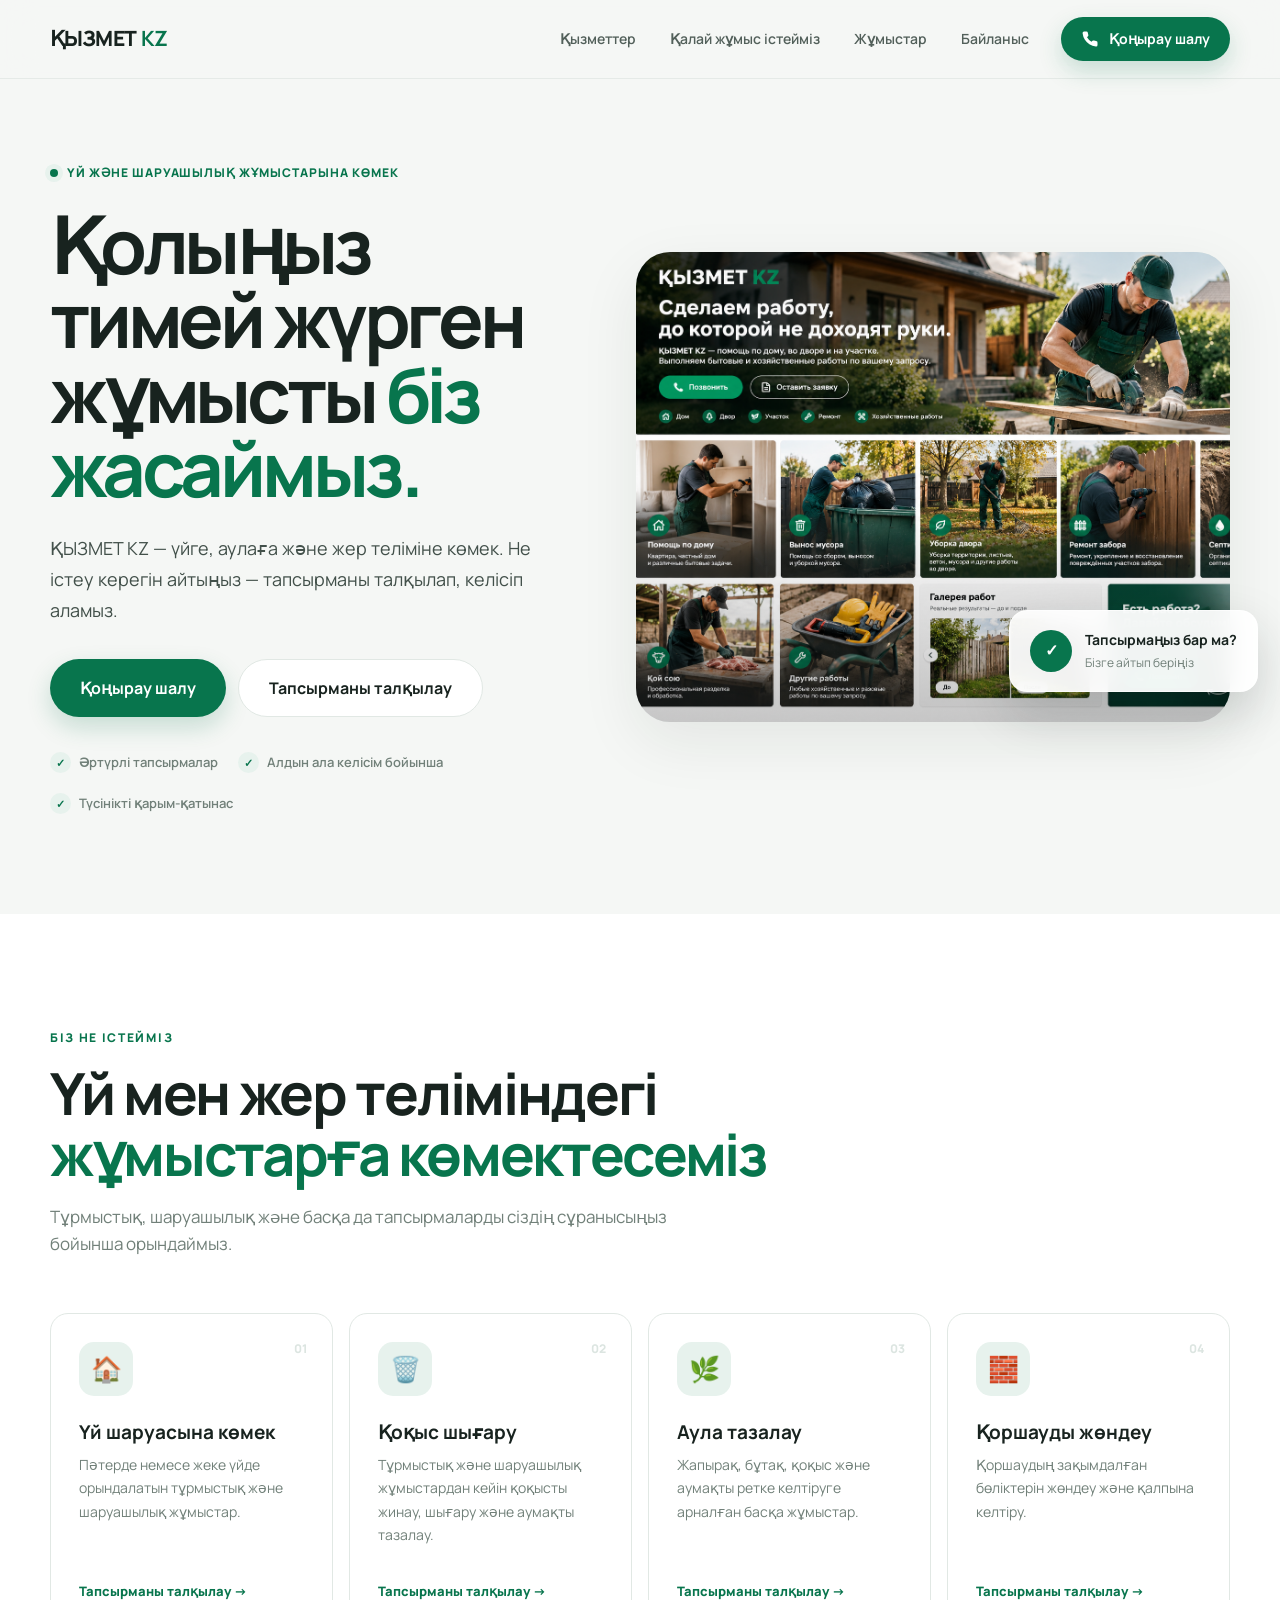
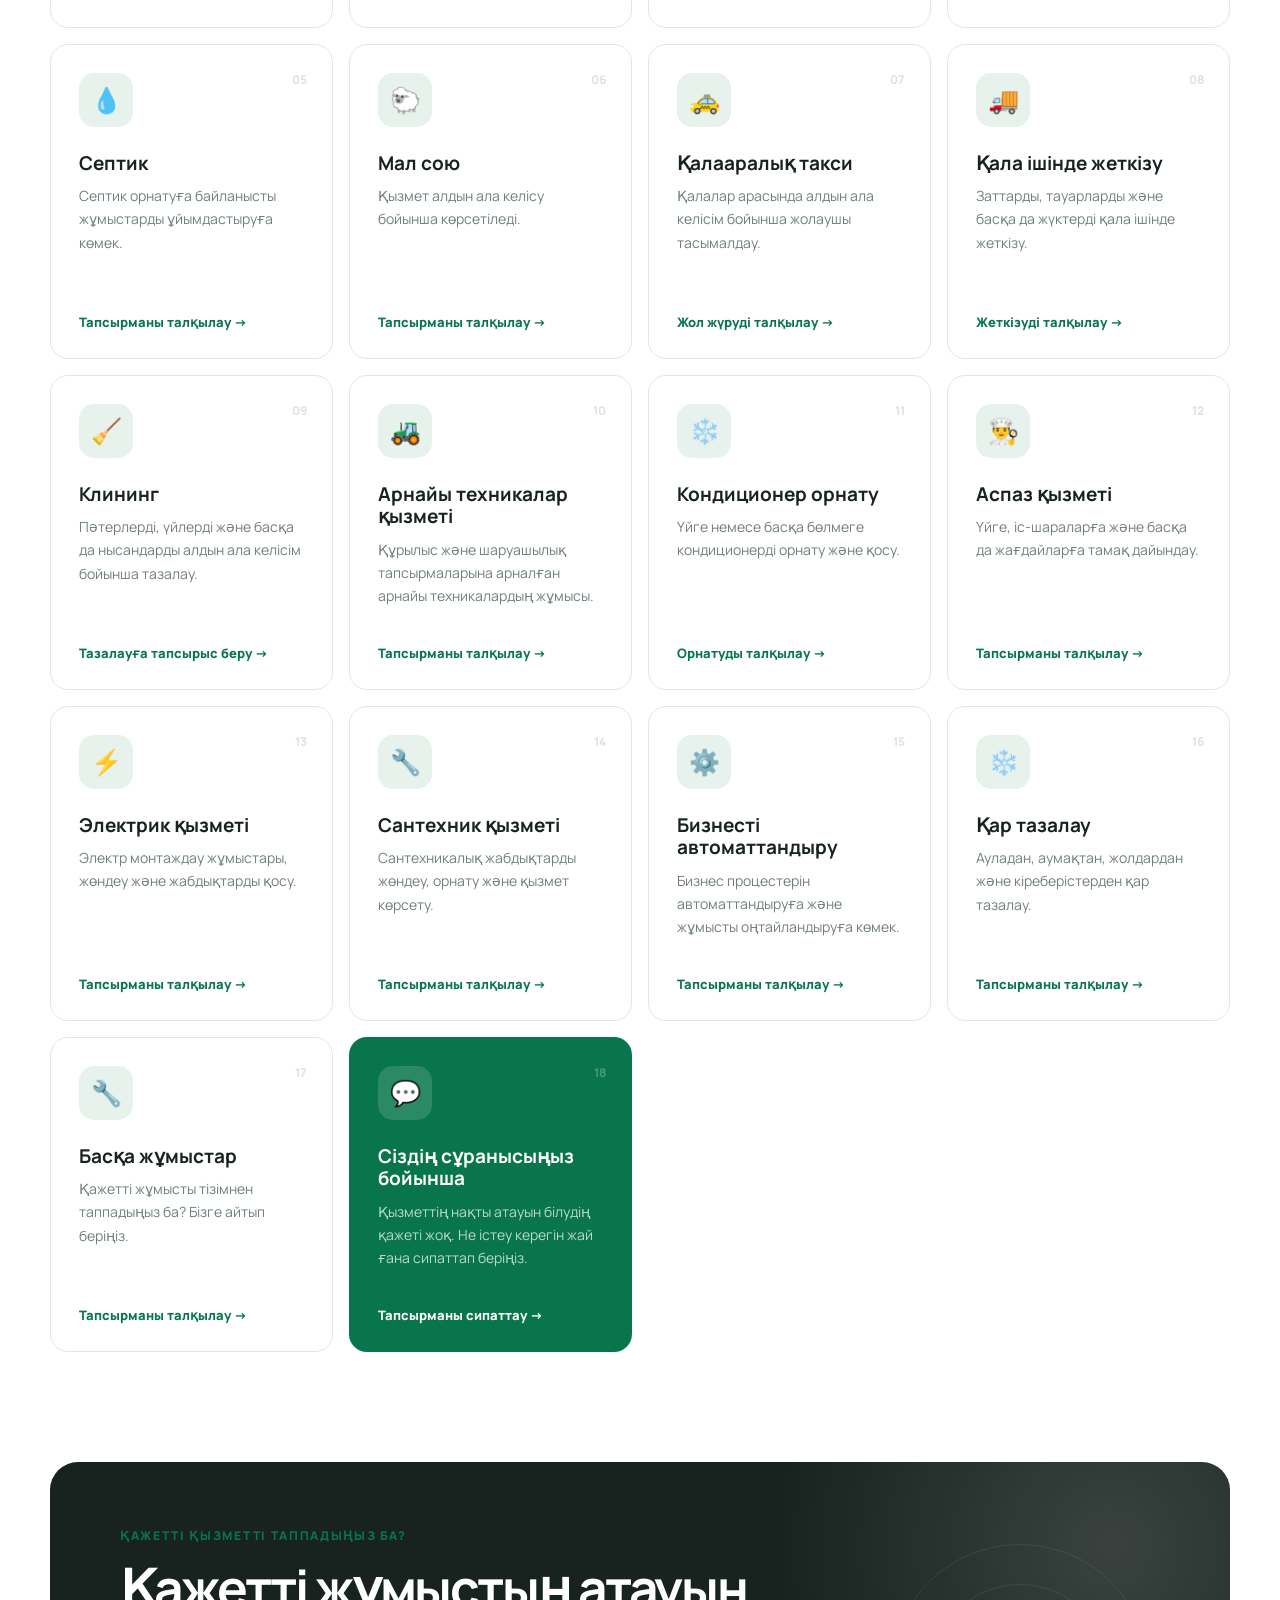
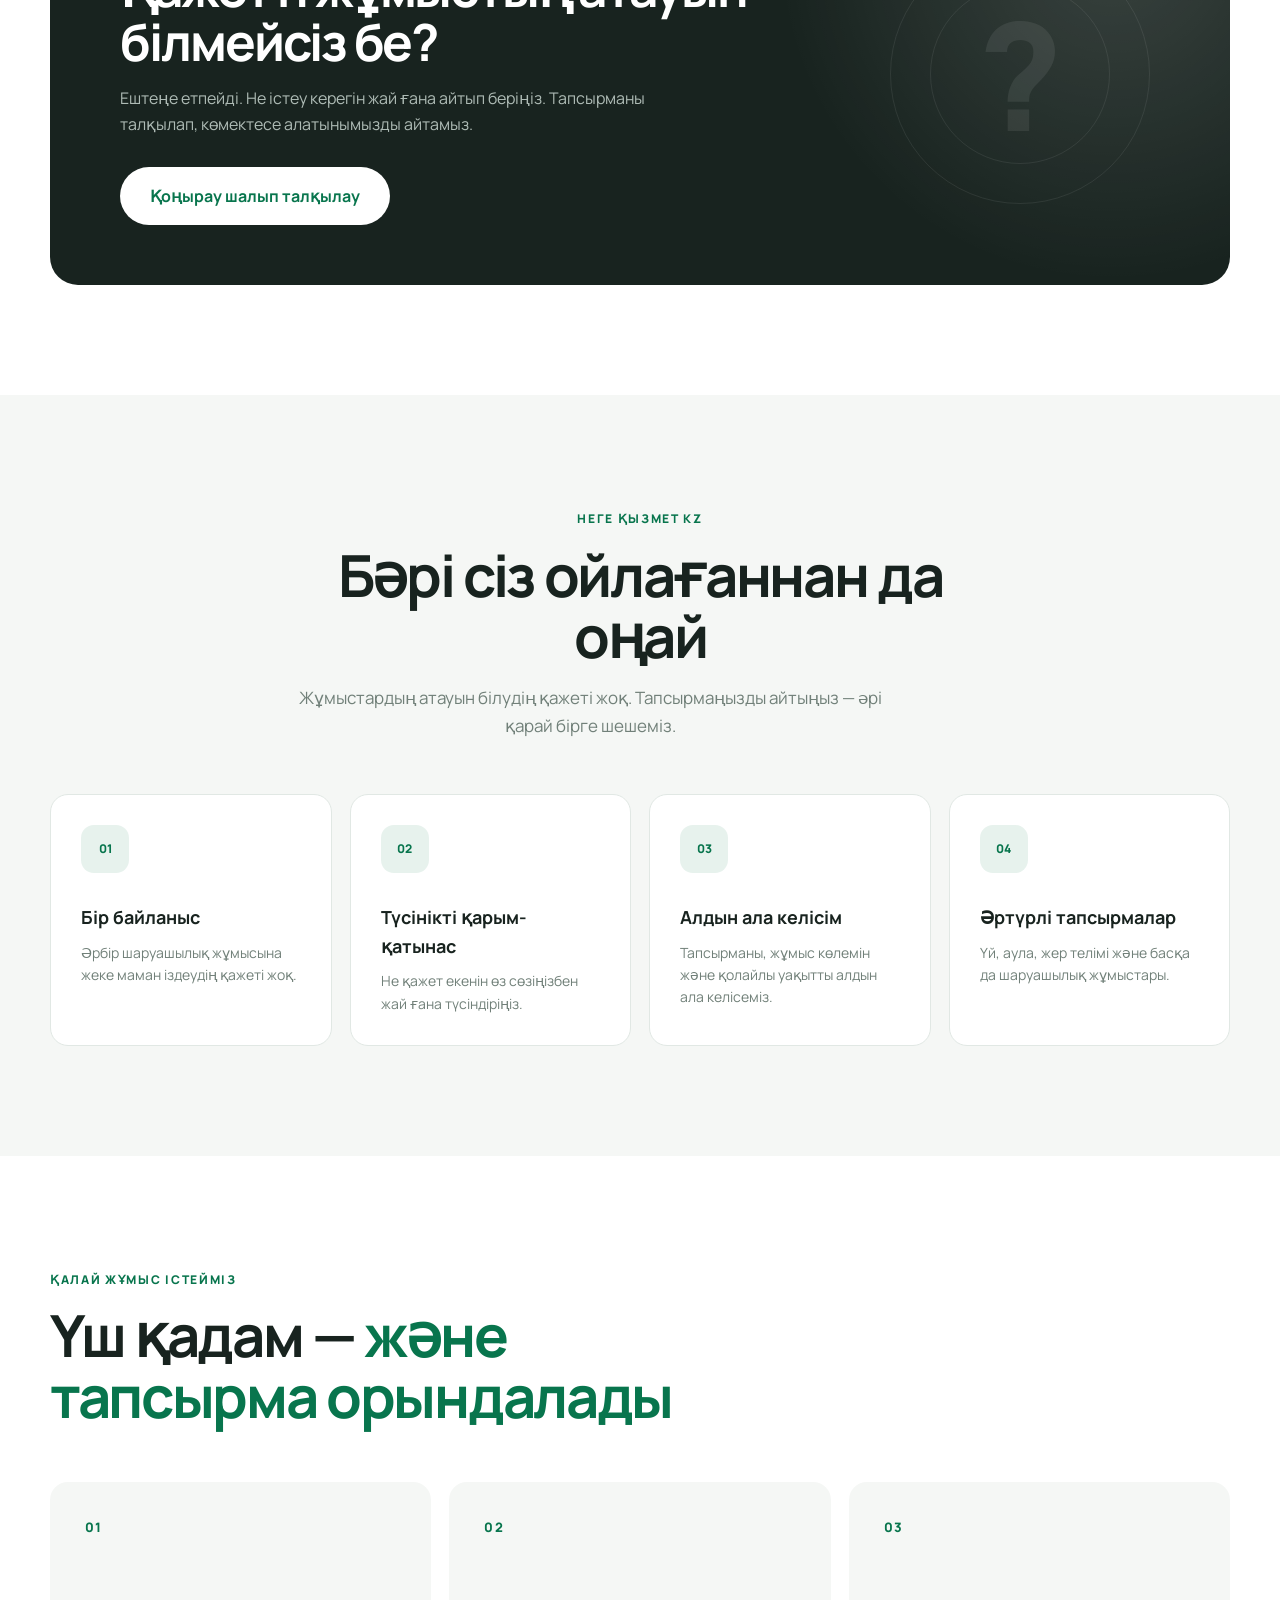
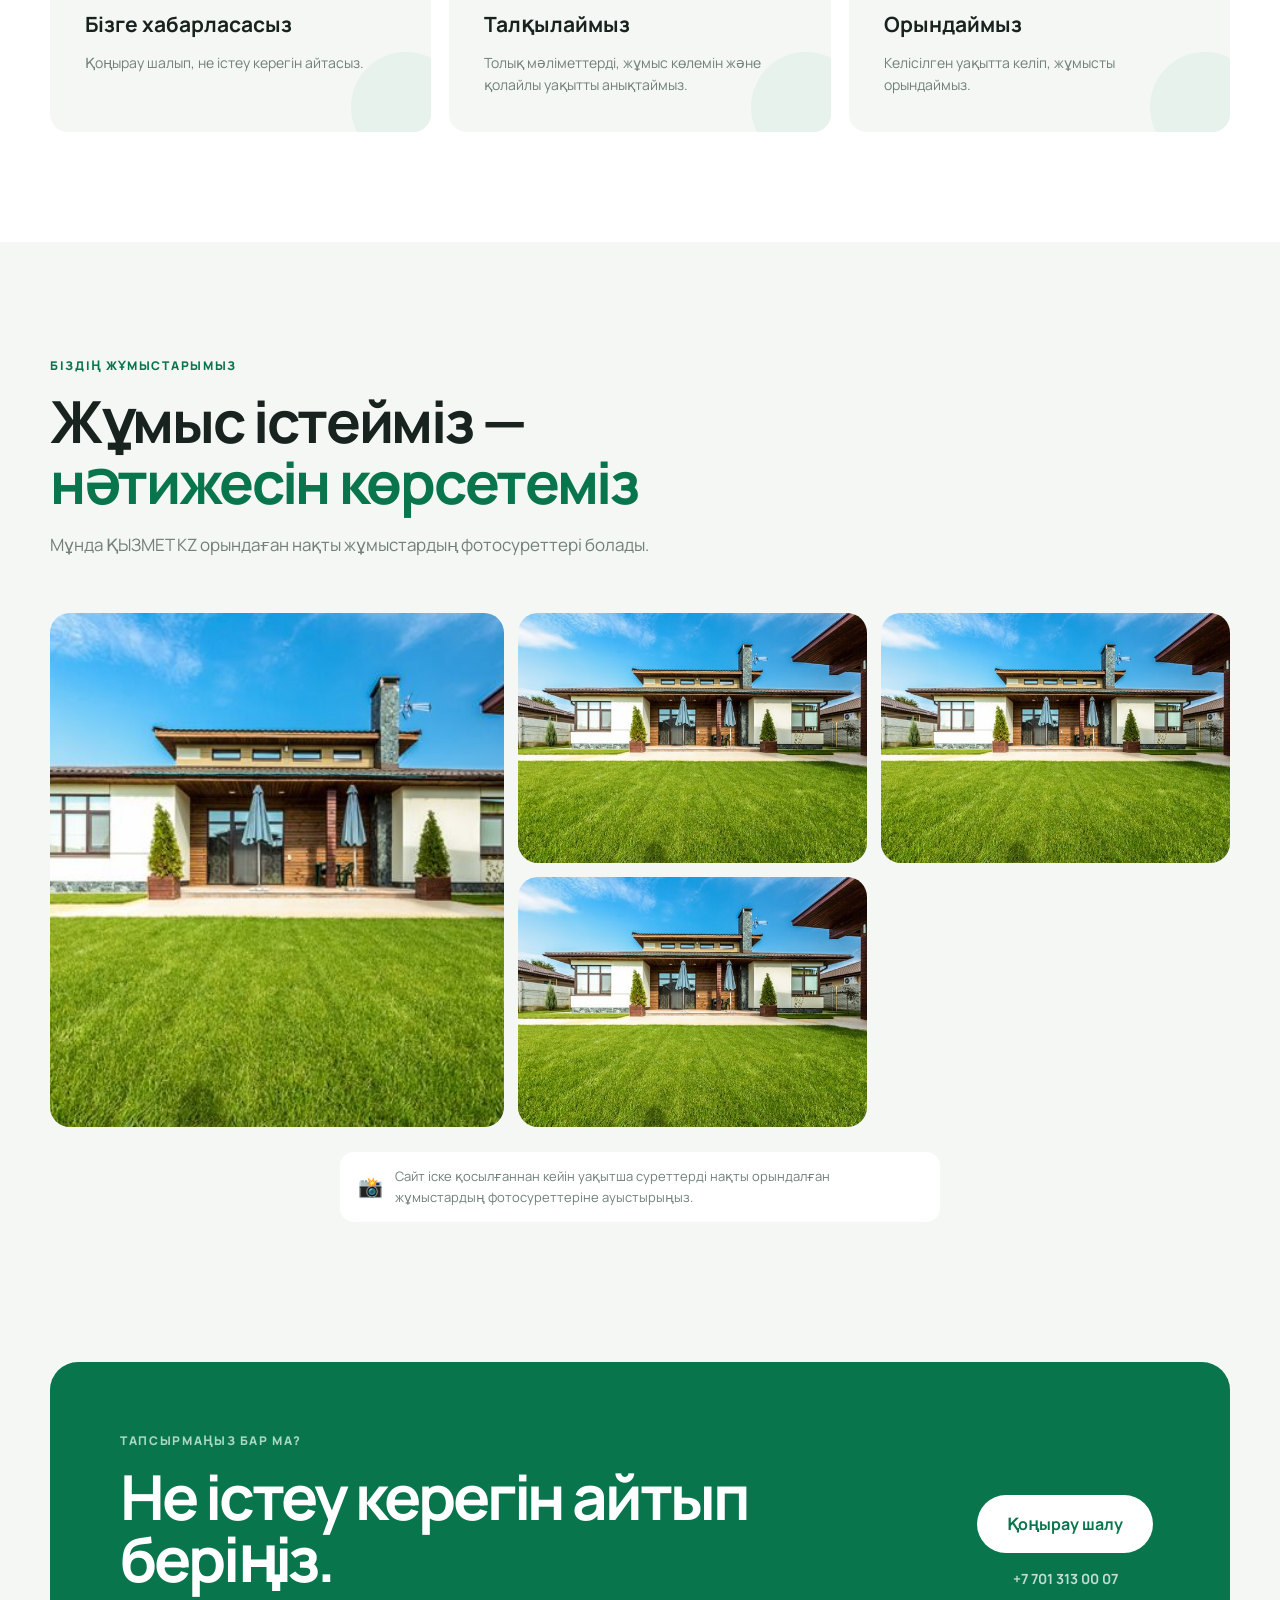
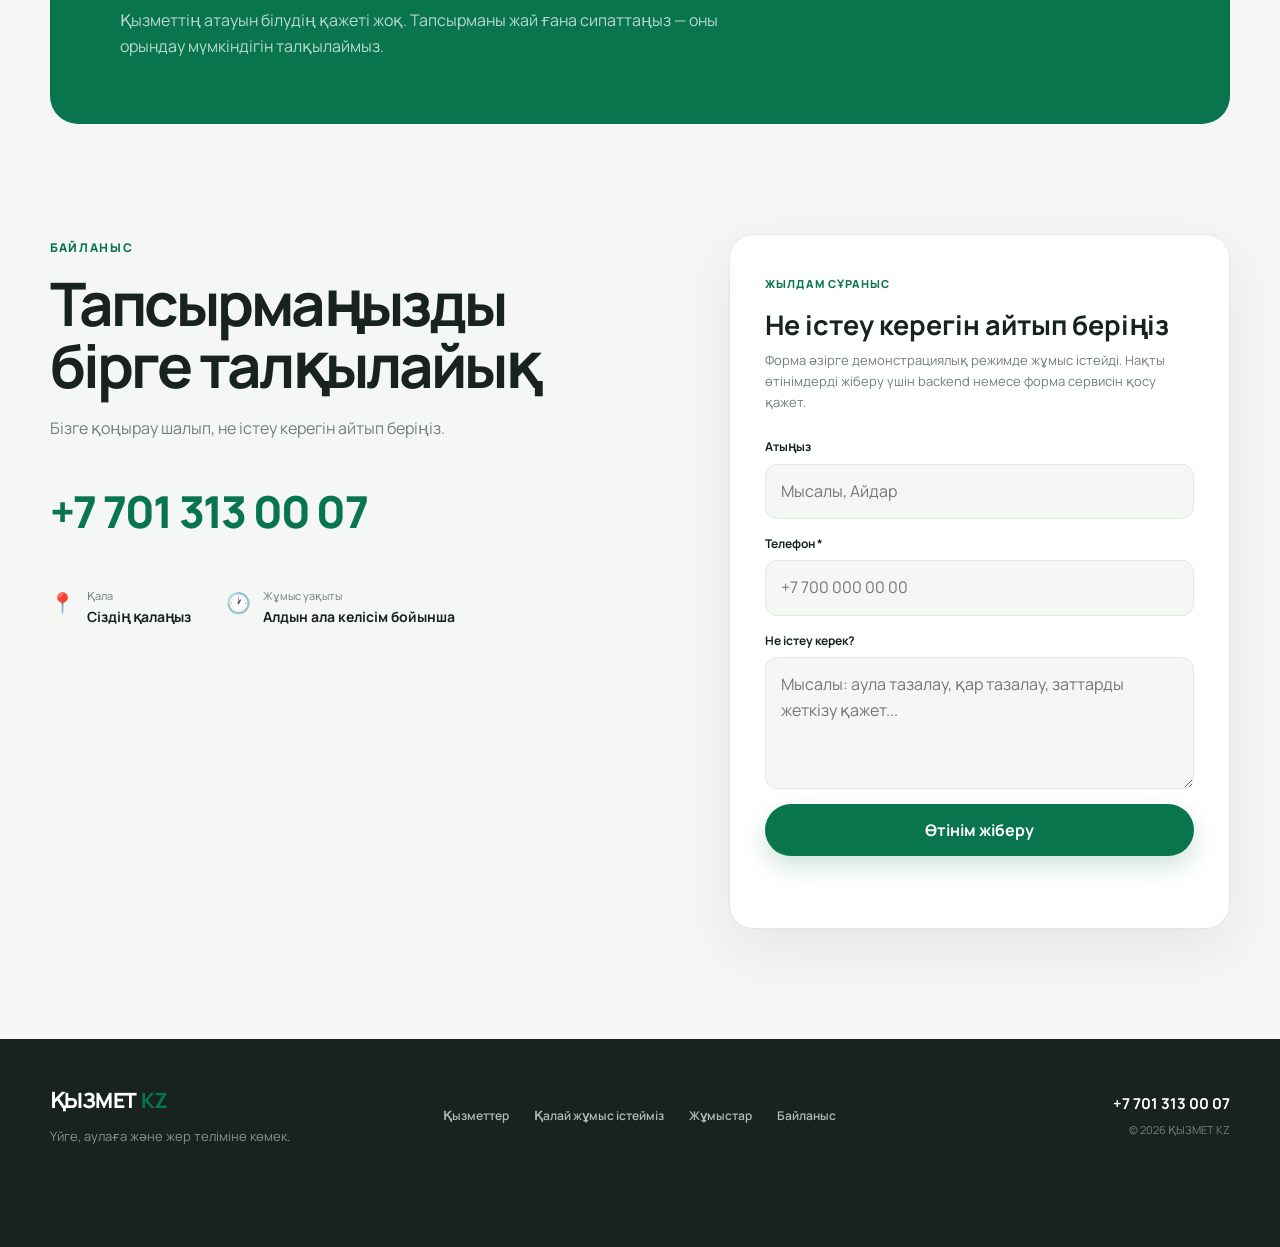
<file: index.html>
<!DOCTYPE html>
<html lang="kk">
<head>
    <meta charset="UTF-8">
    <meta name="viewport" content="width=device-width, initial-scale=1.0">

    <title>ҚЫЗМЕТ KZ — үйге, аулаға және жер теліміне көмек</title>

    <meta
        name="description"
        content="ҚЫЗМЕТ KZ — үй шаруасына көмек, ауланы тазалау, қоқыс шығару, қоршауды жөндеу, жер теліміндегі жұмыстар және басқа да шаруашылық қызметтер."
    >

    <meta name="theme-color" content="#08754D">

    <link rel="icon" href="favicon.svg" type="image/svg+xml">

    <link rel="preconnect" href="https://fonts.googleapis.com">
    <link rel="preconnect" href="https://fonts.gstatic.com" crossorigin>

    <link
        href="https://fonts.googleapis.com/css2?family=Manrope:wght@400;500;600;700;800&display=swap"
        rel="stylesheet"
    >

    <link rel="stylesheet" href="style.css">
</head>

<body>

    <!-- ================= HEADER ================= -->
    <header class="header" id="header">
        <div class="container header__inner">

            <a href="#top" class="logo" aria-label="ҚЫЗМЕТ KZ — басты бетке">
                <span>ҚЫЗМЕТ</span>
                <strong>KZ</strong>
            </a>

            <nav class="nav" id="nav">
                <a href="#services">Қызметтер</a>
                <a href="#how">Қалай жұмыс істейміз</a>
                <a href="#works">Жұмыстар</a>
                <a href="#contacts">Байланыс</a>
            </nav>

            <a
                class="btn btn--primary header__call"
                data-phone
                href="#"
            >
                <svg viewBox="0 0 24 24" aria-hidden="true">
                    <path d="M22 16.92v3a2 2 0 0 1-2.18 2
                    19.79 19.79 0 0 1-8.63-3.07
                    19.5 19.5 0 0 1-6-6
                    19.79 19.79 0 0 1-3.07-8.67
                    A2 2 0 0 1 4.11 2h3a2 2 0 0 1
                    2 1.72c.12.9.33 1.78.62 2.63
                    a2 2 0 0 1-.45 2.11L8 9.73
                    a16 16 0 0 0 6 6l1.27-1.27
                    a2 2 0 0 1 2.11-.45
                    c.85.29 1.73.5 2.63.62
                    A2 2 0 0 1 22 16.92z"/>
                </svg>
                Қоңырау шалу
            </a>

            <button
                class="menu-toggle"
                id="menuToggle"
                type="button"
                aria-label="Мәзірді ашу"
                aria-expanded="false"
            >
                <span></span>
                <span></span>
                <span></span>
            </button>

        </div>
    </header>

    <main id="top">

        <!-- ================= HERO ================= -->
        <section class="hero">
            <div class="container hero__grid">

                <div class="hero__content reveal">

                    <div class="eyebrow">
                        <span class="eyebrow__dot"></span>
                        Үй және шаруашылық жұмыстарына көмек
                    </div>

                    <h1>
                        Қолыңыз тимей жүрген
                        жұмысты
                        <span>біз жасаймыз.</span>
                    </h1>

                    <p class="hero__text">
                        ҚЫЗМЕТ KZ — үйге, аулаға және жер теліміне көмек.
                        Не істеу керегін айтыңыз — тапсырманы талқылап,
                        келісіп аламыз.
                    </p>

                    <div class="hero__actions">
                        <a
                            class="btn btn--primary btn--large"
                            data-phone
                            href="#"
                        >
                            Қоңырау шалу
                        </a>

                        <a
                            class="btn btn--secondary btn--large"
                            href="#contact-form"
                        >
                            Тапсырманы талқылау
                        </a>
                    </div>

                    <div class="hero__trust">

                        <div class="trust-item">
                            <span class="trust-item__icon">✓</span>
                            Әртүрлі тапсырмалар
                        </div>

                        <div class="trust-item">
                            <span class="trust-item__icon">✓</span>
                            Алдын ала келісім бойынша
                        </div>

                        <div class="trust-item">
                            <span class="trust-item__icon">✓</span>
                            Түсінікті қарым-қатынас
                        </div>

                    </div>

                </div>

                <div class="hero__visual reveal reveal--delay">

                    <div class="hero__image">
                        <img
                            src="images/hero.jpg"
                            alt="Жеке үйдің жанындағы шаруашылық жұмыстары"
                        >
                    </div>

                    <div class="hero-card">
                        <div class="hero-card__icon">✓</div>

                        <div>
                            <strong>Тапсырмаңыз бар ма?</strong>
                            <span>Бізге айтып беріңіз</span>
                        </div>
                    </div>

                </div>

            </div>
        </section>

        <!-- ================= SERVICES ================= -->
        <section class="section services" id="services">
            <div class="container">

                <div class="section-heading reveal">
                    <span class="section-label">БІЗ НЕ ІСТЕЙМІЗ</span>

                    <h2>
                        Үй мен жер теліміндегі
                        <span>жұмыстарға көмектесеміз</span>
                    </h2>

                    <p>
                        Тұрмыстық, шаруашылық және басқа да тапсырмаларды
                        сіздің сұранысыңыз бойынша орындаймыз.
                    </p>
                </div>

                <div class="services-grid">

                    <article class="service-card reveal">
                        <div class="service-card__number">01</div>
                        <div class="service-card__icon">🏠</div>

                        <h3>Үй шаруасына көмек</h3>

                        <p>
                            Пәтерде немесе жеке үйде орындалатын
                            тұрмыстық және шаруашылық жұмыстар.
                        </p>

                        <a href="#contact-form">
                            Тапсырманы талқылау →
                        </a>
                    </article>

                    <article class="service-card reveal">
                        <div class="service-card__number">02</div>
                        <div class="service-card__icon">🗑️</div>

                        <h3>Қоқыс шығару</h3>

                        <p>
                            Тұрмыстық және шаруашылық жұмыстардан кейін
                            қоқысты жинау, шығару және аумақты тазалау.
                        </p>

                        <a href="#contact-form">
                            Тапсырманы талқылау →
                        </a>
                    </article>

                    <article class="service-card reveal">
                        <div class="service-card__number">03</div>
                        <div class="service-card__icon">🌿</div>

                        <h3>Аула тазалау</h3>

                        <p>
                            Жапырақ, бұтақ, қоқыс және аумақты
                            ретке келтіруге арналған басқа жұмыстар.
                        </p>

                        <a href="#contact-form">
                            Тапсырманы талқылау →
                        </a>
                    </article>

                    <article class="service-card reveal">
                        <div class="service-card__number">04</div>
                        <div class="service-card__icon">🧱</div>

                        <h3>Қоршауды жөндеу</h3>

                        <p>
                            Қоршаудың зақымдалған бөліктерін
                            жөндеу және қалпына келтіру.
                        </p>

                        <a href="#contact-form">
                            Тапсырманы талқылау →
                        </a>
                    </article>

                    <article class="service-card reveal">
                        <div class="service-card__number">05</div>
                        <div class="service-card__icon">💧</div>

                        <h3>Септик</h3>

                        <p>
                            Септик орнатуға байланысты жұмыстарды
                            ұйымдастыруға көмек.
                        </p>

                        <a href="#contact-form">
                            Тапсырманы талқылау →
                        </a>
                    </article>

                    <article class="service-card reveal">
                        <div class="service-card__number">06</div>
                        <div class="service-card__icon">🐑</div>

                        <h3>Мал сою</h3>

                        <p>
                            Қызмет алдын ала
                            келісу бойынша көрсетіледі.
                        </p>

                        <a href="#contact-form">
                            Тапсырманы талқылау →
                        </a>
                    </article>

                    <article class="service-card reveal">
                        <div class="service-card__number">07</div>
                        <div class="service-card__icon">🚕</div>

                        <h3>Қалааралық такси</h3>

                        <p>
                            Қалалар арасында алдын ала
                            келісім бойынша жолаушы тасымалдау.
                        </p>

                        <a href="#contact-form">
                            Жол жүруді талқылау →
                        </a>
                    </article>

                    <article class="service-card reveal">
                        <div class="service-card__number">08</div>
                        <div class="service-card__icon">🚚</div>

                        <h3>Қала ішінде жеткізу</h3>

                        <p>
                            Заттарды, тауарларды және басқа да
                            жүктерді қала ішінде жеткізу.
                        </p>

                        <a href="#contact-form">
                            Жеткізуді талқылау →
                        </a>
                    </article>

                    <article class="service-card reveal">
                        <div class="service-card__number">09</div>
                        <div class="service-card__icon">🧹</div>

                        <h3>Клининг</h3>

                        <p>
                            Пәтерлерді, үйлерді және басқа да
                            нысандарды алдын ала келісім бойынша тазалау.
                        </p>

                        <a href="#contact-form">
                            Тазалауға тапсырыс беру →
                        </a>
                    </article>

                    <article class="service-card reveal">
                        <div class="service-card__number">10</div>
                        <div class="service-card__icon">🚜</div>

                        <h3>Арнайы техникалар қызметі</h3>

                        <p>
                            Құрылыс және шаруашылық тапсырмаларына
                            арналған арнайы техникалардың жұмысы.
                        </p>

                        <a href="#contact-form">
                            Тапсырманы талқылау →
                        </a>
                    </article>

                    <article class="service-card reveal">
                        <div class="service-card__number">11</div>
                        <div class="service-card__icon">❄️</div>

                        <h3>Кондиционер орнату</h3>

                        <p>
                            Үйге немесе басқа бөлмеге кондиционерді
                            орнату және қосу.
                        </p>

                        <a href="#contact-form">
                            Орнатуды талқылау →
                        </a>
                    </article>

                    <article class="service-card reveal">
                        <div class="service-card__number">12</div>
                        <div class="service-card__icon">👨‍🍳</div>

                        <h3>Аспаз қызметі</h3>

                        <p>
                            Үйге, іс-шараларға және басқа да
                            жағдайларға тамақ дайындау.
                        </p>

                        <a href="#contact-form">
                            Тапсырманы талқылау →
                        </a>
                    </article>

                    <article class="service-card reveal">
                        <div class="service-card__number">13</div>
                        <div class="service-card__icon">⚡</div>

                        <h3>Электрик қызметі</h3>

                        <p>
                            Электр монтаждау жұмыстары, жөндеу
                            және жабдықтарды қосу.
                        </p>

                        <a href="#contact-form">
                            Тапсырманы талқылау →
                        </a>
                    </article>

                    <article class="service-card reveal">
                        <div class="service-card__number">14</div>
                        <div class="service-card__icon">🔧</div>

                        <h3>Сантехник қызметі</h3>

                        <p>
                            Сантехникалық жабдықтарды жөндеу,
                            орнату және қызмет көрсету.
                        </p>

                        <a href="#contact-form">
                            Тапсырманы талқылау →
                        </a>
                    </article>

                    <article class="service-card reveal">
                        <div class="service-card__number">15</div>
                        <div class="service-card__icon">⚙️</div>

                        <h3>Бизнесті автоматтандыру</h3>

                        <p>
                            Бизнес процестерін автоматтандыруға
                            және жұмысты оңтайландыруға көмек.
                        </p>

                        <a href="#contact-form">
                            Тапсырманы талқылау →
                        </a>
                    </article>

                    <article class="service-card reveal">
                        <div class="service-card__number">16</div>
                        <div class="service-card__icon">❄️</div>

                        <h3>Қар тазалау</h3>

                        <p>
                            Ауладан, аумақтан, жолдардан және
                            кіреберістерден қар тазалау.
                        </p>

                        <a href="#contact-form">
                            Тапсырманы талқылау →
                        </a>
                    </article>

                    <article class="service-card reveal">
                        <div class="service-card__number">17</div>
                        <div class="service-card__icon">🔧</div>

                        <h3>Басқа жұмыстар</h3>

                        <p>
                            Қажетті жұмысты тізімнен таппадыңыз ба?
                            Бізге айтып беріңіз.
                        </p>

                        <a href="#contact-form">
                            Тапсырманы талқылау →
                        </a>
                    </article>

                    <article class="service-card service-card--accent reveal">
                        <div class="service-card__number">18</div>
                        <div class="service-card__icon">💬</div>

                        <h3>Сіздің сұранысыңыз бойынша</h3>

                        <p>
                            Қызметтің нақты атауын білудің қажеті жоқ.
                            Не істеу керегін жай ғана сипаттап беріңіз.
                        </p>

                        <a href="#contact-form">
                            Тапсырманы сипаттау →
                        </a>
                    </article>

                </div>
            </div>
        </section>

        <!-- ================= NOT FOUND ================= -->
        <section class="section problem">
            <div class="container">

                <div class="problem__box reveal">

                    <div class="problem__content">
                        <span class="section-label">
                            ҚАЖЕТТІ ҚЫЗМЕТТІ ТАППАДЫҢЫЗ БА?
                        </span>

                        <h2>
                            Қажетті жұмыстың
                            атауын білмейсіз бе?
                        </h2>

                        <p>
                            Ештеңе етпейді. Не істеу керегін
                            жай ғана айтып беріңіз. Тапсырманы талқылап,
                            көмектесе алатынымызды айтамыз.
                        </p>

                        <a
                            href="#"
                            data-phone
                            class="btn btn--light btn--large"
                        >
                            Қоңырау шалып талқылау
                        </a>
                    </div>

                    <div class="problem__shape">
                        <span>?</span>
                    </div>

                </div>

            </div>
        </section>

        <!-- ================= WHY US ================= -->
        <section class="section why">
            <div class="container">

                <div class="section-heading section-heading--center reveal">
                    <span class="section-label">НЕГЕ ҚЫЗМЕТ KZ</span>

                    <h2>
                        Бәрі сіз ойлағаннан да оңай
                    </h2>

                    <p>
                        Жұмыстардың атауын білудің қажеті жоқ.
                        Тапсырмаңызды айтыңыз — әрі қарай бірге шешеміз.
                    </p>
                </div>

                <div class="advantages">

                    <article class="advantage reveal">
                        <div class="advantage__icon">01</div>

                        <h3>Бір байланыс</h3>

                        <p>
                            Әрбір шаруашылық жұмысына жеке
                            маман іздеудің қажеті жоқ.
                        </p>
                    </article>

                    <article class="advantage reveal">
                        <div class="advantage__icon">02</div>

                        <h3>Түсінікті қарым-қатынас</h3>

                        <p>
                            Не қажет екенін өз сөзіңізбен
                            жай ғана түсіндіріңіз.
                        </p>
                    </article>

                    <article class="advantage reveal">
                        <div class="advantage__icon">03</div>

                        <h3>Алдын ала келісім</h3>

                        <p>
                            Тапсырманы, жұмыс көлемін және
                            қолайлы уақытты алдын ала келісеміз.
                        </p>
                    </article>

                    <article class="advantage reveal">
                        <div class="advantage__icon">04</div>

                        <h3>Әртүрлі тапсырмалар</h3>

                        <p>
                            Үй, аула, жер телімі және басқа да
                            шаруашылық жұмыстары.
                        </p>
                    </article>

                </div>
            </div>
        </section>

        <!-- ================= HOW ================= -->
        <section class="section how" id="how">
            <div class="container">

                <div class="section-heading reveal">
                    <span class="section-label">ҚАЛАЙ ЖҰМЫС ІСТЕЙМІЗ</span>

                    <h2>
                        Үш қадам —
                        <span>және тапсырма орындалады</span>
                    </h2>
                </div>

                <div class="steps">

                    <article class="step reveal">
                        <div class="step__number">01</div>

                        <div>
                            <h3>Бізге хабарласасыз</h3>

                            <p>
                                Қоңырау шалып, не істеу
                                керегін айтасыз.
                            </p>
                        </div>
                    </article>

                    <article class="step reveal">
                        <div class="step__number">02</div>

                        <div>
                            <h3>Талқылаймыз</h3>

                            <p>
                                Толық мәліметтерді, жұмыс көлемін
                                және қолайлы уақытты анықтаймыз.
                            </p>
                        </div>
                    </article>

                    <article class="step reveal">
                        <div class="step__number">03</div>

                        <div>
                            <h3>Орындаймыз</h3>

                            <p>
                                Келісілген уақытта келіп,
                                жұмысты орындаймыз.
                            </p>
                        </div>
                    </article>

                </div>

            </div>
        </section>

        <!-- ================= WORKS ================= -->
        <section class="section works" id="works">
            <div class="container">

                <div class="section-heading reveal">
                    <span class="section-label">БІЗДІҢ ЖҰМЫСТАРЫМЫЗ</span>

                    <h2>
                        Жұмыс істейміз —
                        <span>нәтижесін көрсетеміз</span>
                    </h2>

                    <p>
                        Мұнда ҚЫЗМЕТ KZ орындаған нақты
                        жұмыстардың фотосуреттері болады.
                    </p>
                </div>

                <div class="gallery">

                    <div class="gallery__item gallery__item--large reveal">
                        <img
                            src="images/work-01.jpg"
                            alt="Шаруашылық жұмыстары"
                            loading="lazy"
                        >
                    </div>

                    <div class="gallery__item reveal">
                        <img
                            src="images/work-02.jpg"
                            alt="Аумақты тазалау"
                            loading="lazy"
                        >
                    </div>

                    <div class="gallery__item reveal">
                        <img
                            src="images/work-03.jpg"
                            alt="Жөндеу жұмыстары"
                            loading="lazy"
                        >
                    </div>

                    <div class="gallery__item reveal">
                        <img
                            src="images/work-04.jpg"
                            alt="Ауладағы жұмыс"
                            loading="lazy"
                        >
                    </div>

                </div>

                <div class="gallery-note reveal">
                    <span>📸</span>

                    <p>
                        Сайт іске қосылғаннан кейін уақытша суреттерді
                        нақты орындалған жұмыстардың фотосуреттеріне ауыстырыңыз.
                    </p>
                </div>

            </div>
        </section>

        <!-- ================= CTA ================= -->
        <section class="cta">
            <div class="container">

                <div class="cta__inner reveal">

                    <div>
                        <span class="section-label section-label--light">
                            ТАПСЫРМАҢЫЗ БАР МА?
                        </span>

                        <h2>
                            Не істеу керегін
                            айтып беріңіз.
                        </h2>

                        <p>
                            Қызметтің атауын білудің қажеті жоқ.
                            Тапсырманы жай ғана сипаттаңыз —
                            оны орындау мүмкіндігін талқылаймыз.
                        </p>
                    </div>

                    <div class="cta__action">

                        <a
                            href="#"
                            data-phone
                            class="btn btn--light btn--large"
                        >
                            Қоңырау шалу
                        </a>

                        <a
                            href="#contact-form"
                            class="cta__phone"
                            data-phone-display
                        >
                            +7 700 000 00 00
                        </a>

                    </div>

                </div>

            </div>
        </section>

        <!-- ================= CONTACTS ================= -->
        <section class="section contacts" id="contacts">
            <div class="container contacts__grid">

                <div class="contacts__info reveal">

                    <span class="section-label">БАЙЛАНЫС</span>

                    <h2>
                        Тапсырмаңызды
                        бірге талқылайық
                    </h2>

                    <p>
                        Бізге қоңырау шалып,
                        не істеу керегін айтып беріңіз.
                    </p>

                    <a
                        class="contacts__phone"
                        data-phone
                        data-phone-display
                        href="#"
                    ></a>

                    <div class="contact-details">

                        <div class="contact-detail">
                            <span>📍</span>

                            <div>
                                <small>Қала</small>
                                <strong>Сіздің қалаңыз</strong>
                            </div>
                        </div>

                        <div class="contact-detail">
                            <span>🕐</span>

                            <div>
                                <small>Жұмыс уақыты</small>
                                <strong>Алдын ала келісім бойынша</strong>
                            </div>
                        </div>

                    </div>

                </div>

                <div class="contact-form-wrapper reveal" id="contact-form">

                    <div class="contact-form-card">

                        <span class="form-badge">ЖЫЛДАМ СҰРАНЫС</span>

                        <h3>
                            Не істеу керегін
                            айтып беріңіз
                        </h3>

                        <p>
                            Форма әзірге демонстрациялық режимде жұмыс істейді.
                            Нақты өтінімдерді жіберу үшін backend
                            немесе форма сервисін қосу қажет.
                        </p>

                        <form id="requestForm">

                            <label>
                                <span>Атыңыз</span>

                                <input
                                    type="text"
                                    name="name"
                                    placeholder="Мысалы, Айдар"
                                    autocomplete="name"
                                >
                            </label>

                            <label>
                                <span>Телефон *</span>

                                <input
                                    type="tel"
                                    name="phone"
                                    placeholder="+7 700 000 00 00"
                                    autocomplete="tel"
                                    required
                                >
                            </label>

                            <label>
                                <span>Не істеу керек?</span>

                                <textarea
                                    name="message"
                                    rows="4"
                                    placeholder="Мысалы: аула тазалау, қар тазалау, заттарды жеткізу қажет..."
                                ></textarea>
                            </label>

                            <button
                                type="submit"
                                class="btn btn--primary btn--full"
                            >
                                Өтінім жіберу
                            </button>

                            <div
                                class="form-message"
                                id="formMessage"
                                aria-live="polite"
                            ></div>

                        </form>

                    </div>

                </div>

            </div>
        </section>

    </main>

    <!-- ================= FOOTER ================= -->
    <footer class="footer">
        <div class="container footer__inner">

            <div class="footer__brand">

                <a href="#top" class="logo logo--footer">
                    <span>ҚЫЗМЕТ</span>
                    <strong>KZ</strong>
                </a>

                <p>
                    Үйге, аулаға және жер теліміне көмек.
                </p>

            </div>

            <div class="footer__links">
                <a href="#services">Қызметтер</a>
                <a href="#how">Қалай жұмыс істейміз</a>
                <a href="#works">Жұмыстар</a>
                <a href="#contacts">Байланыс</a>
            </div>

            <div class="footer__contact">

                <a
                    href="#"
                    data-phone
                    data-phone-display
                ></a>

                <span>© 2026 ҚЫЗМЕТ KZ</span>

            </div>

        </div>
    </footer>

    <!-- ================= MOBILE CTA ================= -->
    <div class="mobile-cta">

        <a
            href="#"
            data-phone
            class="mobile-cta__call"
        >
            <svg viewBox="0 0 24 24" aria-hidden="true">
                <path d="M22 16.92v3a2 2 0 0 1-2.18 2
                19.79 19.79 0 0 1-8.63-3.07
                19.5 19.5 0 0 1-6-6
                19.79 19.79 0 0 1-3.07-8.67
                A2 2 0 0 1 4.11 2h3a2 2 0 0 1
                2 1.72c.12.9.33 1.78.62 2.63
                a2 2 0 0 1-.45 2.11L8 9.73
                a16 16 0 0 0 6 6l1.27-1.27
                a2 2 0 0 1 2.11-.45
                c.85.29 1.73.5 2.63.62
                A2 2 0 0 1 22 16.92z"/>
            </svg>

            Қоңырау шалу
        </a>

        <a
            href="#contact-form"
            class="mobile-cta__form"
        >
            Талқылау
        </a>

    </div>

    <script src="script.js"></script>

</body>
</html>
</file>
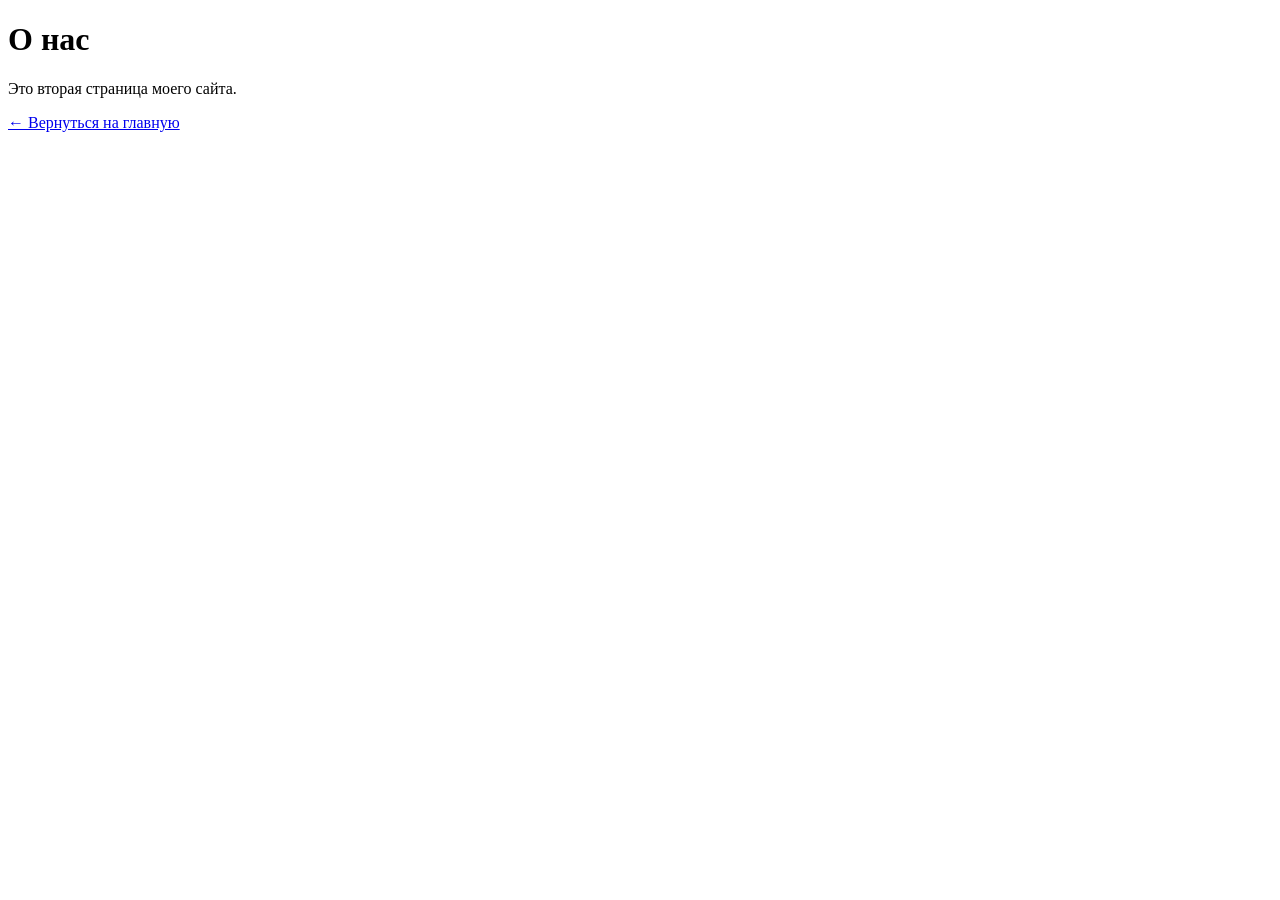
<file: about.html>
<!DOCTYPE html>
<html lang="ru">
<head>
    <meta charset="UTF-8">
    <meta name="viewport" content="width=device-width, initial-scale=1.0">
    <title>О нас</title>
</head>
<body>

    <h1>О нас</h1>
    <p>Это вторая страница моего сайта.</p>

    <a href="index.html">← Вернуться на главную</a>

</body>
</html>
</file>
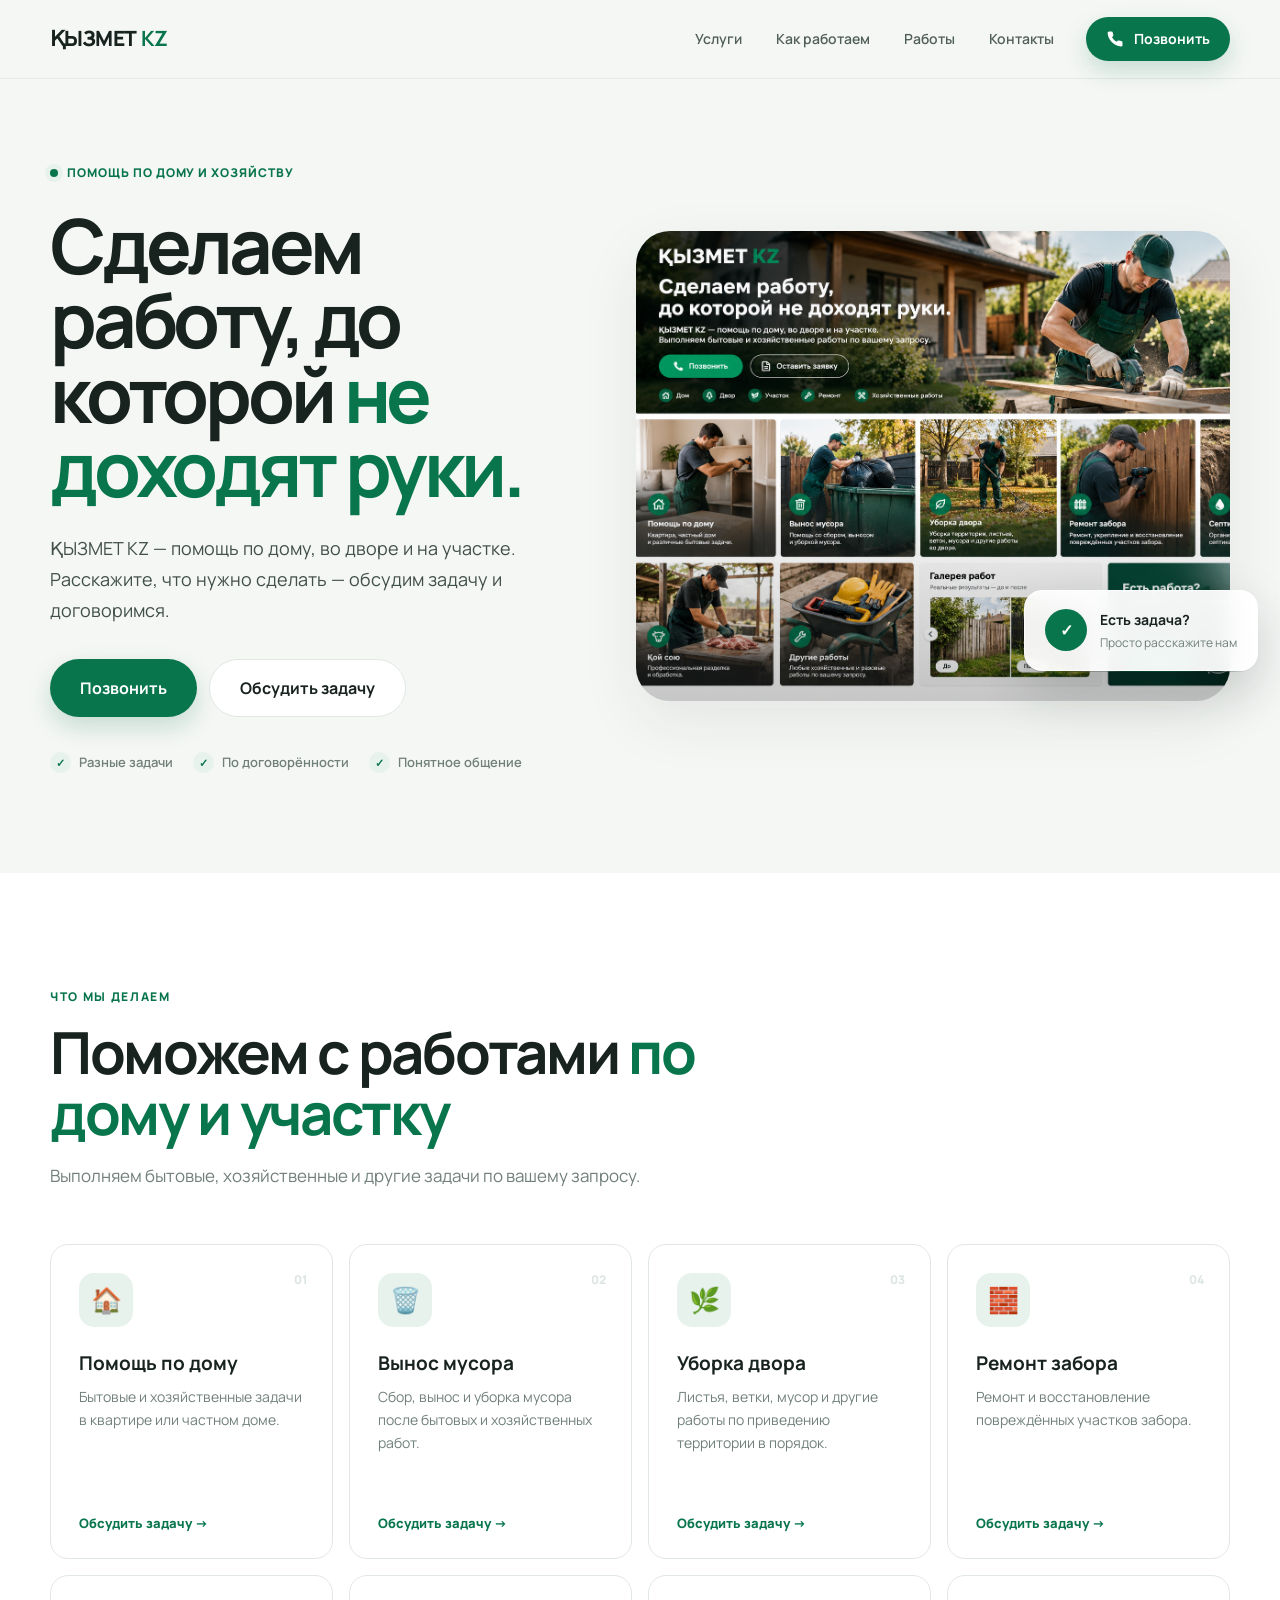
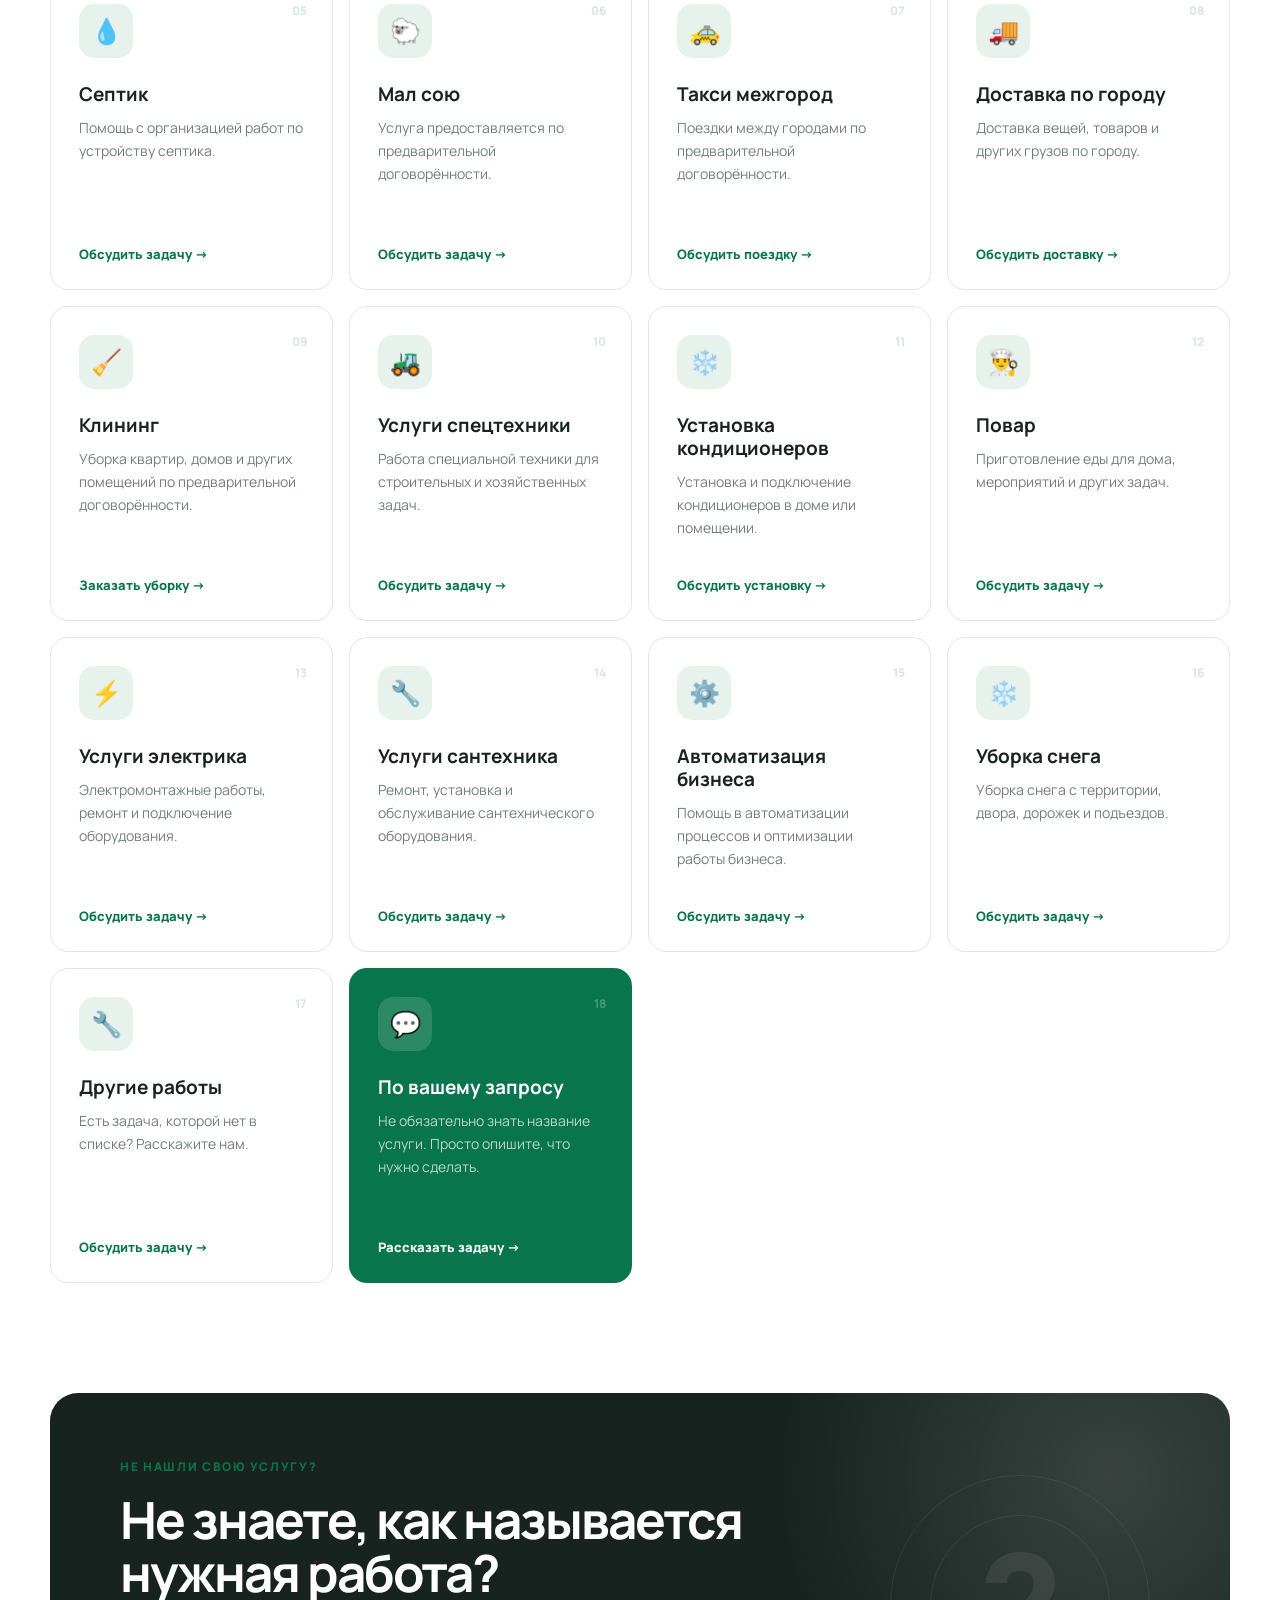
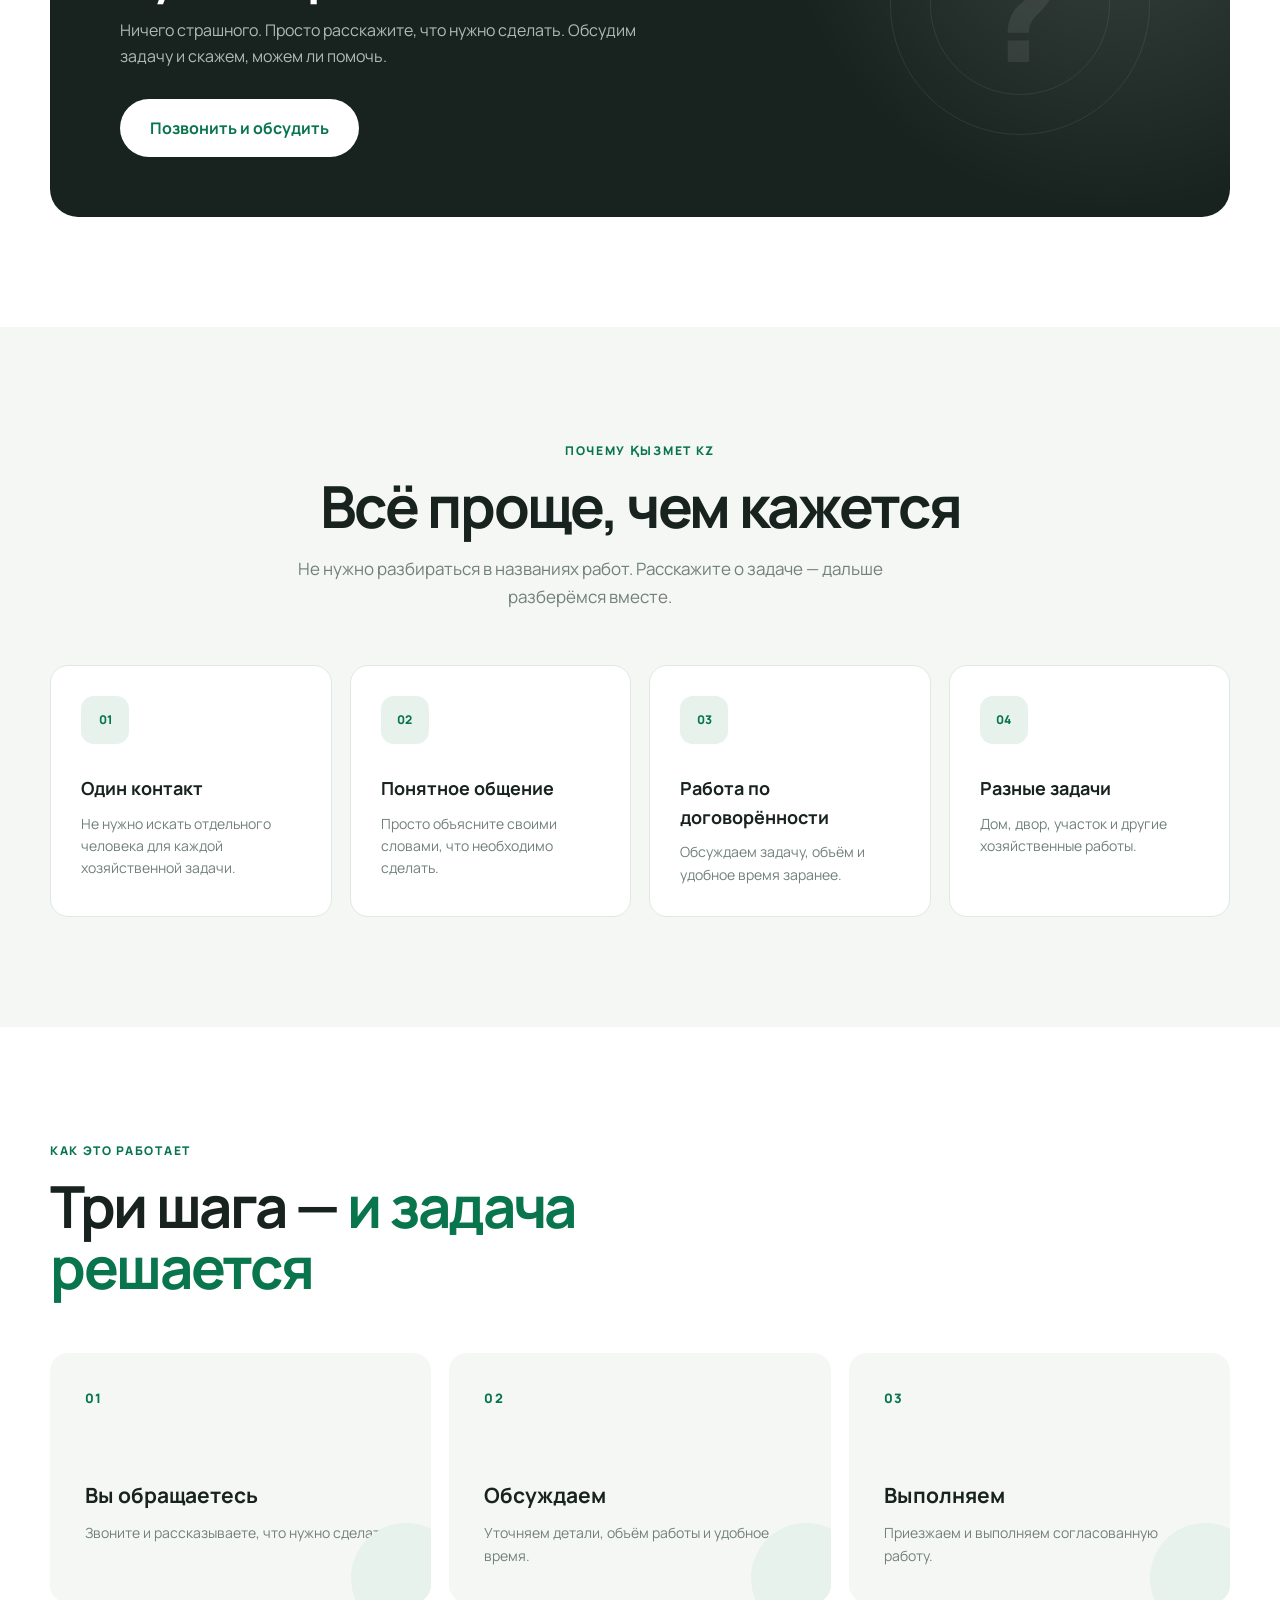
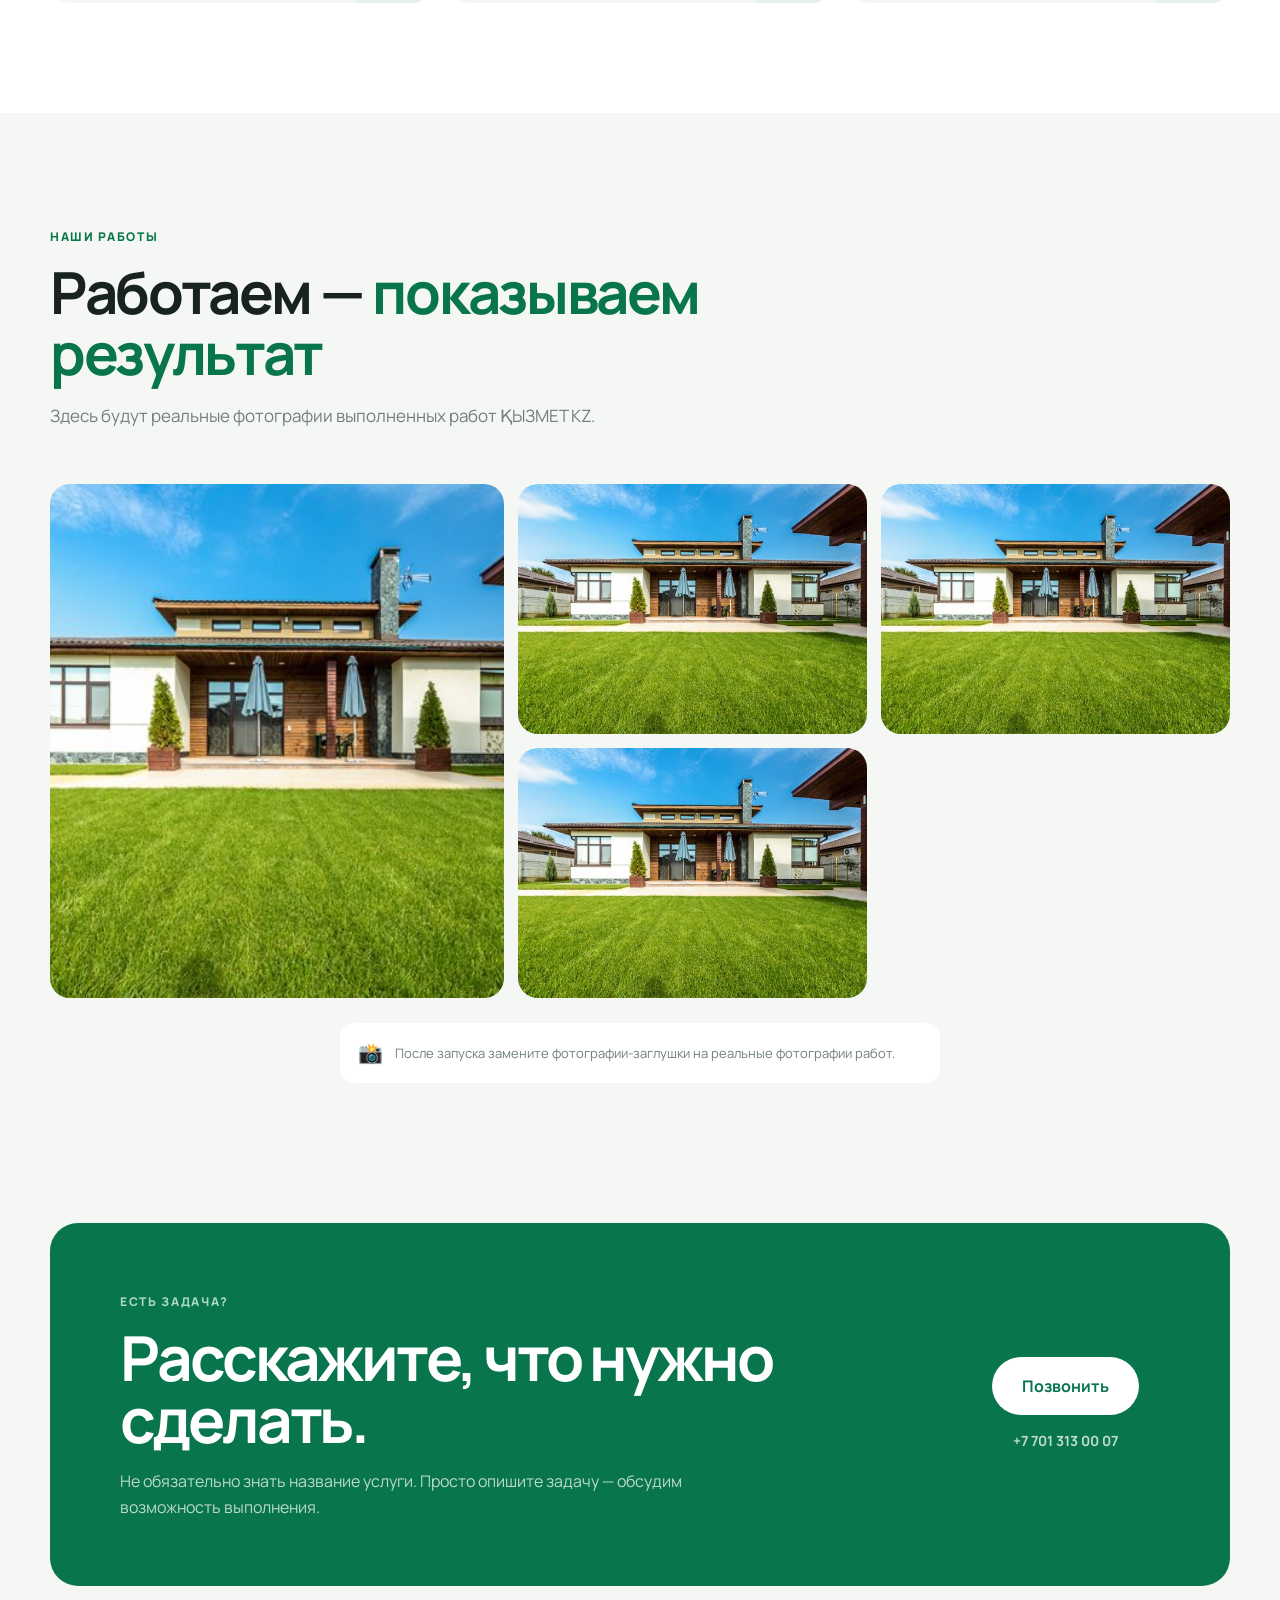
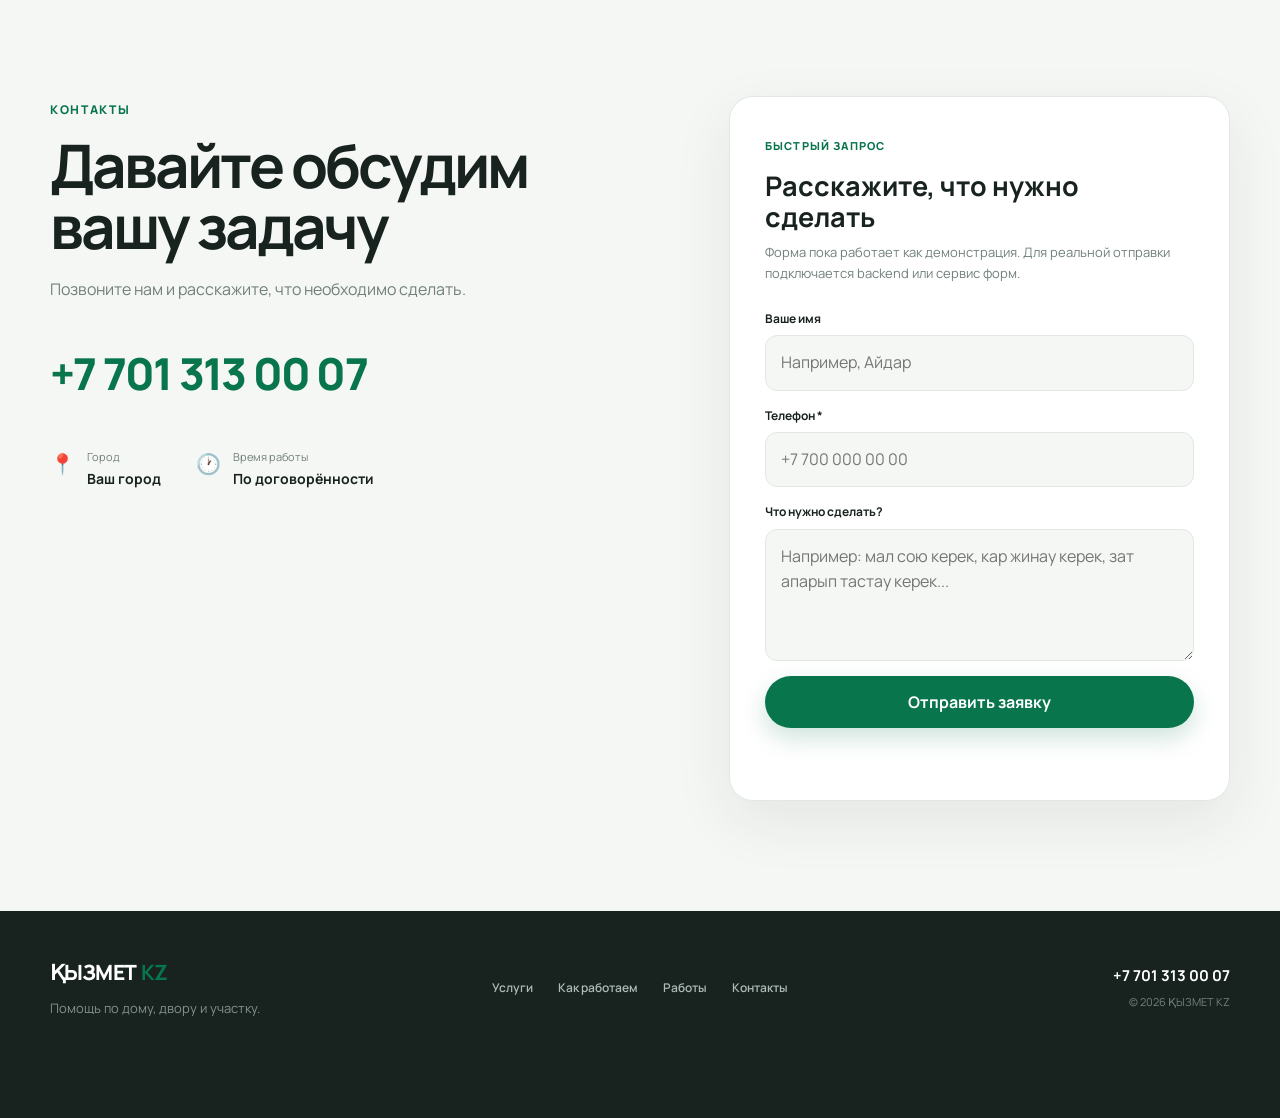
<file: index-ru.html>
<!DOCTYPE html>
<html lang="ru">
<head>
    <meta charset="UTF-8">

    <meta
        name="viewport"
        content="width=device-width, initial-scale=1.0"
    >

    <title>ҚЫЗМЕТ KZ — помощь по дому, двору и участку</title>

    <meta
        name="description"
        content="ҚЫЗМЕТ KZ — помощь по дому, уборка двора, вынос мусора, ремонт забора, работы на участке и другие хозяйственные задачи."
    >

    <meta name="theme-color" content="#08754D">

    <link rel="icon" href="favicon.svg" type="image/svg+xml">

    <link rel="preconnect" href="https://fonts.googleapis.com">
    <link rel="preconnect" href="https://fonts.gstatic.com" crossorigin>

    <link
        href="https://fonts.googleapis.com/css2?family=Manrope:wght@400;500;600;700;800&display=swap"
        rel="stylesheet"
    >

    <link rel="stylesheet" href="style.css">
</head>

<body>

<!-- ================= HEADER ================= -->

<header class="header" id="header">
    <div class="container header__inner">

        <a href="#top" class="logo" aria-label="ҚЫЗМЕТ KZ — на главную">
            <span>ҚЫЗМЕТ</span>
            <strong>KZ</strong>
        </a>

        <nav class="nav" id="nav">
            <a href="#services">Услуги</a>
            <a href="#how">Как работаем</a>
            <a href="#works">Работы</a>
            <a href="#contacts">Контакты</a>
        </nav>

        <a
            class="btn btn--primary header__call"
            data-phone
            href="#"
        >
            <svg viewBox="0 0 24 24" aria-hidden="true">
                <path d="M22 16.92v3a2 2 0 0 1-2.18 2
                19.79 19.79 0 0 1-8.63-3.07
                19.5 19.5 0 0 1-6-6
                19.79 19.79 0 0 1-3.07-8.67
                A2 2 0 0 1 4.11 2h3a2 2 0 0 1
                2 1.72c.12.9.33 1.78.62 2.63
                a2 2 0 0 1-.45 2.11L8 9.73
                a16 16 0 0 0 6 6l1.27-1.27
                a2 2 0 0 1 2.11-.45
                c.85.29 1.73.5 2.63.62
                A2 2 0 0 1 22 16.92z"/>
            </svg>
            Позвонить
        </a>

        <button
            class="menu-toggle"
            id="menuToggle"
            type="button"
            aria-label="Открыть меню"
            aria-expanded="false"
        >
            <span></span>
            <span></span>
            <span></span>
        </button>

    </div>
</header>


<main id="top">

<!-- ================= HERO ================= -->

<section class="hero">
    <div class="container hero__grid">

        <div class="hero__content reveal">

            <div class="eyebrow">
                <span class="eyebrow__dot"></span>
                Помощь по дому и хозяйству
            </div>

            <h1>
                Сделаем работу,
                до которой
                <span>не доходят руки.</span>
            </h1>

            <p class="hero__text">
                ҚЫЗМЕТ KZ — помощь по дому, во дворе и на участке.
                Расскажите, что нужно сделать — обсудим задачу
                и договоримся.
            </p>

            <div class="hero__actions">
                <a
                    class="btn btn--primary btn--large"
                    data-phone
                    href="#"
                >
                    Позвонить
                </a>

                <a
                    class="btn btn--secondary btn--large"
                    href="#contact-form"
                >
                    Обсудить задачу
                </a>
            </div>

            <div class="hero__trust">
                <div class="trust-item">
                    <span class="trust-item__icon">✓</span>
                    Разные задачи
                </div>

                <div class="trust-item">
                    <span class="trust-item__icon">✓</span>
                    По договорённости
                </div>

                <div class="trust-item">
                    <span class="trust-item__icon">✓</span>
                    Понятное общение
                </div>
            </div>

        </div>

        <div class="hero__visual reveal reveal--delay">

            <div class="hero__image">
                <img
                    src="images/hero.jpg"
                    alt="Работа по хозяйству возле частного дома"
                >
            </div>

            <div class="hero-card">
                <div class="hero-card__icon">✓</div>

                <div>
                    <strong>Есть задача?</strong>
                    <span>Просто расскажите нам</span>
                </div>
            </div>

        </div>

    </div>
</section>

<!-- ================= SERVICES ================= -->

<section class="section services" id="services">
    <div class="container">

        <div class="section-heading reveal">
            <span class="section-label">ЧТО МЫ ДЕЛАЕМ</span>

            <h2>
                Поможем с работами
                <span>по дому и участку</span>
            </h2>

            <p>
                Выполняем бытовые, хозяйственные и другие задачи
                по вашему запросу.
            </p>
        </div>

        <div class="services-grid">

            <article class="service-card reveal">
                <div class="service-card__number">01</div>
                <div class="service-card__icon">🏠</div>

                <h3>Помощь по дому</h3>

                <p>
                    Бытовые и хозяйственные задачи
                    в квартире или частном доме.
                </p>

                <a href="#contact-form">
                    Обсудить задачу →
                </a>
            </article>


            <article class="service-card reveal">
                <div class="service-card__number">02</div>
                <div class="service-card__icon">🗑️</div>

                <h3>Вынос мусора</h3>

                <p>
                    Сбор, вынос и уборка мусора
                    после бытовых и хозяйственных работ.
                </p>

                <a href="#contact-form">
                    Обсудить задачу →
                </a>
            </article>


            <article class="service-card reveal">
                <div class="service-card__number">03</div>
                <div class="service-card__icon">🌿</div>

                <h3>Уборка двора</h3>

                <p>
                    Листья, ветки, мусор и другие работы
                    по приведению территории в порядок.
                </p>

                <a href="#contact-form">
                    Обсудить задачу →
                </a>
            </article>


            <article class="service-card reveal">
                <div class="service-card__number">04</div>
                <div class="service-card__icon">🧱</div>

                <h3>Ремонт забора</h3>

                <p>
                    Ремонт и восстановление повреждённых
                    участков забора.
                </p>

                <a href="#contact-form">
                    Обсудить задачу →
                </a>
            </article>


            <article class="service-card reveal">
                <div class="service-card__number">05</div>
                <div class="service-card__icon">💧</div>

                <h3>Септик</h3>

                <p>
                    Помощь с организацией работ
                    по устройству септика.
                </p>

                <a href="#contact-form">
                    Обсудить задачу →
                </a>
            </article>


            <article class="service-card reveal">
                <div class="service-card__number">06</div>
                <div class="service-card__icon">🐑</div>

                <h3>Мал сою</h3>

                <p>
                    Услуга предоставляется
                    по предварительной договорённости.
                </p>

                <a href="#contact-form">
                    Обсудить задачу →
                </a>
            </article>


            <article class="service-card reveal">
                <div class="service-card__number">07</div>
                <div class="service-card__icon">🚕</div>

                <h3>Такси межгород</h3>

                <p>
                    Поездки между городами
                    по предварительной договорённости.
                </p>

                <a href="#contact-form">
                    Обсудить поездку →
                </a>
            </article>


            <article class="service-card reveal">
                <div class="service-card__number">08</div>
                <div class="service-card__icon">🚚</div>

                <h3>Доставка по городу</h3>

                <p>
                    Доставка вещей, товаров и других грузов
                    по городу.
                </p>

                <a href="#contact-form">
                    Обсудить доставку →
                </a>
            </article>


            <article class="service-card reveal">
                <div class="service-card__number">09</div>
                <div class="service-card__icon">🧹</div>

                <h3>Клининг</h3>

                <p>
                    Уборка квартир, домов и других помещений
                    по предварительной договорённости.
                </p>

                <a href="#contact-form">
                    Заказать уборку →
                </a>
            </article>


            <article class="service-card reveal">
                <div class="service-card__number">10</div>
                <div class="service-card__icon">🚜</div>

                <h3>Услуги спецтехники</h3>

                <p>
                    Работа специальной техники
                    для строительных и хозяйственных задач.
                </p>

                <a href="#contact-form">
                    Обсудить задачу →
                </a>
            </article>


            <article class="service-card reveal">
                <div class="service-card__number">11</div>
                <div class="service-card__icon">❄️</div>

                <h3>Установка кондиционеров</h3>

                <p>
                    Установка и подключение кондиционеров
                    в доме или помещении.
                </p>

                <a href="#contact-form">
                    Обсудить установку →
                </a>
            </article>


            <article class="service-card reveal">
                <div class="service-card__number">12</div>
                <div class="service-card__icon">👨‍🍳</div>

                <h3>Повар</h3>

                <p>
                    Приготовление еды для дома,
                    мероприятий и других задач.
                </p>

                <a href="#contact-form">
                    Обсудить задачу →
                </a>
            </article>


            <article class="service-card reveal">
                <div class="service-card__number">13</div>
                <div class="service-card__icon">⚡</div>

                <h3>Услуги электрика</h3>

                <p>
                    Электромонтажные работы, ремонт
                    и подключение оборудования.
                </p>

                <a href="#contact-form">
                    Обсудить задачу →
                </a>
            </article>


            <article class="service-card reveal">
                <div class="service-card__number">14</div>
                <div class="service-card__icon">🔧</div>

                <h3>Услуги сантехника</h3>

                <p>
                    Ремонт, установка и обслуживание
                    сантехнического оборудования.
                </p>

                <a href="#contact-form">
                    Обсудить задачу →
                </a>
            </article>


            <article class="service-card reveal">
                <div class="service-card__number">15</div>
                <div class="service-card__icon">⚙️</div>

                <h3>Автоматизация бизнеса</h3>

                <p>
                    Помощь в автоматизации процессов
                    и оптимизации работы бизнеса.
                </p>

                <a href="#contact-form">
                    Обсудить задачу →
                </a>
            </article>


            <article class="service-card reveal">
                <div class="service-card__number">16</div>
                <div class="service-card__icon">❄️</div>

                <h3>Уборка снега</h3>

                <p>
                    Уборка снега с территории,
                    двора, дорожек и подъездов.
                </p>

                <a href="#contact-form">
                    Обсудить задачу →
                </a>
            </article>


            <article class="service-card reveal">
                <div class="service-card__number">17</div>
                <div class="service-card__icon">🔧</div>

                <h3>Другие работы</h3>

                <p>
                    Есть задача, которой нет
                    в списке? Расскажите нам.
                </p>

                <a href="#contact-form">
                    Обсудить задачу →
                </a>
            </article>


            <article class="service-card service-card--accent reveal">
                <div class="service-card__number">18</div>
                <div class="service-card__icon">💬</div>

                <h3>По вашему запросу</h3>

                <p>
                    Не обязательно знать название услуги.
                    Просто опишите, что нужно сделать.
                </p>

                <a href="#contact-form">
                    Рассказать задачу →
                </a>
            </article>

        </div>
    </div>
</section>


<!-- ================= NOT FOUND ================= -->

<section class="section problem">
    <div class="container">

        <div class="problem__box reveal">

            <div class="problem__content">
                <span class="section-label">НЕ НАШЛИ СВОЮ УСЛУГУ?</span>

                <h2>
                    Не знаете, как называется
                    нужная работа?
                </h2>

                <p>
                    Ничего страшного. Просто расскажите,
                    что нужно сделать. Обсудим задачу
                    и скажем, можем ли помочь.
                </p>

                <a
                    href="#"
                    data-phone
                    class="btn btn--light btn--large"
                >
                    Позвонить и обсудить
                </a>
            </div>

            <div class="problem__shape">
                <span>?</span>
            </div>

        </div>

    </div>
</section>


<!-- ================= WHY US ================= -->

<section class="section why">
    <div class="container">

        <div class="section-heading section-heading--center reveal">
            <span class="section-label">ПОЧЕМУ ҚЫЗМЕТ KZ</span>

            <h2>
                Всё проще, чем кажется
            </h2>

            <p>
                Не нужно разбираться в названиях работ.
                Расскажите о задаче — дальше разберёмся вместе.
            </p>
        </div>

        <div class="advantages">

            <article class="advantage reveal">
                <div class="advantage__icon">01</div>
                <h3>Один контакт</h3>
                <p>
                    Не нужно искать отдельного человека
                    для каждой хозяйственной задачи.
                </p>
            </article>

            <article class="advantage reveal">
                <div class="advantage__icon">02</div>
                <h3>Понятное общение</h3>
                <p>
                    Просто объясните своими словами,
                    что необходимо сделать.
                </p>
            </article>

            <article class="advantage reveal">
                <div class="advantage__icon">03</div>
                <h3>Работа по договорённости</h3>
                <p>
                    Обсуждаем задачу, объём и удобное
                    время заранее.
                </p>
            </article>

            <article class="advantage reveal">
                <div class="advantage__icon">04</div>
                <h3>Разные задачи</h3>
                <p>
                    Дом, двор, участок и другие
                    хозяйственные работы.
                </p>
            </article>

        </div>
    </div>
</section>


<!-- ================= HOW ================= -->

<section class="section how" id="how">
    <div class="container">

        <div class="section-heading reveal">
            <span class="section-label">КАК ЭТО РАБОТАЕТ</span>

            <h2>
                Три шага —
                <span>и задача решается</span>
            </h2>
        </div>

        <div class="steps">

            <article class="step reveal">
                <div class="step__number">01</div>

                <div>
                    <h3>Вы обращаетесь</h3>
                    <p>
                        Звоните и рассказываете,
                        что нужно сделать.
                    </p>
                </div>
            </article>

            <article class="step reveal">
                <div class="step__number">02</div>

                <div>
                    <h3>Обсуждаем</h3>
                    <p>
                        Уточняем детали, объём работы
                        и удобное время.
                    </p>
                </div>
            </article>

            <article class="step reveal">
                <div class="step__number">03</div>

                <div>
                    <h3>Выполняем</h3>
                    <p>
                        Приезжаем и выполняем
                        согласованную работу.
                    </p>
                </div>
            </article>

        </div>

    </div>
</section>


<!-- ================= WORKS ================= -->

<section class="section works" id="works">
    <div class="container">

        <div class="section-heading reveal">
            <span class="section-label">НАШИ РАБОТЫ</span>

            <h2>
                Работаем —
                <span>показываем результат</span>
            </h2>

            <p>
                Здесь будут реальные фотографии
                выполненных работ ҚЫЗМЕТ KZ.
            </p>
        </div>

        <div class="gallery">

            <div class="gallery__item gallery__item--large reveal">
                <img
                    src="images/work-01.jpg"
                    alt="Хозяйственные работы"
                    loading="lazy"
                >
            </div>

            <div class="gallery__item reveal">
                <img
                    src="images/work-02.jpg"
                    alt="Уборка территории"
                    loading="lazy"
                >
            </div>

            <div class="gallery__item reveal">
                <img
                    src="images/work-03.jpg"
                    alt="Ремонтные работы"
                    loading="lazy"
                >
            </div>

            <div class="gallery__item reveal">
                <img
                    src="images/work-04.jpg"
                    alt="Работа во дворе"
                    loading="lazy"
                >
            </div>

        </div>

        <div class="gallery-note reveal">
            <span>📸</span>
            <p>
                После запуска замените фотографии-заглушки
                на реальные фотографии работ.
            </p>
        </div>

    </div>
</section>


<!-- ================= CTA ================= -->

<section class="cta">
    <div class="container">

        <div class="cta__inner reveal">

            <div>
                <span class="section-label section-label--light">
                    ЕСТЬ ЗАДАЧА?
                </span>

                <h2>
                    Расскажите,
                    что нужно сделать.
                </h2>

                <p>
                    Не обязательно знать название услуги.
                    Просто опишите задачу — обсудим возможность
                    выполнения.
                </p>
            </div>

            <div class="cta__action">

                <a
                    href="#"
                    data-phone
                    class="btn btn--light btn--large"
                >
                    Позвонить
                </a>

                <a
                    href="#contact-form"
                    class="cta__phone"
                    data-phone-display
                >
                    +7 700 000 00 00
                </a>

            </div>

        </div>

    </div>
</section>


<!-- ================= CONTACTS ================= -->

<section class="section contacts" id="contacts">
    <div class="container contacts__grid">

        <div class="contacts__info reveal">

            <span class="section-label">КОНТАКТЫ</span>

            <h2>
                Давайте обсудим
                вашу задачу
            </h2>

            <p>
                Позвоните нам и расскажите,
                что необходимо сделать.
            </p>

            <a
                class="contacts__phone"
                data-phone
                data-phone-display
                href="#"
            >
            </a>

            <div class="contact-details">

                <div class="contact-detail">
                    <span>📍</span>
                    <div>
                        <small>Город</small>
                        <strong>Ваш город</strong>
                    </div>
                </div>

                <div class="contact-detail">
                    <span>🕐</span>
                    <div>
                        <small>Время работы</small>
                        <strong>По договорённости</strong>
                    </div>
                </div>

            </div>

        </div>


        <div class="contact-form-wrapper reveal" id="contact-form">

            <div class="contact-form-card">

                <span class="form-badge">БЫСТРЫЙ ЗАПРОС</span>

                <h3>
                    Расскажите,
                    что нужно сделать
                </h3>

                <p>
                    Форма пока работает как демонстрация.
                    Для реальной отправки подключается backend
                    или сервис форм.
                </p>

                <form id="requestForm">

                    <label>
                        <span>Ваше имя</span>

                        <input
                            type="text"
                            name="name"
                            placeholder="Например, Айдар"
                            autocomplete="name"
                        >
                    </label>

                    <label>
                        <span>Телефон *</span>

                        <input
                            type="tel"
                            name="phone"
                            placeholder="+7 700 000 00 00"
                            autocomplete="tel"
                            required
                        >
                    </label>

                    <label>
                        <span>Что нужно сделать?</span>

                        <textarea
                            name="message"
                            rows="4"
                            placeholder="Например: мал сою керек, кар жинау керек, зат апарып тастау керек..."
                        ></textarea>
                    </label>

                    <button
                        type="submit"
                        class="btn btn--primary btn--full"
                    >
                        Отправить заявку
                    </button>

                    <div
                        class="form-message"
                        id="formMessage"
                        aria-live="polite"
                    ></div>

                </form>

            </div>

        </div>

    </div>
</section>

</main>


<!-- ================= FOOTER ================= -->

<footer class="footer">
    <div class="container footer__inner">

        <div class="footer__brand">
            <a href="#top" class="logo logo--footer">
                <span>ҚЫЗМЕТ</span>
                <strong>KZ</strong>
            </a>

            <p>
                Помощь по дому, двору и участку.
            </p>
        </div>

        <div class="footer__links">
            <a href="#services">Услуги</a>
            <a href="#how">Как работаем</a>
            <a href="#works">Работы</a>
            <a href="#contacts">Контакты</a>
        </div>

        <div class="footer__contact">
            <a href="#"
                 data-phone
                 data-phone-display>
            </a>

            <span>© 2026 ҚЫЗМЕТ KZ</span>
        </div>

    </div>
</footer>


<!-- ================= MOBILE CTA ================= -->

<div class="mobile-cta">

    <a
        href="#"
        data-phone
        class="mobile-cta__call"
    >
        <svg viewBox="0 0 24 24" aria-hidden="true">
            <path d="M22 16.92v3a2 2 0 0 1-2.18 2
            19.79 19.79 0 0 1-8.63-3.07
            19.5 19.5 0 0 1-6-6
            19.79 19.79 0 0 1-3.07-8.67
            A2 2 0 0 1 4.11 2h3a2 2 0 0 1
            2 1.72c.12.9.33 1.78.62 2.63
            a2 2 0 0 1-.45 2.11L8 9.73
            a16 16 0 0 0 6 6l1.27-1.27
            a2 2 0 0 1 2.11-.45
            c.85.29 1.73.5 2.63.62
            A2 2 0 0 1 22 16.92z"/>
        </svg>

        Позвонить
    </a>

    <a
        href="#contact-form"
        class="mobile-cta__form"
    >
        Обсудить
    </a>

</div>


<script src="script.js"></script>

</body>
</html>
</file>
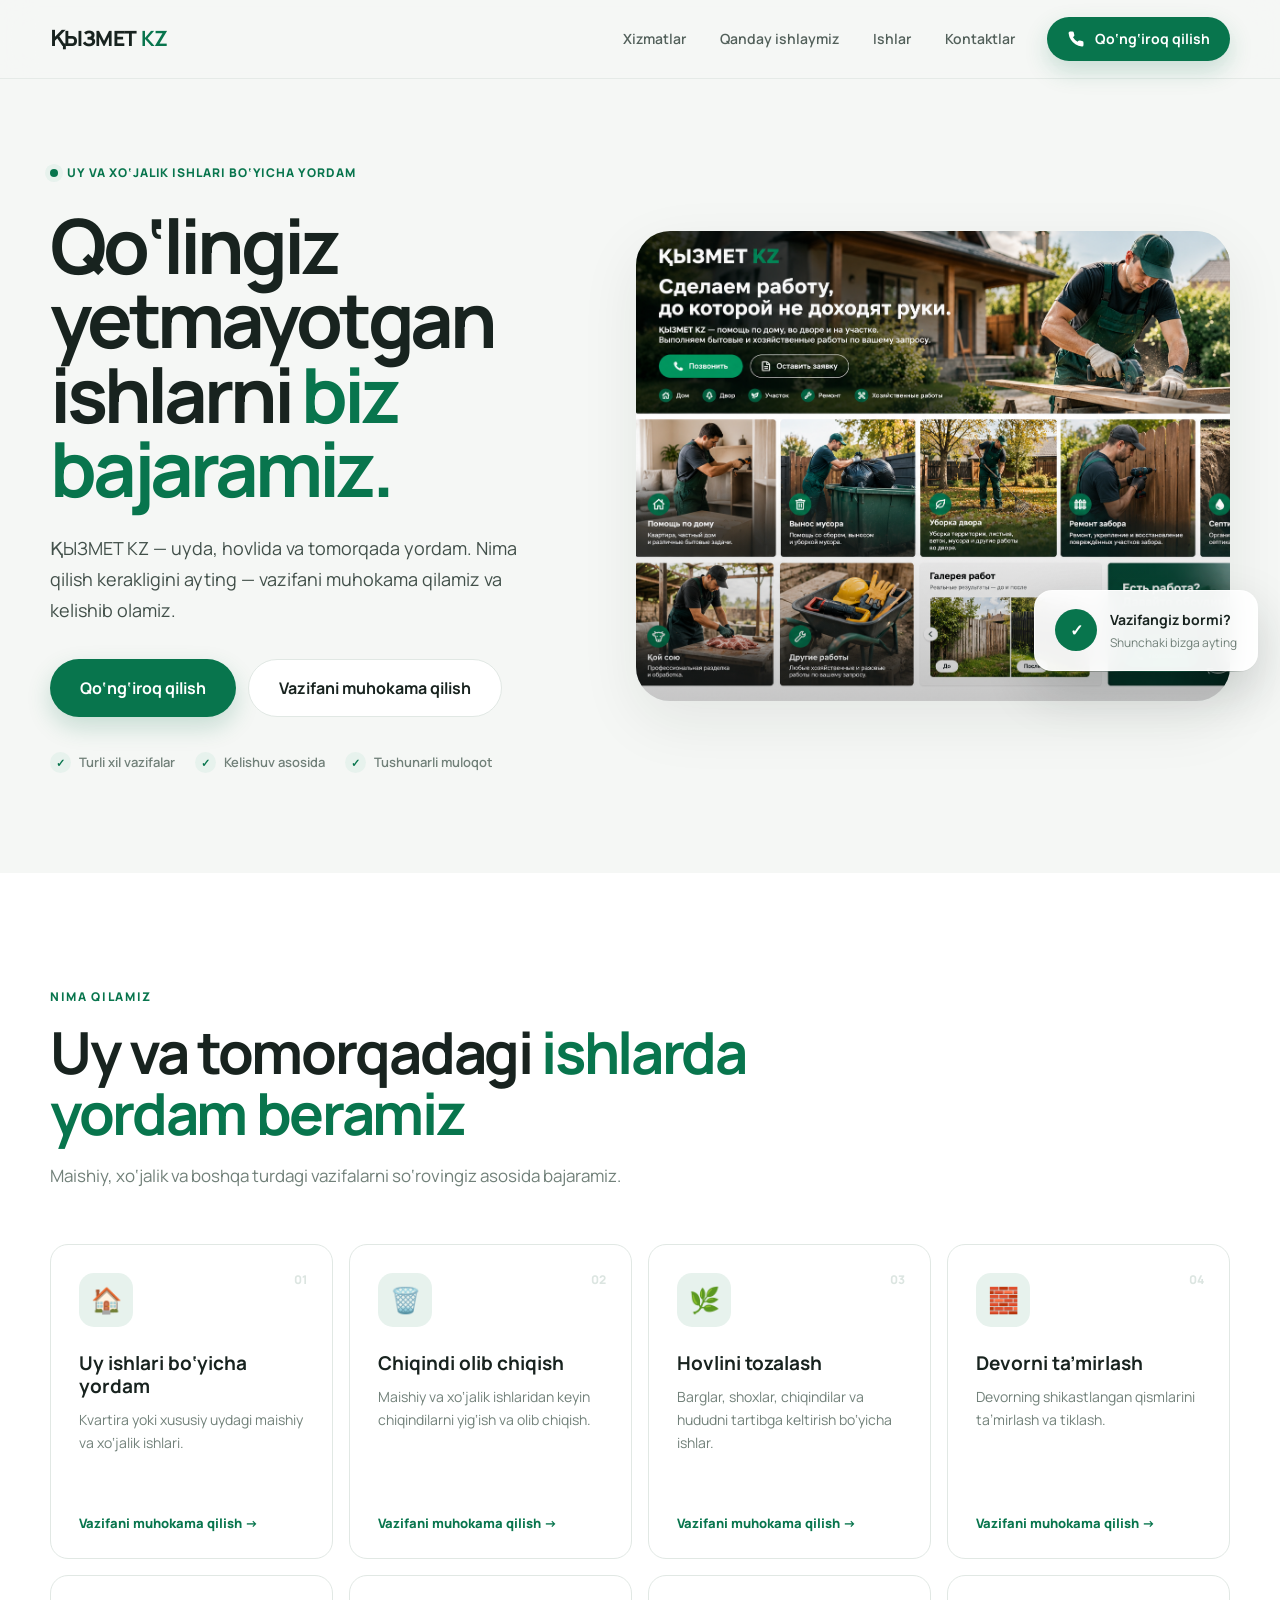
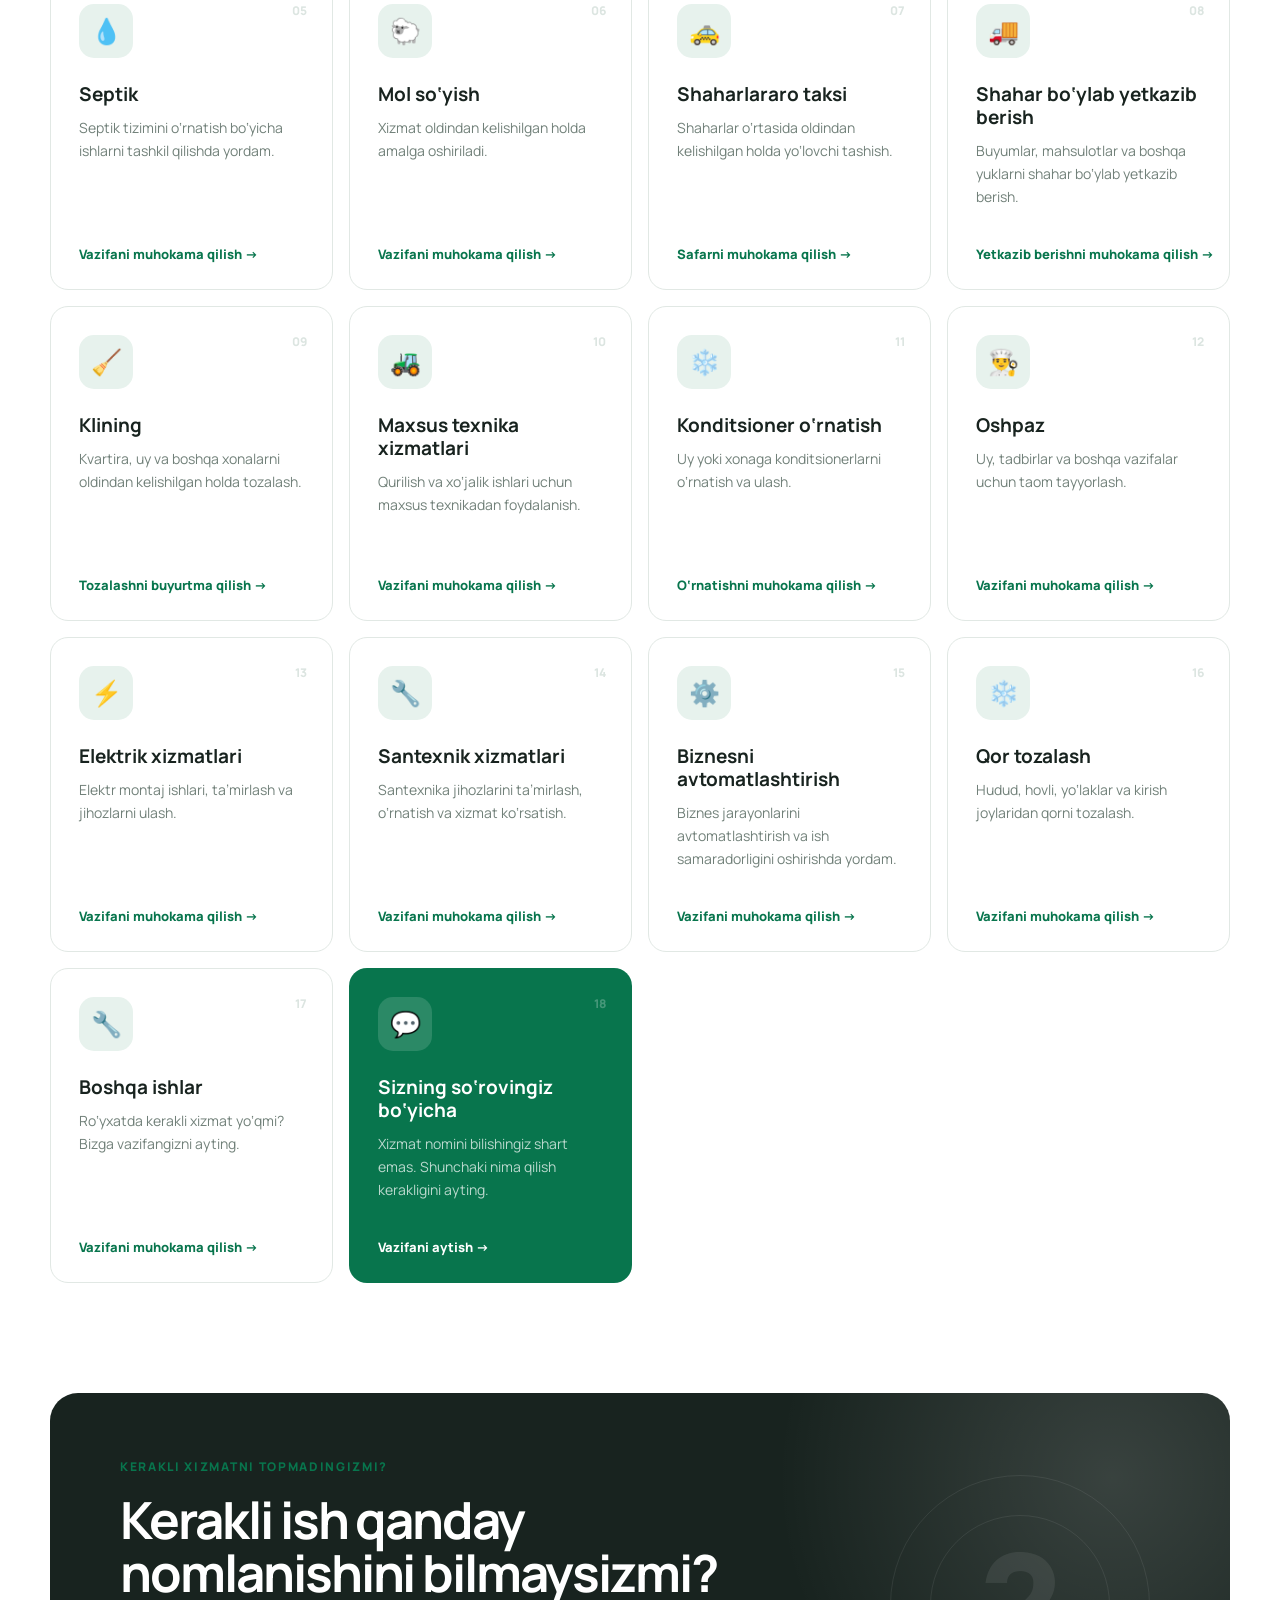
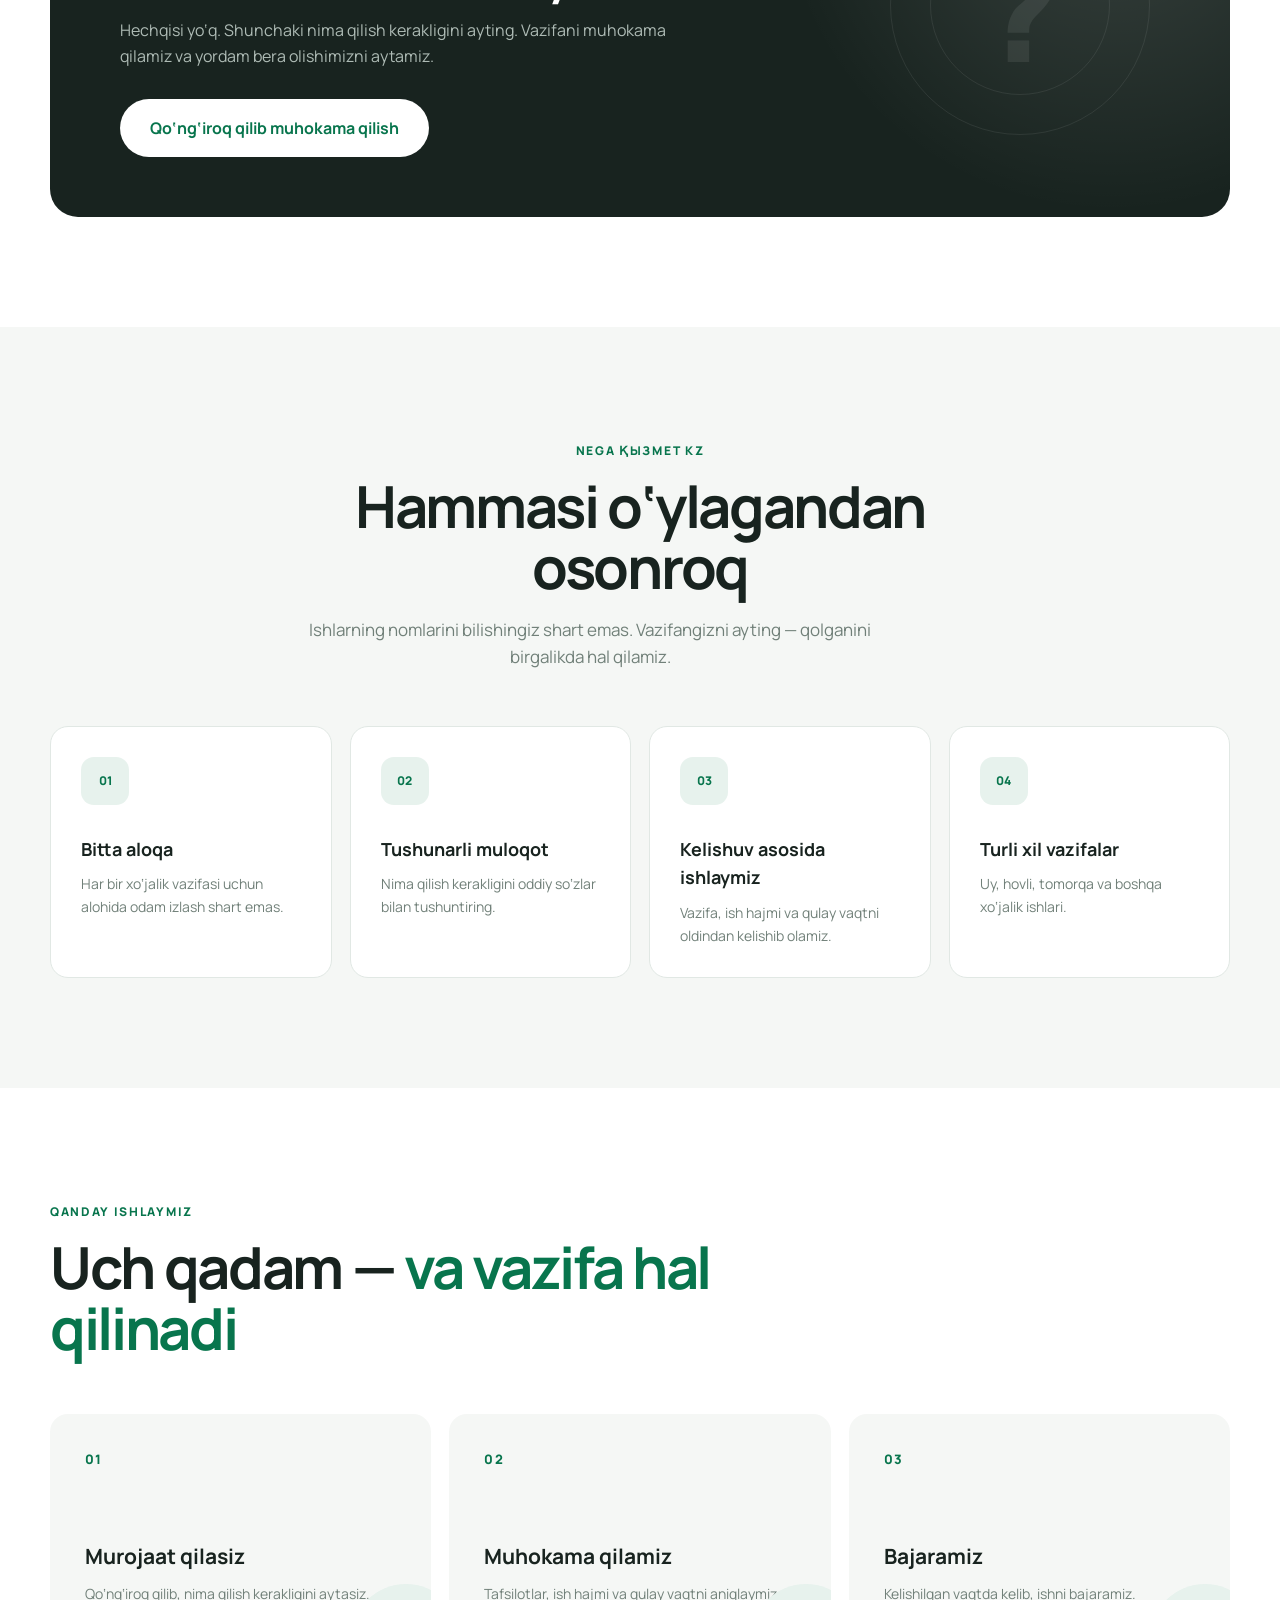
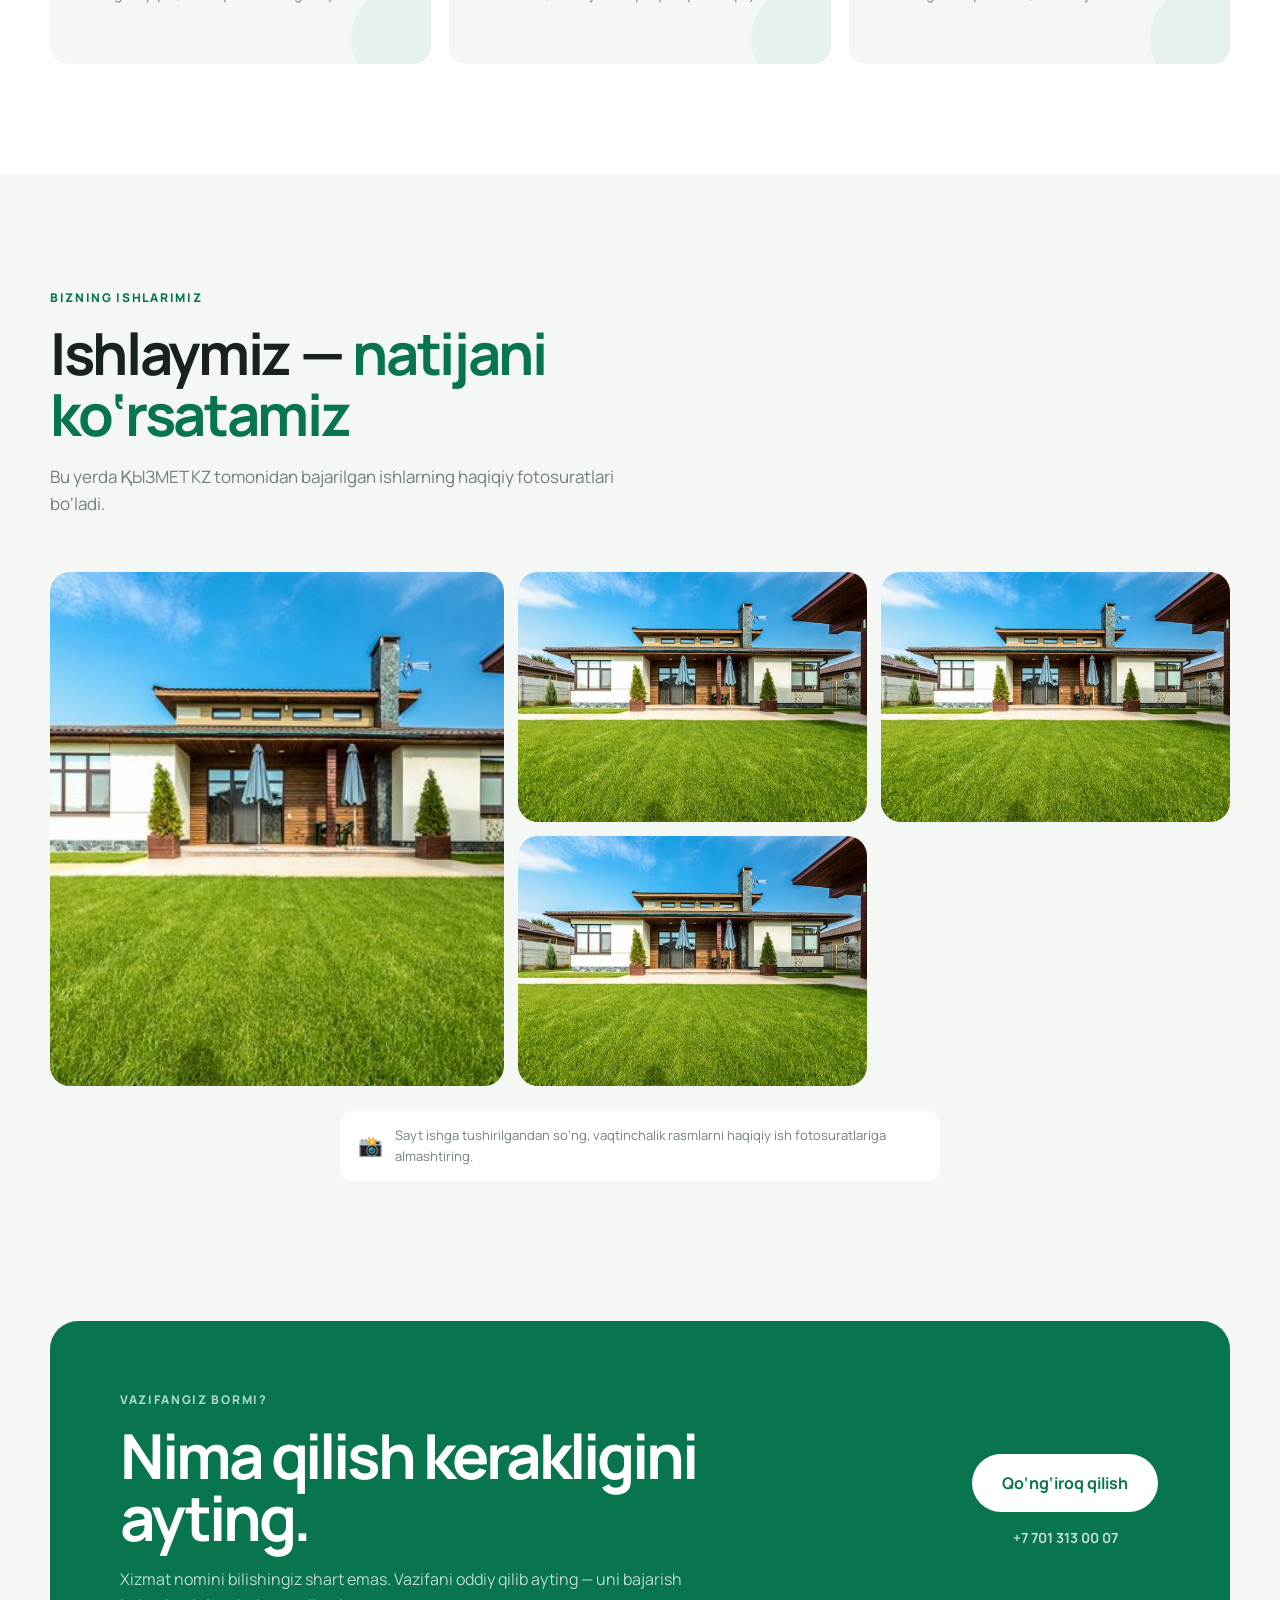
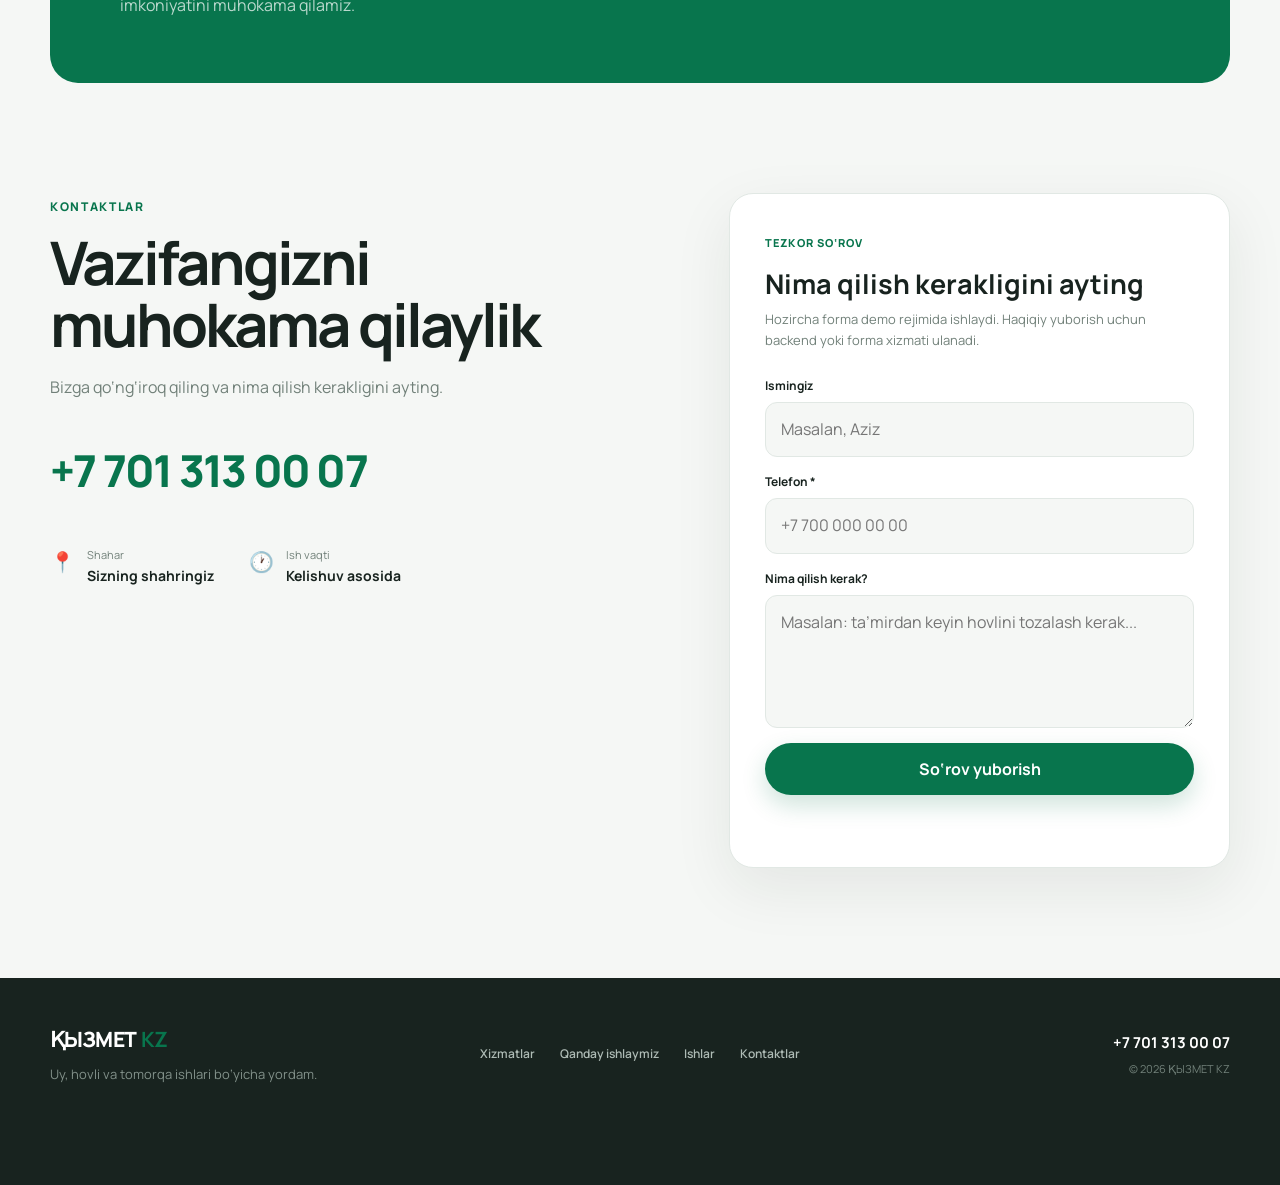
<file: indexuz.html>
<!DOCTYPE html>
<html lang="uz">
<head>
    <meta charset="UTF-8">

    <meta
        name="viewport"
        content="width=device-width, initial-scale=1.0"
    >

    <title>ҚЫЗМЕТ KZ — uy, hovli va tomorqa ishlari</title>

    <meta
        name="description"
        content="ҚЫЗМЕТ KZ — uy ishlari, hovli tozalash, chiqindi olib chiqish, devor ta'miri, tomorqa ishlari va boshqa xo‘jalik xizmatlari."
    >

    <meta name="theme-color" content="#08754D">

    <link rel="icon" href="favicon.svg" type="image/svg+xml">

    <link rel="preconnect" href="https://fonts.googleapis.com">
    <link rel="preconnect" href="https://fonts.gstatic.com" crossorigin>

    <link
        href="https://fonts.googleapis.com/css2?family=Manrope:wght@400;500;600;700;800&display=swap"
        rel="stylesheet"
    >

    <link rel="stylesheet" href="style.css">
</head>

<body>

<!-- ================= HEADER ================= -->

<header class="header" id="header">
    <div class="container header__inner">

        <a href="#top" class="logo" aria-label="ҚЫЗМЕТ KZ — bosh sahifa">
            <span>ҚЫЗМЕТ</span>
            <strong>KZ</strong>
        </a>

        <nav class="nav" id="nav">
            <a href="#services">Xizmatlar</a>
            <a href="#how">Qanday ishlaymiz</a>
            <a href="#works">Ishlar</a>
            <a href="#contacts">Kontaktlar</a>
        </nav>

        <a
            class="btn btn--primary header__call"
            data-phone
            href="#"
        >
            <svg viewBox="0 0 24 24" aria-hidden="true">
                <path d="M22 16.92v3a2 2 0 0 1-2.18 2
                19.79 19.79 0 0 1-8.63-3.07
                19.5 19.5 0 0 1-6-6
                19.79 19.79 0 0 1-3.07-8.67
                A2 2 0 0 1 4.11 2h3a2 2 0 0 1
                2 1.72c.12.9.33 1.78.62 2.63
                a2 2 0 0 1-.45 2.11L8 9.73
                a16 16 0 0 0 6 6l1.27-1.27
                a2 2 0 0 1 2.11-.45
                c.85.29 1.73.5 2.63.62
                A2 2 0 0 1 22 16.92z"/>
            </svg>
            Qo‘ng‘iroq qilish
        </a>

        <button
            class="menu-toggle"
            id="menuToggle"
            type="button"
            aria-label="Menyuni ochish"
            aria-expanded="false"
        >
            <span></span>
            <span></span>
            <span></span>
        </button>

    </div>
</header>


<main id="top">

<!-- ================= HERO ================= -->

<section class="hero">
    <div class="container hero__grid">

        <div class="hero__content reveal">

            <div class="eyebrow">
                <span class="eyebrow__dot"></span>
                Uy va xo‘jalik ishlari bo‘yicha yordam
            </div>

            <h1>
                Qo‘lingiz yetmayotgan
                ishlarni
                <span>biz bajaramiz.</span>
            </h1>

            <p class="hero__text">
                ҚЫЗМЕТ KZ — uyda, hovlida va tomorqada yordam.
                Nima qilish kerakligini ayting — vazifani muhokama
                qilamiz va kelishib olamiz.
            </p>

            <div class="hero__actions">
                <a
                    class="btn btn--primary btn--large"
                    data-phone
                    href="#"
                >
                    Qo‘ng‘iroq qilish
                </a>

                <a
                    class="btn btn--secondary btn--large"
                    href="#contact-form"
                >
                    Vazifani muhokama qilish
                </a>
            </div>

            <div class="hero__trust">
                <div class="trust-item">
                    <span class="trust-item__icon">✓</span>
                    Turli xil vazifalar
                </div>

                <div class="trust-item">
                    <span class="trust-item__icon">✓</span>
                    Kelishuv asosida
                </div>

                <div class="trust-item">
                    <span class="trust-item__icon">✓</span>
                    Tushunarli muloqot
                </div>
            </div>

        </div>

        <div class="hero__visual reveal reveal--delay">

            <div class="hero__image">
                <img
                    src="images/hero.jpg"
                    alt="Xususiy uy yonidagi xo‘jalik ishlari"
                >
            </div>

            <div class="hero-card">
                <div class="hero-card__icon">✓</div>

                <div>
                    <strong>Vazifangiz bormi?</strong>
                    <span>Shunchaki bizga ayting</span>
                </div>
            </div>

        </div>

    </div>
</section>

<!-- ================= SERVICES ================= -->

<section class="section services" id="services">
    <div class="container">

        <div class="section-heading reveal">
            <span class="section-label">NIMA QILAMIZ</span>

            <h2>
                Uy va tomorqadagi
                <span>ishlarda yordam beramiz</span>
            </h2>

            <p>
                Maishiy, xo‘jalik va boshqa turdagi
                vazifalarni so‘rovingiz asosida bajaramiz.
            </p>
        </div>

        <div class="services-grid">

            <article class="service-card reveal">
                <div class="service-card__number">01</div>
                <div class="service-card__icon">🏠</div>

                <h3>Uy ishlari bo‘yicha yordam</h3>

                <p>
                    Kvartira yoki xususiy uydagi
                    maishiy va xo‘jalik ishlari.
                </p>

                <a href="#contact-form">
                    Vazifani muhokama qilish →
                </a>
            </article>


            <article class="service-card reveal">
                <div class="service-card__number">02</div>
                <div class="service-card__icon">🗑️</div>

                <h3>Chiqindi olib chiqish</h3>

                <p>
                    Maishiy va xo‘jalik ishlaridan keyin
                    chiqindilarni yig‘ish va olib chiqish.
                </p>

                <a href="#contact-form">
                    Vazifani muhokama qilish →
                </a>
            </article>


            <article class="service-card reveal">
                <div class="service-card__number">03</div>
                <div class="service-card__icon">🌿</div>

                <h3>Hovlini tozalash</h3>

                <p>
                    Barglar, shoxlar, chiqindilar va hududni
                    tartibga keltirish bo‘yicha ishlar.
                </p>

                <a href="#contact-form">
                    Vazifani muhokama qilish →
                </a>
            </article>


            <article class="service-card reveal">
                <div class="service-card__number">04</div>
                <div class="service-card__icon">🧱</div>

                <h3>Devorni ta’mirlash</h3>

                <p>
                    Devorning shikastlangan qismlarini
                    ta’mirlash va tiklash.
                </p>

                <a href="#contact-form">
                    Vazifani muhokama qilish →
                </a>
            </article>


            <article class="service-card reveal">
                <div class="service-card__number">05</div>
                <div class="service-card__icon">💧</div>

                <h3>Septik</h3>

                <p>
                    Septik tizimini o‘rnatish bo‘yicha
                    ishlarni tashkil qilishda yordam.
                </p>

                <a href="#contact-form">
                    Vazifani muhokama qilish →
                </a>
            </article>


            <article class="service-card reveal">
                <div class="service-card__number">06</div>
                <div class="service-card__icon">🐑</div>

                <h3>Mol so‘yish</h3>

                <p>
                    Xizmat oldindan kelishilgan
                    holda amalga oshiriladi.
                </p>

                <a href="#contact-form">
                    Vazifani muhokama qilish →
                </a>
            </article>


            <article class="service-card reveal">
                <div class="service-card__number">07</div>
                <div class="service-card__icon">🚕</div>

                <h3>Shaharlararo taksi</h3>

                <p>
                    Shaharlar o‘rtasida oldindan
                    kelishilgan holda yo‘lovchi tashish.
                </p>

                <a href="#contact-form">
                    Safarni muhokama qilish →
                </a>
            </article>


            <article class="service-card reveal">
                <div class="service-card__number">08</div>
                <div class="service-card__icon">🚚</div>

                <h3>Shahar bo‘ylab yetkazib berish</h3>

                <p>
                    Buyumlar, mahsulotlar va boshqa yuklarni
                    shahar bo‘ylab yetkazib berish.
                </p>

                <a href="#contact-form">
                    Yetkazib berishni muhokama qilish →
                </a>
            </article>


            <article class="service-card reveal">
                <div class="service-card__number">09</div>
                <div class="service-card__icon">🧹</div>

                <h3>Klining</h3>

                <p>
                    Kvartira, uy va boshqa xonalarni
                    oldindan kelishilgan holda tozalash.
                </p>

                <a href="#contact-form">
                    Tozalashni buyurtma qilish →
                </a>
            </article>


            <article class="service-card reveal">
                <div class="service-card__number">10</div>
                <div class="service-card__icon">🚜</div>

                <h3>Maxsus texnika xizmatlari</h3>

                <p>
                    Qurilish va xo‘jalik ishlari uchun
                    maxsus texnikadan foydalanish.
                </p>

                <a href="#contact-form">
                    Vazifani muhokama qilish →
                </a>
            </article>


            <article class="service-card reveal">
                <div class="service-card__number">11</div>
                <div class="service-card__icon">❄️</div>

                <h3>Konditsioner o‘rnatish</h3>

                <p>
                    Uy yoki xonaga konditsionerlarni
                    o‘rnatish va ulash.
                </p>

                <a href="#contact-form">
                    O‘rnatishni muhokama qilish →
                </a>
            </article>


            <article class="service-card reveal">
                <div class="service-card__number">12</div>
                <div class="service-card__icon">👨‍🍳</div>

                <h3>Oshpaz</h3>

                <p>
                    Uy, tadbirlar va boshqa vazifalar
                    uchun taom tayyorlash.
                </p>

                <a href="#contact-form">
                    Vazifani muhokama qilish →
                </a>
            </article>


            <article class="service-card reveal">
                <div class="service-card__number">13</div>
                <div class="service-card__icon">⚡</div>

                <h3>Elektrik xizmatlari</h3>

                <p>
                    Elektr montaj ishlari, ta’mirlash
                    va jihozlarni ulash.
                </p>

                <a href="#contact-form">
                    Vazifani muhokama qilish →
                </a>
            </article>


            <article class="service-card reveal">
                <div class="service-card__number">14</div>
                <div class="service-card__icon">🔧</div>

                <h3>Santexnik xizmatlari</h3>

                <p>
                    Santexnika jihozlarini ta’mirlash,
                    o‘rnatish va xizmat ko‘rsatish.
                </p>

                <a href="#contact-form">
                    Vazifani muhokama qilish →
                </a>
            </article>


            <article class="service-card reveal">
                <div class="service-card__number">15</div>
                <div class="service-card__icon">⚙️</div>

                <h3>Biznesni avtomatlashtirish</h3>

                <p>
                    Biznes jarayonlarini avtomatlashtirish
                    va ish samaradorligini oshirishda yordam.
                </p>

                <a href="#contact-form">
                    Vazifani muhokama qilish →
                </a>
            </article>


            <article class="service-card reveal">
                <div class="service-card__number">16</div>
                <div class="service-card__icon">❄️</div>

                <h3>Qor tozalash</h3>

                <p>
                    Hudud, hovli, yo‘laklar va kirish
                    joylaridan qorni tozalash.
                </p>

                <a href="#contact-form">
                    Vazifani muhokama qilish →
                </a>
            </article>


            <article class="service-card reveal">
                <div class="service-card__number">17</div>
                <div class="service-card__icon">🔧</div>

                <h3>Boshqa ishlar</h3>

                <p>
                    Ro‘yxatda kerakli xizmat yo‘qmi?
                    Bizga vazifangizni ayting.
                </p>

                <a href="#contact-form">
                    Vazifani muhokama qilish →
                </a>
            </article>


            <article class="service-card service-card--accent reveal">
                <div class="service-card__number">18</div>
                <div class="service-card__icon">💬</div>

                <h3>Sizning so‘rovingiz bo‘yicha</h3>

                <p>
                    Xizmat nomini bilishingiz shart emas.
                    Shunchaki nima qilish kerakligini ayting.
                </p>

                <a href="#contact-form">
                    Vazifani aytish →
                </a>
            </article>

        </div>
    </div>
</section>


<!-- ================= NOT FOUND ================= -->

<section class="section problem">
    <div class="container">

        <div class="problem__box reveal">

            <div class="problem__content">
                <span class="section-label">KERAKLI XIZMATNI TOPMADINGIZMI?</span>

                <h2>
                    Kerakli ish qanday
                    nomlanishini bilmaysizmi?
                </h2>

                <p>
                    Hechqisi yo‘q. Shunchaki nima qilish
                    kerakligini ayting. Vazifani muhokama
                    qilamiz va yordam bera olishimizni aytamiz.
                </p>

                <a
                    href="#"
                    data-phone
                    class="btn btn--light btn--large"
                >
                    Qo‘ng‘iroq qilib muhokama qilish
                </a>
            </div>

            <div class="problem__shape">
                <span>?</span>
            </div>

        </div>

    </div>
</section>


<!-- ================= WHY US ================= -->

<section class="section why">
    <div class="container">

        <div class="section-heading section-heading--center reveal">
            <span class="section-label">NEGA ҚЫЗМЕТ KZ</span>

            <h2>
                Hammasi o‘ylagandan osonroq
            </h2>

            <p>
                Ishlarning nomlarini bilishingiz shart emas.
                Vazifangizni ayting — qolganini birgalikda hal qilamiz.
            </p>
        </div>

        <div class="advantages">

            <article class="advantage reveal">
                <div class="advantage__icon">01</div>
                <h3>Bitta aloqa</h3>
                <p>
                    Har bir xo‘jalik vazifasi uchun
                    alohida odam izlash shart emas.
                </p>
            </article>

            <article class="advantage reveal">
                <div class="advantage__icon">02</div>
                <h3>Tushunarli muloqot</h3>
                <p>
                    Nima qilish kerakligini
                    oddiy so‘zlar bilan tushuntiring.
                </p>
            </article>

            <article class="advantage reveal">
                <div class="advantage__icon">03</div>
                <h3>Kelishuv asosida ishlaymiz</h3>
                <p>
                    Vazifa, ish hajmi va qulay vaqtni
                    oldindan kelishib olamiz.
                </p>
            </article>

            <article class="advantage reveal">
                <div class="advantage__icon">04</div>
                <h3>Turli xil vazifalar</h3>
                <p>
                    Uy, hovli, tomorqa va boshqa
                    xo‘jalik ishlari.
                </p>
            </article>

        </div>
    </div>
</section>


<!-- ================= HOW ================= -->

<section class="section how" id="how">
    <div class="container">

        <div class="section-heading reveal">
            <span class="section-label">QANDAY ISHLAYMIZ</span>

            <h2>
                Uch qadam —
                <span>va vazifa hal qilinadi</span>
            </h2>
        </div>

        <div class="steps">

            <article class="step reveal">
                <div class="step__number">01</div>

                <div>
                    <h3>Murojaat qilasiz</h3>
                    <p>
                        Qo‘ng‘iroq qilib, nima qilish
                        kerakligini aytasiz.
                    </p>
                </div>
            </article>

            <article class="step reveal">
                <div class="step__number">02</div>

                <div>
                    <h3>Muhokama qilamiz</h3>
                    <p>
                        Tafsilotlar, ish hajmi va
                        qulay vaqtni aniqlaymiz.
                    </p>
                </div>
            </article>

            <article class="step reveal">
                <div class="step__number">03</div>

                <div>
                    <h3>Bajaramiz</h3>
                    <p>
                        Kelishilgan vaqtda kelib,
                        ishni bajaramiz.
                    </p>
                </div>
            </article>

        </div>

    </div>
</section>


<!-- ================= WORKS ================= -->

<section class="section works" id="works">
    <div class="container">

        <div class="section-heading reveal">
            <span class="section-label">BIZNING ISHLARIMIZ</span>

            <h2>
                Ishlaymiz —
                <span>natijani ko‘rsatamiz</span>
            </h2>

            <p>
                Bu yerda ҚЫЗМЕТ KZ tomonidan bajarilgan
                ishlarning haqiqiy fotosuratlari bo‘ladi.
            </p>
        </div>

        <div class="gallery">

            <div class="gallery__item gallery__item--large reveal">
                <img
                    src="images/work-01.jpg"
                    alt="Xo‘jalik ishlari"
                    loading="lazy"
                >
            </div>

            <div class="gallery__item reveal">
                <img
                    src="images/work-02.jpg"
                    alt="Hududni tozalash"
                    loading="lazy"
                >
            </div>

            <div class="gallery__item reveal">
                <img
                    src="images/work-03.jpg"
                    alt="Ta’mirlash ishlari"
                    loading="lazy"
                >
            </div>

            <div class="gallery__item reveal">
                <img
                    src="images/work-04.jpg"
                    alt="Hovlidagi ishlar"
                    loading="lazy"
                >
            </div>

        </div>

        <div class="gallery-note reveal">
            <span>📸</span>
            <p>
                Sayt ishga tushirilgandan so‘ng,
                vaqtinchalik rasmlarni haqiqiy ish fotosuratlariga almashtiring.
            </p>
        </div>

    </div>
</section>


<!-- ================= CTA ================= -->

<section class="cta">
    <div class="container">

        <div class="cta__inner reveal">

            <div>
                <span class="section-label section-label--light">
                    VAZIFANGIZ BORMI?
                </span>

                <h2>
                    Nima qilish
                    kerakligini ayting.
                </h2>

                <p>
                    Xizmat nomini bilishingiz shart emas.
                    Vazifani oddiy qilib ayting — uni bajarish
                    imkoniyatini muhokama qilamiz.
                </p>
            </div>

            <div class="cta__action">

                <a
                    href="#"
                    data-phone
                    class="btn btn--light btn--large"
                >
                    Qo‘ng‘iroq qilish
                </a>

                <a
                    href="#contact-form"
                    class="cta__phone"
                    data-phone-display
                >
                    +7 700 000 00 00
                </a>

            </div>

        </div>

    </div>
</section>


<!-- ================= CONTACTS ================= -->

<section class="section contacts" id="contacts">
    <div class="container contacts__grid">

        <div class="contacts__info reveal">

            <span class="section-label">KONTAKTLAR</span>

            <h2>
                Vazifangizni
                muhokama qilaylik
            </h2>

            <p>
                Bizga qo‘ng‘iroq qiling va
                nima qilish kerakligini ayting.
            </p>

            <a
                class="contacts__phone"
                data-phone
                data-phone-display
                href="#"
            >
            </a>

            <div class="contact-details">

                <div class="contact-detail">
                    <span>📍</span>
                    <div>
                        <small>Shahar</small>
                        <strong>Sizning shahringiz</strong>
                    </div>
                </div>

                <div class="contact-detail">
                    <span>🕐</span>
                    <div>
                        <small>Ish vaqti</small>
                        <strong>Kelishuv asosida</strong>
                    </div>
                </div>

            </div>

        </div>


        <div class="contact-form-wrapper reveal" id="contact-form">

            <div class="contact-form-card">

                <span class="form-badge">TEZKOR SO‘ROV</span>

                <h3>
                    Nima qilish kerakligini
                    ayting
                </h3>

                <p>
                    Hozircha forma demo rejimida ishlaydi.
                    Haqiqiy yuborish uchun backend
                    yoki forma xizmati ulanadi.
                </p>

                <form id="requestForm">

                    <label>
                        <span>Ismingiz</span>

                        <input
                            type="text"
                            name="name"
                            placeholder="Masalan, Aziz"
                            autocomplete="name"
                        >
                    </label>

                    <label>
                        <span>Telefon *</span>

                        <input
                            type="tel"
                            name="phone"
                            placeholder="+7 700 000 00 00"
                            autocomplete="tel"
                            required
                        >
                    </label>

                    <label>
                        <span>Nima qilish kerak?</span>

                        <textarea
                            name="message"
                            rows="4"
                            placeholder="Masalan: ta’mirdan keyin hovlini tozalash kerak..."
                        ></textarea>
                    </label>

                    <button
                        type="submit"
                        class="btn btn--primary btn--full"
                    >
                        So‘rov yuborish
                    </button>

                    <div
                        class="form-message"
                        id="formMessage"
                        aria-live="polite"
                    ></div>

                </form>

            </div>

        </div>

    </div>
</section>

</main>


<!-- ================= FOOTER ================= -->

<footer class="footer">
    <div class="container footer__inner">

        <div class="footer__brand">
            <a href="#top" class="logo logo--footer">
                <span>ҚЫЗМЕТ</span>
                <strong>KZ</strong>
            </a>

            <p>
                Uy, hovli va tomorqa ishlari bo‘yicha yordam.
            </p>
        </div>

        <div class="footer__links">
            <a href="#services">Xizmatlar</a>
            <a href="#how">Qanday ishlaymiz</a>
            <a href="#works">Ishlar</a>
            <a href="#contacts">Kontaktlar</a>
        </div>

        <div class="footer__contact">
            <a href="#"
                 data-phone
                 data-phone-display>
            </a>

            <span>© 2026 ҚЫЗМЕТ KZ</span>
        </div>

    </div>
</footer>


<!-- ================= MOBILE CTA ================= -->

<div class="mobile-cta">

    <a
        href="#"
        data-phone
        class="mobile-cta__call"
    >
        <svg viewBox="0 0 24 24" aria-hidden="true">
            <path d="M22 16.92v3a2 2 0 0 1-2.18 2
            19.79 19.79 0 0 1-8.63-3.07
            19.5 19.5 0 0 1-6-6
            19.79 19.79 0 0 1-3.07-8.67
            A2 2 0 0 1 4.11 2h3a2 2 0 0 1
            2 1.72c.12.9.33 1.78.62 2.63
            a2 2 0 0 1-.45 2.11L8 9.73
            a16 16 0 0 0 6 6l1.27-1.27
            a2 2 0 0 1 2.11-.45
            c.85.29 1.73.5 2.63.62
            A2 2 0 0 1 22 16.92z"/>
        </svg>

        Qo‘ng‘iroq qilish
    </a>

    <a
        href="#contact-form"
        class="mobile-cta__form"
    >
        Muhokama qilish
    </a>

</div>


<script src="script.js"></script>

</body>
</html>
</file>
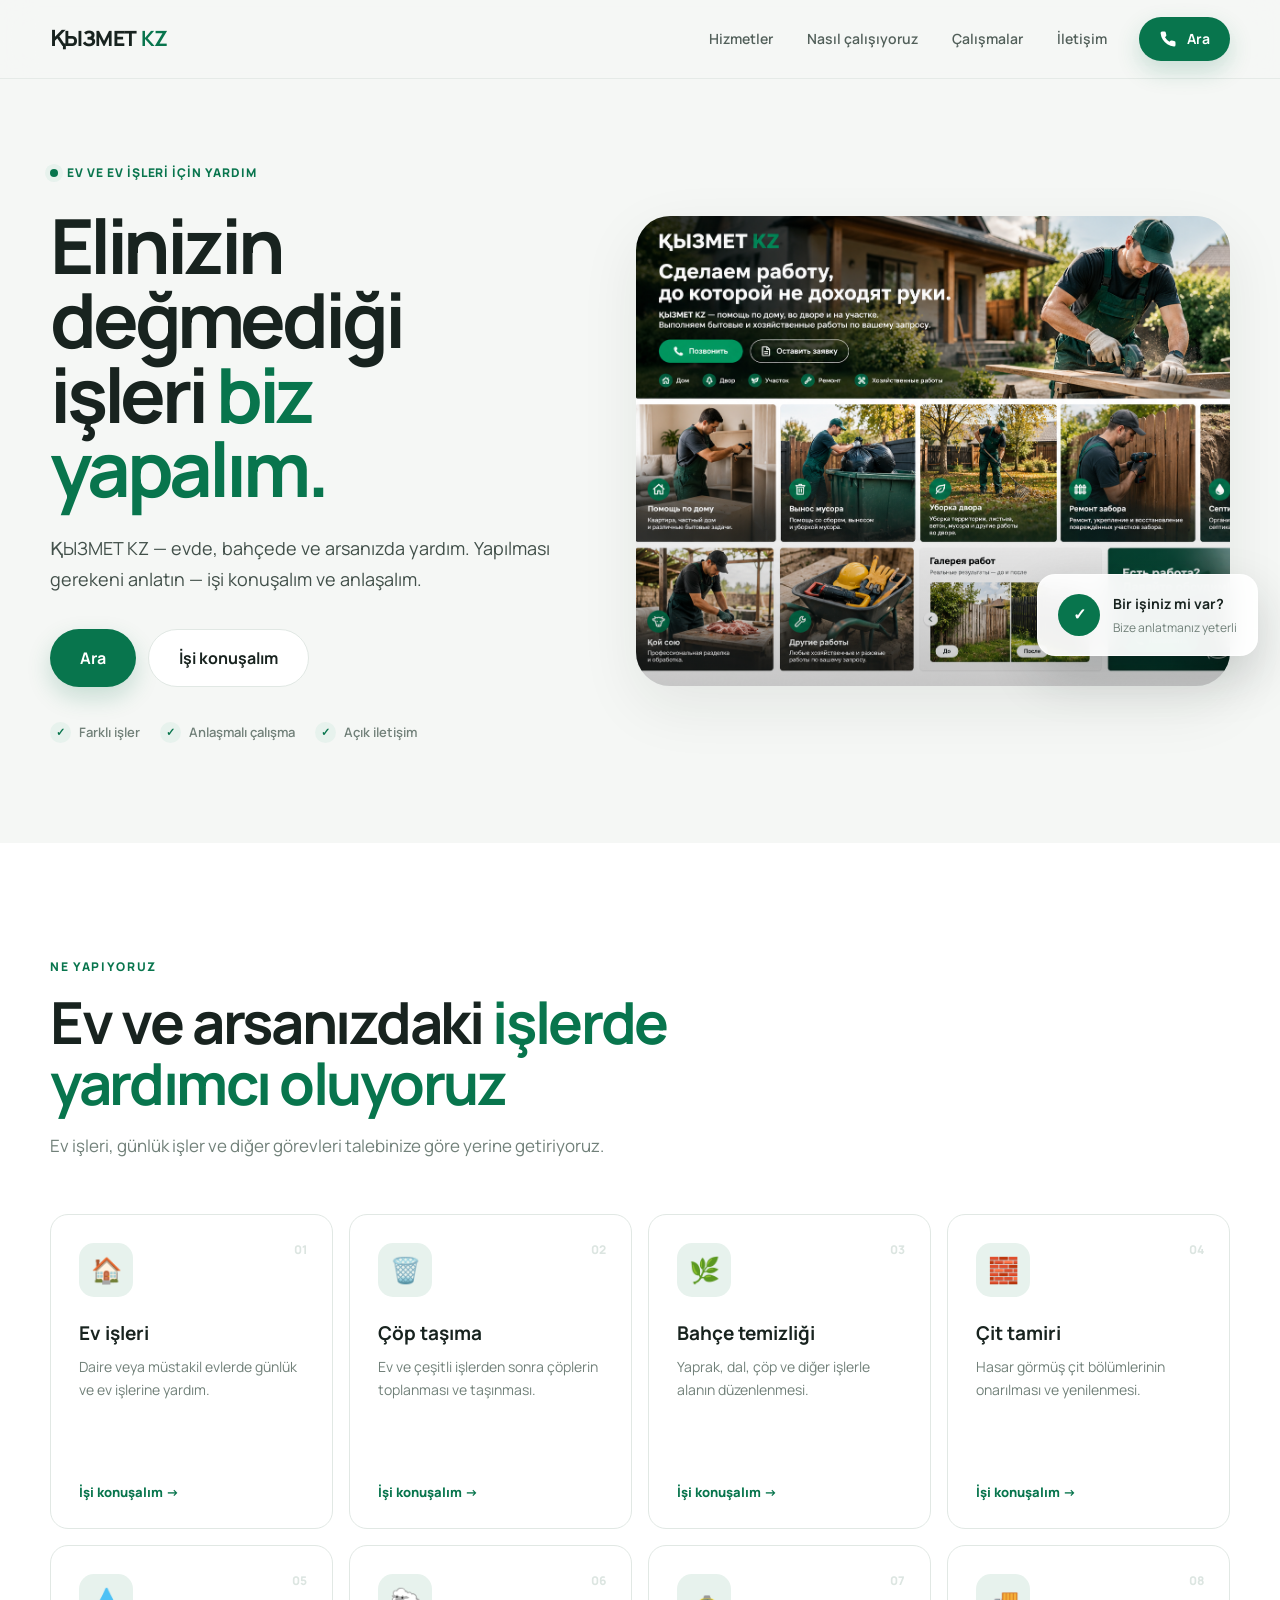
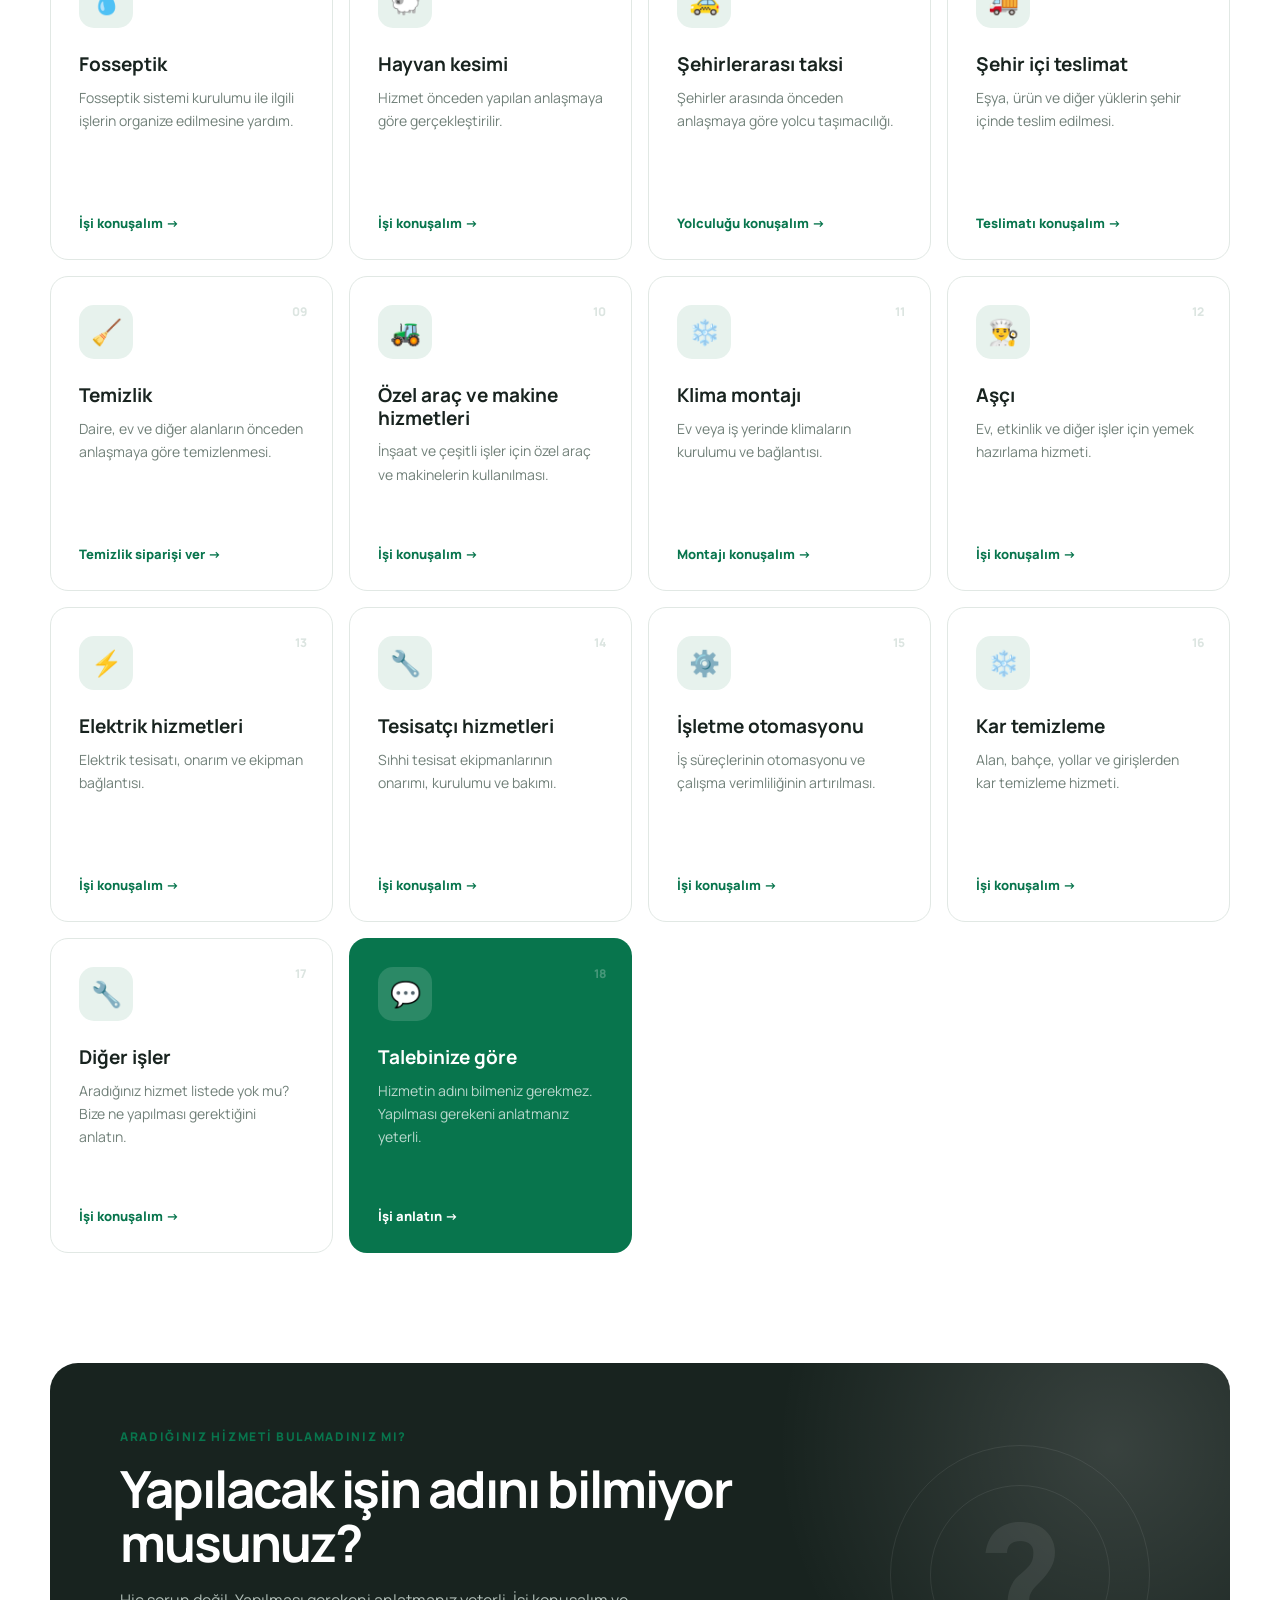
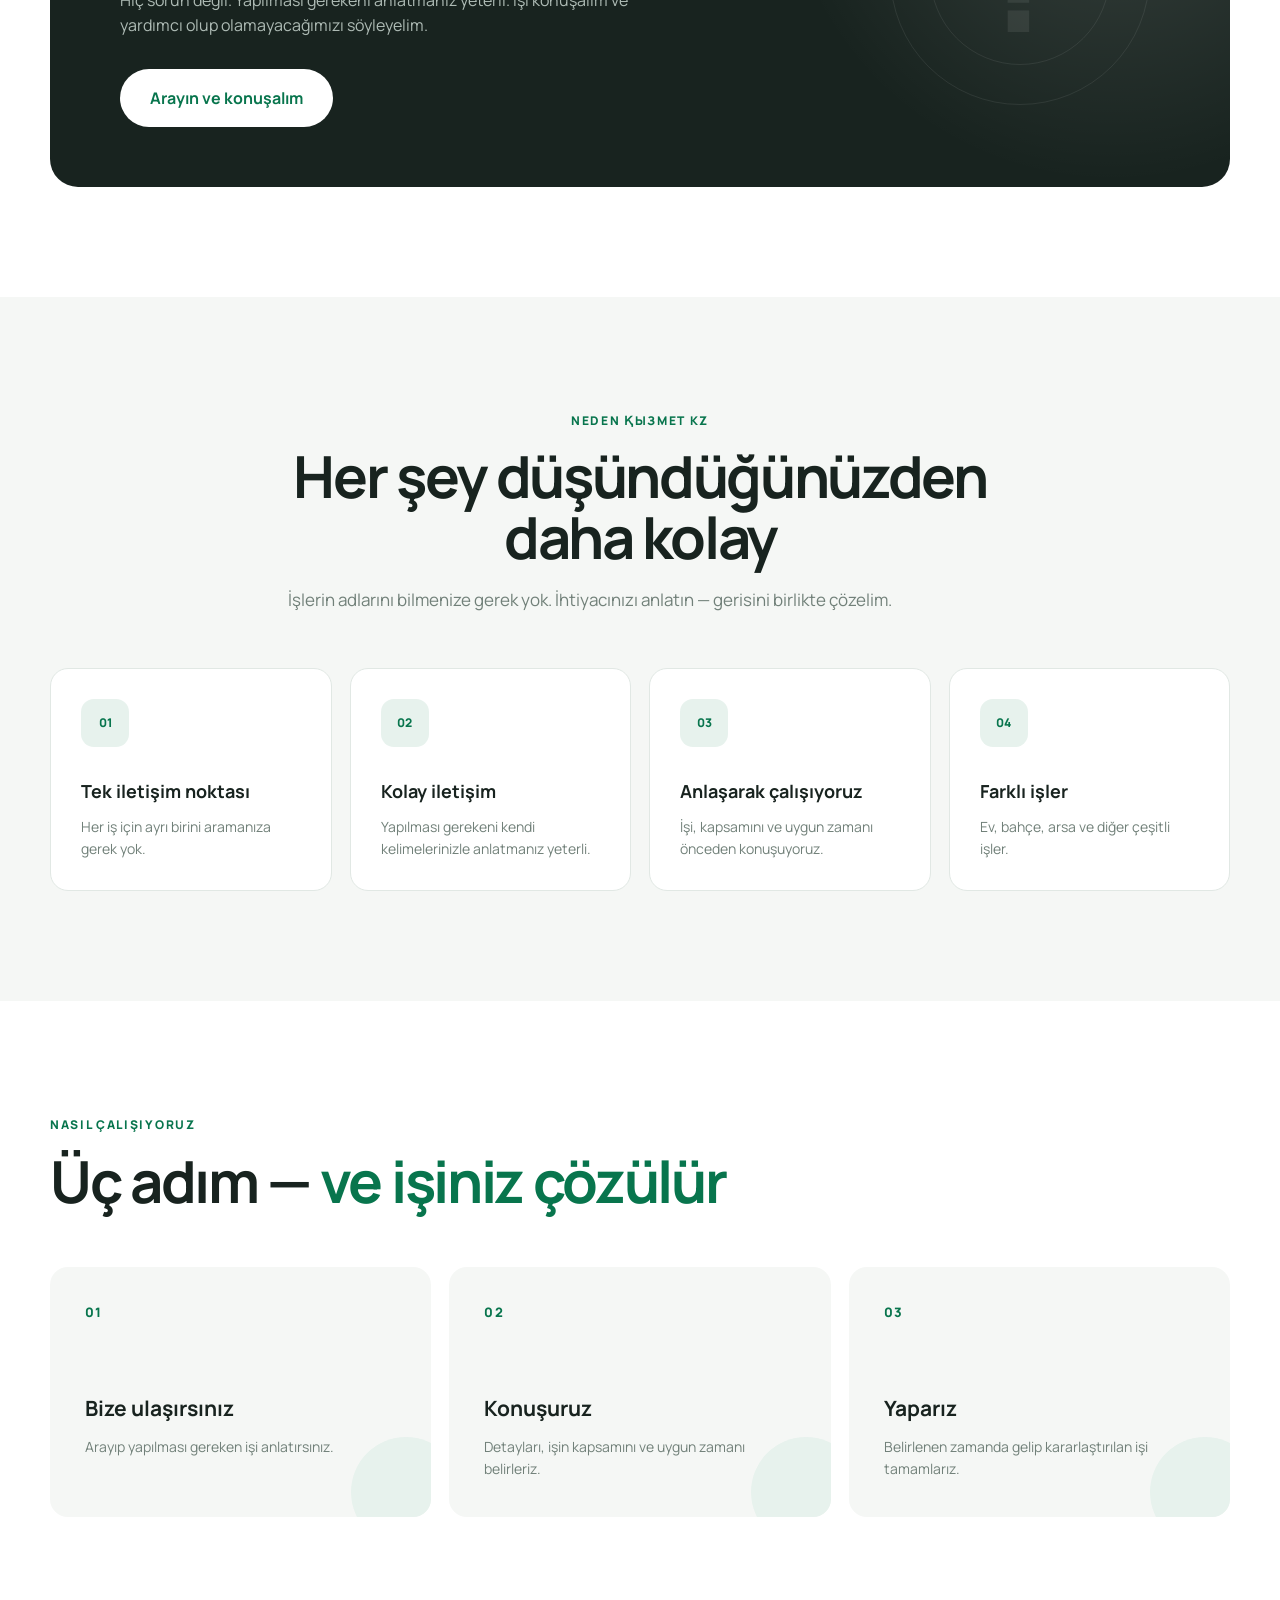
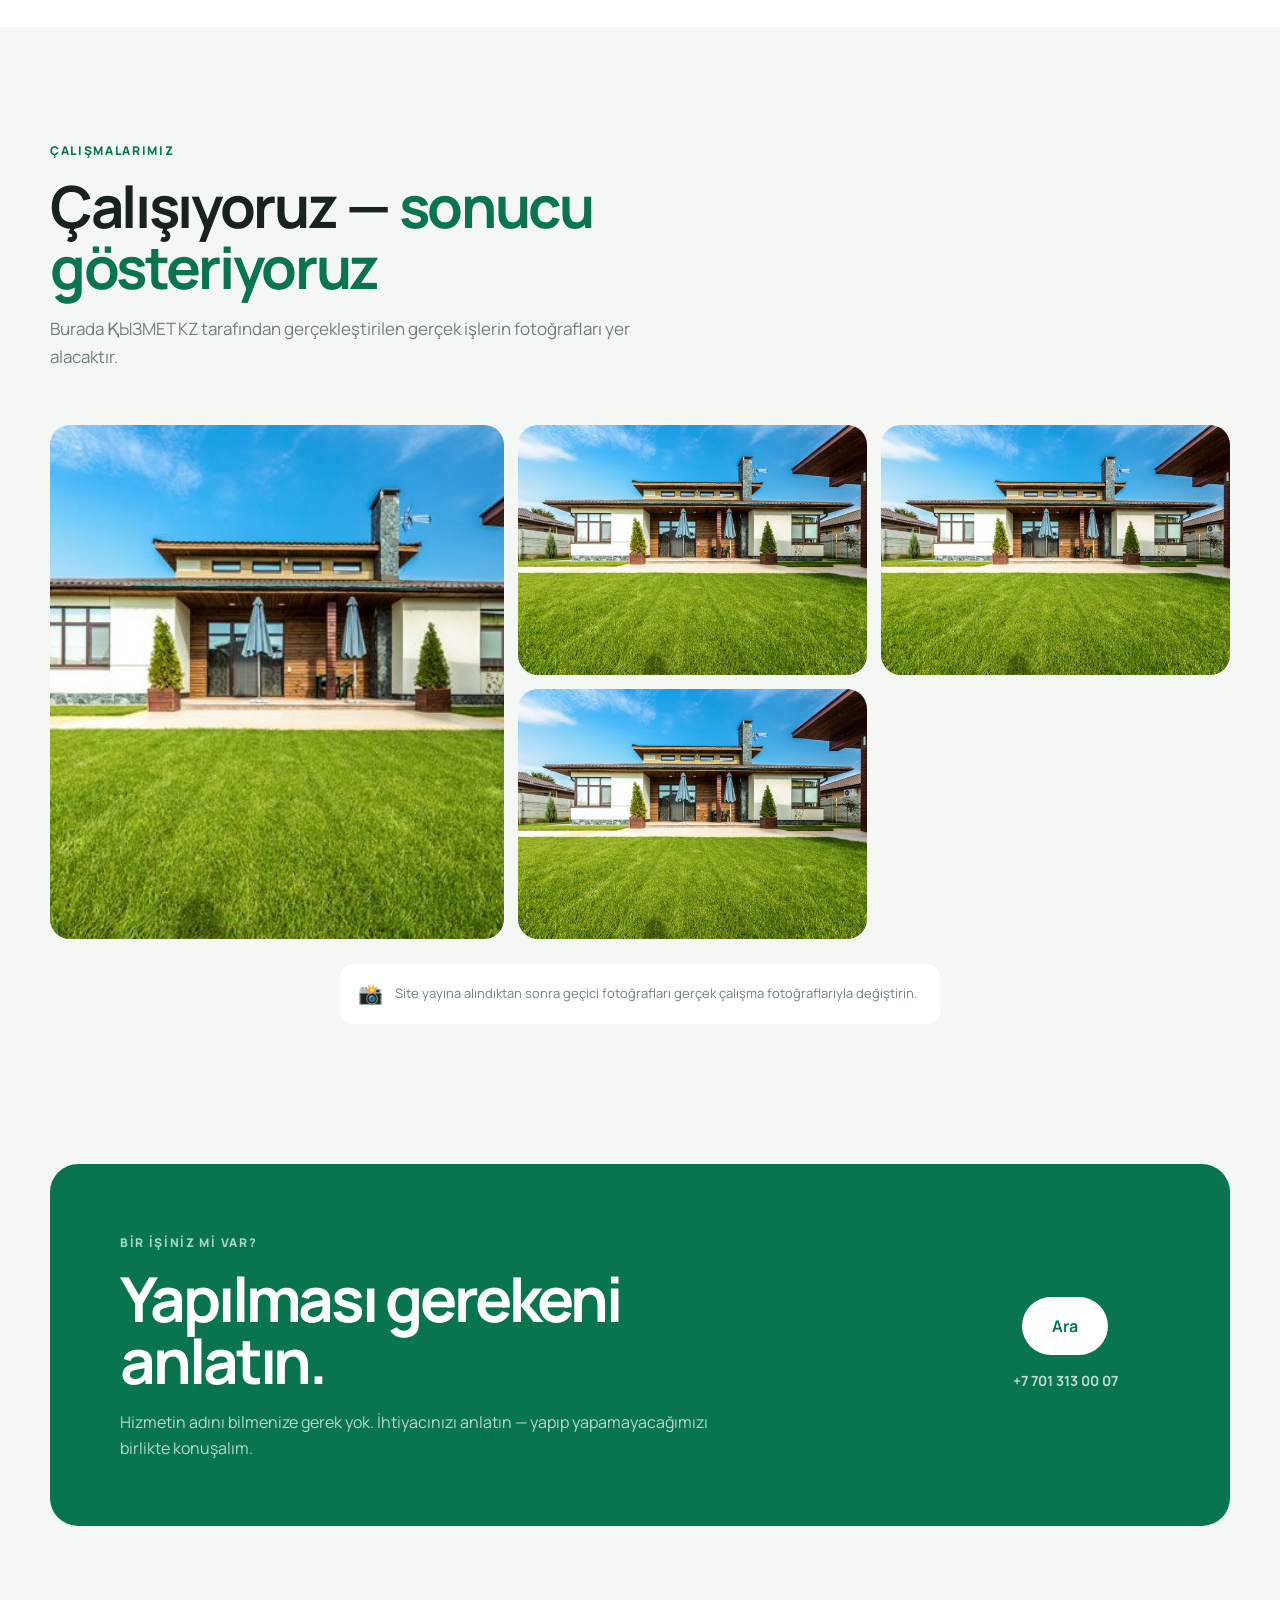
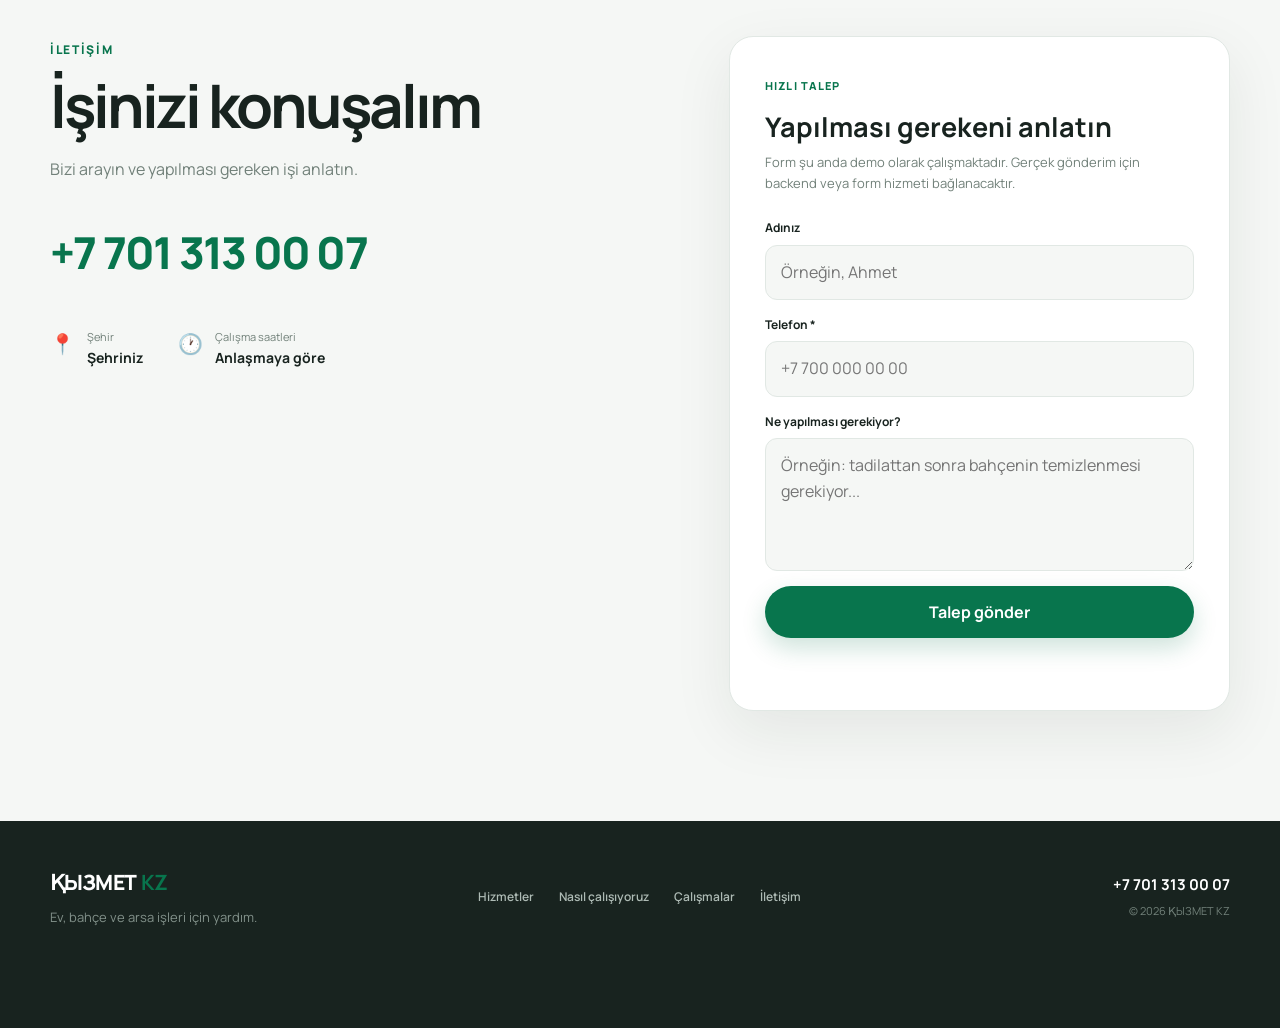
<file: page-tur.html>
<!DOCTYPE html>
<html lang="tr">
<head>
    <meta charset="UTF-8">

    <meta
        name="viewport"
        content="width=device-width, initial-scale=1.0"
    >

    <title>ҚЫЗМЕТ KZ — ev, bahçe ve arsa işleri</title>

    <meta
        name="description"
        content="ҚЫЗМЕТ KZ — ev işleri, bahçe temizliği, çöp taşıma, çit tamiri, arsa işleri ve diğer çeşitli hizmetler."
    >

    <meta name="theme-color" content="#08754D">

    <link rel="icon" href="favicon.svg" type="image/svg+xml">

    <link rel="preconnect" href="https://fonts.googleapis.com">
    <link rel="preconnect" href="https://fonts.gstatic.com" crossorigin>

    <link
        href="https://fonts.googleapis.com/css2?family=Manrope:wght@400;500;600;700;800&display=swap"
        rel="stylesheet"
    >

    <link rel="stylesheet" href="style.css">
</head>

<body>

<!-- ================= HEADER ================= -->

<header class="header" id="header">
    <div class="container header__inner">

        <a href="#top" class="logo" aria-label="ҚЫЗМЕТ KZ — ana sayfa">
            <span>ҚЫЗМЕТ</span>
            <strong>KZ</strong>
        </a>

        <nav class="nav" id="nav">
            <a href="#services">Hizmetler</a>
            <a href="#how">Nasıl çalışıyoruz</a>
            <a href="#works">Çalışmalar</a>
            <a href="#contacts">İletişim</a>
        </nav>

        <a
            class="btn btn--primary header__call"
            data-phone
            href="#"
        >
            <svg viewBox="0 0 24 24" aria-hidden="true">
                <path d="M22 16.92v3a2 2 0 0 1-2.18 2
                19.79 19.79 0 0 1-8.63-3.07
                19.5 19.5 0 0 1-6-6
                19.79 19.79 0 0 1-3.07-8.67
                A2 2 0 0 1 4.11 2h3a2 2 0 0 1
                2 1.72c.12.9.33 1.78.62 2.63
                a2 2 0 0 1-.45 2.11L8 9.73
                a16 16 0 0 0 6 6l1.27-1.27
                a2 2 0 0 1 2.11-.45
                c.85.29 1.73.5 2.63.62
                A2 2 0 0 1 22 16.92z"/>
            </svg>
            Ara
        </a>

        <button
            class="menu-toggle"
            id="menuToggle"
            type="button"
            aria-label="Menüyü aç"
            aria-expanded="false"
        >
            <span></span>
            <span></span>
            <span></span>
        </button>

    </div>
</header>


<main id="top">

<!-- ================= HERO ================= -->

<section class="hero">
    <div class="container hero__grid">

        <div class="hero__content reveal">

            <div class="eyebrow">
                <span class="eyebrow__dot"></span>
                Ev ve ev işleri için yardım
            </div>

            <h1>
                Elinizin değmediği
                işleri
                <span>biz yapalım.</span>
            </h1>

            <p class="hero__text">
                ҚЫЗМЕТ KZ — evde, bahçede ve arsanızda yardım.
                Yapılması gerekeni anlatın — işi konuşalım
                ve anlaşalım.
            </p>

            <div class="hero__actions">
                <a
                    class="btn btn--primary btn--large"
                    data-phone
                    href="#"
                >
                    Ara
                </a>

                <a
                    class="btn btn--secondary btn--large"
                    href="#contact-form"
                >
                    İşi konuşalım
                </a>
            </div>

            <div class="hero__trust">
                <div class="trust-item">
                    <span class="trust-item__icon">✓</span>
                    Farklı işler
                </div>

                <div class="trust-item">
                    <span class="trust-item__icon">✓</span>
                    Anlaşmalı çalışma
                </div>

                <div class="trust-item">
                    <span class="trust-item__icon">✓</span>
                    Açık iletişim
                </div>
            </div>

        </div>

        <div class="hero__visual reveal reveal--delay">

            <div class="hero__image">
                <img
                    src="images/hero.jpg"
                    alt="Müstakil evin yanında yapılan ev ve bahçe işleri"
                >
            </div>

            <div class="hero-card">
                <div class="hero-card__icon">✓</div>

                <div>
                    <strong>Bir işiniz mi var?</strong>
                    <span>Bize anlatmanız yeterli</span>
                </div>
            </div>

        </div>

    </div>
</section>

<!-- ================= SERVICES ================= -->

<section class="section services" id="services">
    <div class="container">

        <div class="section-heading reveal">
            <span class="section-label">NE YAPIYORUZ</span>

            <h2>
                Ev ve arsanızdaki
                <span>işlerde yardımcı oluyoruz</span>
            </h2>

            <p>
                Ev işleri, günlük işler ve diğer görevleri
                talebinize göre yerine getiriyoruz.
            </p>
        </div>

        <div class="services-grid">

            <article class="service-card reveal">
                <div class="service-card__number">01</div>
                <div class="service-card__icon">🏠</div>

                <h3>Ev işleri</h3>

                <p>
                    Daire veya müstakil evlerde
                    günlük ve ev işlerine yardım.
                </p>

                <a href="#contact-form">
                    İşi konuşalım →
                </a>
            </article>


            <article class="service-card reveal">
                <div class="service-card__number">02</div>
                <div class="service-card__icon">🗑️</div>

                <h3>Çöp taşıma</h3>

                <p>
                    Ev ve çeşitli işlerden sonra
                    çöplerin toplanması ve taşınması.
                </p>

                <a href="#contact-form">
                    İşi konuşalım →
                </a>
            </article>


            <article class="service-card reveal">
                <div class="service-card__number">03</div>
                <div class="service-card__icon">🌿</div>

                <h3>Bahçe temizliği</h3>

                <p>
                    Yaprak, dal, çöp ve diğer işlerle
                    alanın düzenlenmesi.
                </p>

                <a href="#contact-form">
                    İşi konuşalım →
                </a>
            </article>


            <article class="service-card reveal">
                <div class="service-card__number">04</div>
                <div class="service-card__icon">🧱</div>

                <h3>Çit tamiri</h3>

                <p>
                    Hasar görmüş çit bölümlerinin
                    onarılması ve yenilenmesi.
                </p>

                <a href="#contact-form">
                    İşi konuşalım →
                </a>
            </article>


            <article class="service-card reveal">
                <div class="service-card__number">05</div>
                <div class="service-card__icon">💧</div>

                <h3>Fosseptik</h3>

                <p>
                    Fosseptik sistemi kurulumu ile ilgili
                    işlerin organize edilmesine yardım.
                </p>

                <a href="#contact-form">
                    İşi konuşalım →
                </a>
            </article>


            <article class="service-card reveal">
                <div class="service-card__number">06</div>
                <div class="service-card__icon">🐑</div>

                <h3>Hayvan kesimi</h3>

                <p>
                    Hizmet önceden yapılan
                    anlaşmaya göre gerçekleştirilir.
                </p>

                <a href="#contact-form">
                    İşi konuşalım →
                </a>
            </article>


            <article class="service-card reveal">
                <div class="service-card__number">07</div>
                <div class="service-card__icon">🚕</div>

                <h3>Şehirlerarası taksi</h3>

                <p>
                    Şehirler arasında önceden
                    anlaşmaya göre yolcu taşımacılığı.
                </p>

                <a href="#contact-form">
                    Yolculuğu konuşalım →
                </a>
            </article>


            <article class="service-card reveal">
                <div class="service-card__number">08</div>
                <div class="service-card__icon">🚚</div>

                <h3>Şehir içi teslimat</h3>

                <p>
                    Eşya, ürün ve diğer yüklerin
                    şehir içinde teslim edilmesi.
                </p>

                <a href="#contact-form">
                    Teslimatı konuşalım →
                </a>
            </article>


            <article class="service-card reveal">
                <div class="service-card__number">09</div>
                <div class="service-card__icon">🧹</div>

                <h3>Temizlik</h3>

                <p>
                    Daire, ev ve diğer alanların
                    önceden anlaşmaya göre temizlenmesi.
                </p>

                <a href="#contact-form">
                    Temizlik siparişi ver →
                </a>
            </article>


            <article class="service-card reveal">
                <div class="service-card__number">10</div>
                <div class="service-card__icon">🚜</div>

                <h3>Özel araç ve makine hizmetleri</h3>

                <p>
                    İnşaat ve çeşitli işler için
                    özel araç ve makinelerin kullanılması.
                </p>

                <a href="#contact-form">
                    İşi konuşalım →
                </a>
            </article>


            <article class="service-card reveal">
                <div class="service-card__number">11</div>
                <div class="service-card__icon">❄️</div>

                <h3>Klima montajı</h3>

                <p>
                    Ev veya iş yerinde klimaların
                    kurulumu ve bağlantısı.
                </p>

                <a href="#contact-form">
                    Montajı konuşalım →
                </a>
            </article>


            <article class="service-card reveal">
                <div class="service-card__number">12</div>
                <div class="service-card__icon">👨‍🍳</div>

                <h3>Aşçı</h3>

                <p>
                    Ev, etkinlik ve diğer işler için
                    yemek hazırlama hizmeti.
                </p>

                <a href="#contact-form">
                    İşi konuşalım →
                </a>
            </article>


            <article class="service-card reveal">
                <div class="service-card__number">13</div>
                <div class="service-card__icon">⚡</div>

                <h3>Elektrik hizmetleri</h3>

                <p>
                    Elektrik tesisatı, onarım
                    ve ekipman bağlantısı.
                </p>

                <a href="#contact-form">
                    İşi konuşalım →
                </a>
            </article>


            <article class="service-card reveal">
                <div class="service-card__number">14</div>
                <div class="service-card__icon">🔧</div>

                <h3>Tesisatçı hizmetleri</h3>

                <p>
                    Sıhhi tesisat ekipmanlarının
                    onarımı, kurulumu ve bakımı.
                </p>

                <a href="#contact-form">
                    İşi konuşalım →
                </a>
            </article>


            <article class="service-card reveal">
                <div class="service-card__number">15</div>
                <div class="service-card__icon">⚙️</div>

                <h3>İşletme otomasyonu</h3>

                <p>
                    İş süreçlerinin otomasyonu
                    ve çalışma verimliliğinin artırılması.
                </p>

                <a href="#contact-form">
                    İşi konuşalım →
                </a>
            </article>


            <article class="service-card reveal">
                <div class="service-card__number">16</div>
                <div class="service-card__icon">❄️</div>

                <h3>Kar temizleme</h3>

                <p>
                    Alan, bahçe, yollar ve girişlerden
                    kar temizleme hizmeti.
                </p>

                <a href="#contact-form">
                    İşi konuşalım →
                </a>
            </article>


            <article class="service-card reveal">
                <div class="service-card__number">17</div>
                <div class="service-card__icon">🔧</div>

                <h3>Diğer işler</h3>

                <p>
                    Aradığınız hizmet listede yok mu?
                    Bize ne yapılması gerektiğini anlatın.
                </p>

                <a href="#contact-form">
                    İşi konuşalım →
                </a>
            </article>


            <article class="service-card service-card--accent reveal">
                <div class="service-card__number">18</div>
                <div class="service-card__icon">💬</div>

                <h3>Talebinize göre</h3>

                <p>
                    Hizmetin adını bilmeniz gerekmez.
                    Yapılması gerekeni anlatmanız yeterli.
                </p>

                <a href="#contact-form">
                    İşi anlatın →
                </a>
            </article>

        </div>
    </div>
</section>


<!-- ================= NOT FOUND ================= -->

<section class="section problem">
    <div class="container">

        <div class="problem__box reveal">

            <div class="problem__content">
                <span class="section-label">ARADIĞINIZ HİZMETİ BULAMADINIZ MI?</span>

                <h2>
                    Yapılacak işin adını
                    bilmiyor musunuz?
                </h2>

                <p>
                    Hiç sorun değil. Yapılması gerekeni
                    anlatmanız yeterli. İşi konuşalım
                    ve yardımcı olup olamayacağımızı söyleyelim.
                </p>

                <a
                    href="#"
                    data-phone
                    class="btn btn--light btn--large"
                >
                    Arayın ve konuşalım
                </a>
            </div>

            <div class="problem__shape">
                <span>?</span>
            </div>

        </div>

    </div>
</section>


<!-- ================= WHY US ================= -->

<section class="section why">
    <div class="container">

        <div class="section-heading section-heading--center reveal">
            <span class="section-label">NEDEN ҚЫЗМЕТ KZ</span>

            <h2>
                Her şey düşündüğünüzden daha kolay
            </h2>

            <p>
                İşlerin adlarını bilmenize gerek yok.
                İhtiyacınızı anlatın — gerisini birlikte çözelim.
            </p>
        </div>

        <div class="advantages">

            <article class="advantage reveal">
                <div class="advantage__icon">01</div>
                <h3>Tek iletişim noktası</h3>
                <p>
                    Her iş için ayrı birini
                    aramanıza gerek yok.
                </p>
            </article>

            <article class="advantage reveal">
                <div class="advantage__icon">02</div>
                <h3>Kolay iletişim</h3>
                <p>
                    Yapılması gerekeni kendi
                    kelimelerinizle anlatmanız yeterli.
                </p>
            </article>

            <article class="advantage reveal">
                <div class="advantage__icon">03</div>
                <h3>Anlaşarak çalışıyoruz</h3>
                <p>
                    İşi, kapsamını ve uygun zamanı
                    önceden konuşuyoruz.
                </p>
            </article>

            <article class="advantage reveal">
                <div class="advantage__icon">04</div>
                <h3>Farklı işler</h3>
                <p>
                    Ev, bahçe, arsa ve diğer
                    çeşitli işler.
                </p>
            </article>

        </div>
    </div>
</section>


<!-- ================= HOW ================= -->

<section class="section how" id="how">
    <div class="container">

        <div class="section-heading reveal">
            <span class="section-label">NASIL ÇALIŞIYORUZ</span>

            <h2>
                Üç adım —
                <span>ve işiniz çözülür</span>
            </h2>
        </div>

        <div class="steps">

            <article class="step reveal">
                <div class="step__number">01</div>

                <div>
                    <h3>Bize ulaşırsınız</h3>
                    <p>
                        Arayıp yapılması gereken
                        işi anlatırsınız.
                    </p>
                </div>
            </article>

            <article class="step reveal">
                <div class="step__number">02</div>

                <div>
                    <h3>Konuşuruz</h3>
                    <p>
                        Detayları, işin kapsamını ve
                        uygun zamanı belirleriz.
                    </p>
                </div>
            </article>

            <article class="step reveal">
                <div class="step__number">03</div>

                <div>
                    <h3>Yaparız</h3>
                    <p>
                        Belirlenen zamanda gelip
                        kararlaştırılan işi tamamlarız.
                    </p>
                </div>
            </article>

        </div>

    </div>
</section>


<!-- ================= WORKS ================= -->

<section class="section works" id="works">
    <div class="container">

        <div class="section-heading reveal">
            <span class="section-label">ÇALIŞMALARIMIZ</span>

            <h2>
                Çalışıyoruz —
                <span>sonucu gösteriyoruz</span>
            </h2>

            <p>
                Burada ҚЫЗМЕТ KZ tarafından gerçekleştirilen
                gerçek işlerin fotoğrafları yer alacaktır.
            </p>
        </div>

        <div class="gallery">

            <div class="gallery__item gallery__item--large reveal">
                <img
                    src="images/work-01.jpg"
                    alt="Ev ve bahçe işleri"
                    loading="lazy"
                >
            </div>

            <div class="gallery__item reveal">
                <img
                    src="images/work-02.jpg"
                    alt="Alan temizliği"
                    loading="lazy"
                >
            </div>

            <div class="gallery__item reveal">
                <img
                    src="images/work-03.jpg"
                    alt="Tamir işleri"
                    loading="lazy"
                >
            </div>

            <div class="gallery__item reveal">
                <img
                    src="images/work-04.jpg"
                    alt="Bahçede yapılan işler"
                    loading="lazy"
                >
            </div>

        </div>

        <div class="gallery-note reveal">
            <span>📸</span>
            <p>
                Site yayına alındıktan sonra geçici fotoğrafları
                gerçek çalışma fotoğraflarıyla değiştirin.
            </p>
        </div>

    </div>
</section>


<!-- ================= CTA ================= -->

<section class="cta">
    <div class="container">

        <div class="cta__inner reveal">

            <div>
                <span class="section-label section-label--light">
                    BİR İŞİNİZ Mİ VAR?
                </span>

                <h2>
                    Yapılması gerekeni
                    anlatın.
                </h2>

                <p>
                    Hizmetin adını bilmenize gerek yok.
                    İhtiyacınızı anlatın — yapıp yapamayacağımızı
                    birlikte konuşalım.
                </p>
            </div>

            <div class="cta__action">

                <a
                    href="#"
                    data-phone
                    class="btn btn--light btn--large"
                >
                    Ara
                </a>

                <a
                    href="#contact-form"
                    class="cta__phone"
                    data-phone-display
                >
                    +7 700 000 00 00
                </a>

            </div>

        </div>

    </div>
</section>


<!-- ================= CONTACTS ================= -->

<section class="section contacts" id="contacts">
    <div class="container contacts__grid">

        <div class="contacts__info reveal">

            <span class="section-label">İLETİŞİM</span>

            <h2>
                İşinizi
                konuşalım
            </h2>

            <p>
                Bizi arayın ve yapılması gereken
                işi anlatın.
            </p>

            <a
                class="contacts__phone"
                data-phone
                data-phone-display
                href="#"
            >
            </a>

            <div class="contact-details">

                <div class="contact-detail">
                    <span>📍</span>
                    <div>
                        <small>Şehir</small>
                        <strong>Şehriniz</strong>
                    </div>
                </div>

                <div class="contact-detail">
                    <span>🕐</span>
                    <div>
                        <small>Çalışma saatleri</small>
                        <strong>Anlaşmaya göre</strong>
                    </div>
                </div>

            </div>

        </div>


        <div class="contact-form-wrapper reveal" id="contact-form">

            <div class="contact-form-card">

                <span class="form-badge">HIZLI TALEP</span>

                <h3>
                    Yapılması gerekeni
                    anlatın
                </h3>

                <p>
                    Form şu anda demo olarak çalışmaktadır.
                    Gerçek gönderim için backend
                    veya form hizmeti bağlanacaktır.
                </p>

                <form id="requestForm">

                    <label>
                        <span>Adınız</span>

                        <input
                            type="text"
                            name="name"
                            placeholder="Örneğin, Ahmet"
                            autocomplete="name"
                        >
                    </label>

                    <label>
                        <span>Telefon *</span>

                        <input
                            type="tel"
                            name="phone"
                            placeholder="+7 700 000 00 00"
                            autocomplete="tel"
                            required
                        >
                    </label>

                    <label>
                        <span>Ne yapılması gerekiyor?</span>

                        <textarea
                            name="message"
                            rows="4"
                            placeholder="Örneğin: tadilattan sonra bahçenin temizlenmesi gerekiyor..."
                        ></textarea>
                    </label>

                    <button
                        type="submit"
                        class="btn btn--primary btn--full"
                    >
                        Talep gönder
                    </button>

                    <div
                        class="form-message"
                        id="formMessage"
                        aria-live="polite"
                    ></div>

                </form>

            </div>

        </div>

    </div>
</section>

</main>


<!-- ================= FOOTER ================= -->

<footer class="footer">
    <div class="container footer__inner">

        <div class="footer__brand">
            <a href="#top" class="logo logo--footer">
                <span>ҚЫЗМЕТ</span>
                <strong>KZ</strong>
            </a>

            <p>
                Ev, bahçe ve arsa işleri için yardım.
            </p>
        </div>

        <div class="footer__links">
            <a href="#services">Hizmetler</a>
            <a href="#how">Nasıl çalışıyoruz</a>
            <a href="#works">Çalışmalar</a>
            <a href="#contacts">İletişim</a>
        </div>

        <div class="footer__contact">
            <a href="#"
                 data-phone
                 data-phone-display>
            </a>

            <span>© 2026 ҚЫЗМЕТ KZ</span>
        </div>

    </div>
</footer>


<!-- ================= MOBILE CTA ================= -->

<div class="mobile-cta">

    <a
        href="#"
        data-phone
        class="mobile-cta__call"
    >
        <svg viewBox="0 0 24 24" aria-hidden="true">
            <path d="M22 16.92v3a2 2 0 0 1-2.18 2
            19.79 19.79 0 0 1-8.63-3.07
            19.5 19.5 0 0 1-6-6
            19.79 19.79 0 0 1-3.07-8.67
            A2 2 0 0 1 4.11 2h3a2 2 0 0 1
            2 1.72c.12.9.33 1.78.62 2.63
            a2 2 0 0 1-.45 2.11L8 9.73
            a16 16 0 0 0 6 6l1.27-1.27
            a2 2 0 0 1 2.11-.45
            c.85.29 1.73.5 2.63.62
            A2 2 0 0 1 22 16.92z"/>
        </svg>

        Ara
    </a>

    <a
        href="#contact-form"
        class="mobile-cta__form"
    >
        Görüşelim
    </a>

</div>


<script src="script.js"></script>

</body>
</html>
</file>
<file: style.css>
/* =========================================================
   ҚЫЗМЕТ KZ
   Main stylesheet
   ========================================================= */

:root {
    --green: #08754d;
    --green-dark: #055d3d;
    --green-light: #e7f2ed;

    --dark: #18231f;
    --text: #42504a;
    --muted: #718079;

    --bg: #f5f7f5;
    --white: #ffffff;
    --border: #e1e8e4;

    --radius-sm: 12px;
    --radius-md: 18px;
    --radius-lg: 28px;

    --shadow: 0 20px 60px rgba(24, 35, 31, 0.08);

    --container: 1180px;
}


/* ================= RESET ================= */

*,
*::before,
*::after {
    box-sizing: border-box;
}

html {
    scroll-behavior: smooth;
}

body {
    margin: 0;
    background: var(--bg);
    color: var(--dark);

    font-family: "Manrope", sans-serif;
    font-size: 16px;
    line-height: 1.6;

    -webkit-font-smoothing: antialiased;
}

body.menu-open {
    overflow: hidden;
}

img {
    display: block;
    width: 100%;
}

a {
    color: inherit;
    text-decoration: none;
}

button,
input,
textarea {
    font: inherit;
}

button {
    cursor: pointer;
}

::selection {
    background: var(--green);
    color: white;
}


/* ================= GLOBAL ================= */

.container {
    width: min(
        calc(100% - 40px),
        var(--container)
    );

    margin-inline: auto;
}

.section {
    padding: 110px 0;
}

.section-heading {
    max-width: 720px;
    margin-bottom: 55px;
}

.section-heading--center {
    margin-inline: auto;
    text-align: center;
}

.section-label {
    display: inline-block;

    margin-bottom: 16px;

    color: var(--green);

    font-size: 12px;
    font-weight: 800;
    letter-spacing: 0.14em;
    text-transform: uppercase;
}

.section-label--light {
    color: #a9d8c5;
}

.section-heading h2 {
    margin: 0 0 18px;

    font-size: clamp(36px, 5vw, 58px);
    line-height: 1.05;
    letter-spacing: -0.04em;
}

.section-heading h2 span {
    color: var(--green);
}

.section-heading p {
    max-width: 620px;

    margin: 0;

    color: var(--muted);
    font-size: 17px;
}


/* ================= BUTTONS ================= */

.btn {
    display: inline-flex;
    align-items: center;
    justify-content: center;
    gap: 10px;

    min-height: 52px;
    padding: 0 24px;

    border: 0;
    border-radius: 100px;

    font-weight: 700;
    line-height: 1;

    transition:
        transform 0.25s ease,
        background 0.25s ease,
        color 0.25s ease,
        box-shadow 0.25s ease;
}

.btn:hover {
    transform: translateY(-2px);
}

.btn--primary {
    background: var(--green);
    color: var(--white);

    box-shadow: 0 10px 25px rgba(8, 117, 77, 0.2);
}

.btn--primary:hover {
    background: var(--green-dark);
    box-shadow: 0 14px 30px rgba(8, 117, 77, 0.28);
}

.btn--secondary {
    background: var(--white);
    color: var(--dark);
    border: 1px solid var(--border);
}

.btn--secondary:hover {
    border-color: var(--green);
    color: var(--green);
}

.btn--light {
    background: var(--white);
    color: var(--green);
}

.btn--light:hover {
    background: #eff8f4;
}

.btn--large {
    min-height: 58px;
    padding-inline: 30px;
}

.btn--full {
    width: 100%;
}

.btn svg {
    width: 18px;
    height: 18px;

    fill: currentColor;
}


/* ================= HEADER ================= */

.header {
    position: sticky;
    z-index: 1000;
    top: 0;

    background: rgba(245, 247, 245, 0.9);

    border-bottom: 1px solid rgba(225, 232, 228, 0.8);

    backdrop-filter: blur(16px);
}

.header__inner {
    display: flex;
    align-items: center;
    justify-content: space-between;

    height: 78px;
}

.logo {
    display: inline-flex;
    align-items: center;
    gap: 5px;

    font-size: 21px;
    font-weight: 800;
    letter-spacing: -0.04em;
}

.logo span {
    color: var(--dark);
}

.logo strong {
    color: var(--green);
}

.nav {
    display: flex;
    align-items: center;
    gap: 34px;

    margin-left: auto;
    margin-right: 32px;
}

.nav a {
    position: relative;

    color: #52605a;

    font-size: 14px;
    font-weight: 600;
}

.nav a::after {
    content: "";

    position: absolute;
    left: 0;
    bottom: -7px;

    width: 0;
    height: 2px;

    background: var(--green);

    transition: width 0.25s ease;
}

.nav a:hover {
    color: var(--green);
}

.nav a:hover::after {
    width: 100%;
}

.header__call {
    min-height: 44px;
    padding-inline: 20px;

    font-size: 14px;
}

.menu-toggle {
    display: none;

    width: 46px;
    height: 46px;

    padding: 10px;

    border: 0;
    border-radius: 12px;

    background: var(--green-light);
}

.menu-toggle span {
    display: block;

    width: 100%;
    height: 2px;

    margin: 5px 0;

    background: var(--dark);

    transition:
        transform 0.25s ease,
        opacity 0.25s ease;
}

.menu-toggle.active span:nth-child(1) {
    transform: translateY(7px) rotate(45deg);
}

.menu-toggle.active span:nth-child(2) {
    opacity: 0;
}

.menu-toggle.active span:nth-child(3) {
    transform: translateY(-7px) rotate(-45deg);
}


/* ================= HERO ================= */

.hero {
    padding: 80px 0 100px;

    overflow: hidden;
}

.hero__grid {
    display: grid;
    grid-template-columns: 0.92fr 1.08fr;

    align-items: center;

    gap: 80px;
}

.eyebrow {
    display: inline-flex;
    align-items: center;
    gap: 9px;

    margin-bottom: 25px;

    color: var(--green);

    font-size: 12px;
    font-weight: 800;
    letter-spacing: 0.08em;
    text-transform: uppercase;
}

.eyebrow__dot {
    width: 8px;
    height: 8px;

    border-radius: 50%;

    background: var(--green);

    box-shadow: 0 0 0 5px var(--green-light);
}

.hero h1 {
    max-width: 680px;

    margin: 0;

    font-size: clamp(46px, 6vw, 76px);
    line-height: 0.98;
    letter-spacing: -0.055em;
}

.hero h1 span {
    color: var(--green);
}

.hero__text {
    max-width: 610px;

    margin: 28px 0 34px;

    color: var(--text);

    font-size: 18px;
    line-height: 1.7;
}

.hero__actions {
    display: flex;
    flex-wrap: wrap;
    gap: 12px;
}

.hero__trust {
    display: flex;
    flex-wrap: wrap;
    gap: 20px;

    margin-top: 35px;
}

.trust-item {
    display: flex;
    align-items: center;
    gap: 8px;

    color: var(--muted);

    font-size: 13px;
    font-weight: 600;
}

.trust-item__icon {
    display: grid;
    place-items: center;

    width: 21px;
    height: 21px;

    border-radius: 50%;

    background: var(--green-light);
    color: var(--green);

    font-size: 11px;
    font-weight: 800;
}

.hero__visual {
    position: relative;
    min-width: 0;
}

.hero__image {
    position: relative;
    width: 100%;
    height: min(105vw, 470px);
    overflow: hidden;
    border-radius: 34px;
    background: #dfe8e3;
    box-shadow: var(--shadow);
}

.hero__image::after {
    content: "";

    position: absolute;
    inset: 0;

    pointer-events: none;

    background:
        linear-gradient(
            180deg,
            rgba(0, 0, 0, 0) 55%,
            rgba(0, 0, 0, 0.22)
        );
}
.hero__image img {
    display: block;
    width: 100%;
    height: 100%;

    object-fit: cover;
    object-position: 1% center;
}
.hero-card {
    position: absolute;

    right: -28px;
    bottom: 30px;

    display: flex;
    align-items: center;
    gap: 13px;

    max-width: 260px;

    padding: 18px 20px;

    border: 1px solid rgba(255, 255, 255, 0.7);
    border-radius: 18px;

    background: rgba(255, 255, 255, 0.94);

    box-shadow: 0 20px 50px rgba(24, 35, 31, 0.18);

    backdrop-filter: blur(12px);
}

.hero-card__icon {
    display: grid;
    place-items: center;

    flex: 0 0 42px;

    width: 42px;
    height: 42px;

    border-radius: 50%;

    background: var(--green);
    color: white;

    font-weight: 800;
}

.hero-card strong,
.hero-card span {
    display: block;
}

.hero-card strong {
    font-size: 14px;
}

.hero-card span {
    margin-top: 2px;

    color: var(--muted);

    font-size: 12px;
}


/* ================= SERVICES ================= */

.services {
    background: var(--white);
}

.services-grid {
    display: grid;

    grid-template-columns: repeat(4, 1fr);

    gap: 16px;
}

.service-card {
    position: relative;

    min-height: 315px;

    padding: 28px;

    overflow: hidden;

    border: 1px solid var(--border);
    border-radius: var(--radius-md);

    background: var(--white);

    transition:
        transform 0.3s ease,
        border-color 0.3s ease,
        box-shadow 0.3s ease;
}

.service-card:hover {
    transform: translateY(-6px);

    border-color: rgba(8, 117, 77, 0.25);

    box-shadow: var(--shadow);
}

.service-card__number {
    position: absolute;
    top: 25px;
    right: 25px;

    color: #dce5e1;

    font-size: 12px;
    font-weight: 800;
}

.service-card__icon {
    display: grid;
    place-items: center;

    width: 54px;
    height: 54px;

    margin-bottom: 25px;

    border-radius: 15px;

    background: var(--green-light);

    font-size: 25px;
}

.service-card h3 {
    margin: 0 0 10px;

    font-size: 19px;
    line-height: 1.2;
}

.service-card p {
    margin: 0;

    color: var(--muted);

    font-size: 14px;
    line-height: 1.65;
}

.service-card a {
    position: absolute;

    left: 28px;
    bottom: 25px;

    color: var(--green);

    font-size: 13px;
    font-weight: 800;
}

.service-card--accent {
    border-color: transparent;

    background: var(--green);
    color: white;
}

.service-card--accent .service-card__icon {
    background: rgba(255, 255, 255, 0.14);
}

.service-card--accent .service-card__number {
    color: rgba(255, 255, 255, 0.25);
}

.service-card--accent p {
    color: rgba(255, 255, 255, 0.72);
}

.service-card--accent a {
    color: white;
}


/* ================= PROBLEM ================= */

.problem {
    background: var(--white);
    padding-top: 0;
}

.problem__box {
    position: relative;

    display: flex;
    align-items: center;
    justify-content: space-between;

    min-height: 390px;

    padding: 60px 70px;

    overflow: hidden;

    border-radius: var(--radius-lg);

    background:
        radial-gradient(
            circle at 90% 20%,
            rgba(255,255,255,0.14),
            transparent 30%
        ),
        var(--dark);

    color: white;
}

.problem__content {
    position: relative;
    z-index: 2;

    max-width: 650px;
}

.problem h2 {
    margin: 0 0 18px;

    font-size: clamp(34px, 4vw, 54px);
    line-height: 1.05;
    letter-spacing: -0.04em;
}

.problem p {
    max-width: 570px;

    margin: 0 0 30px;

    color: #aebbb5;
}

.problem__shape {
    position: absolute;

    right: 80px;
    top: 50%;

    display: grid;
    place-items: center;

    width: 260px;
    height: 260px;

    border: 1px solid rgba(255, 255, 255, 0.08);
    border-radius: 50%;

    transform: translateY(-50%);
}

.problem__shape::before {
    content: "";

    position: absolute;

    width: 180px;
    height: 180px;

    border: 1px solid rgba(255, 255, 255, 0.08);
    border-radius: 50%;
}

.problem__shape span {
    color: rgba(255, 255, 255, 0.08);

    font-size: 150px;
    font-weight: 800;
}


/* ================= WHY ================= */

.why {
    background: var(--bg);
}

.advantages {
    display: grid;

    grid-template-columns: repeat(4, 1fr);

    gap: 18px;
}

.advantage {
    padding: 30px;

    border: 1px solid var(--border);
    border-radius: var(--radius-md);

    background: var(--white);
}

.advantage__icon {
    display: grid;
    place-items: center;

    width: 48px;
    height: 48px;

    margin-bottom: 30px;

    border-radius: 13px;

    background: var(--green-light);
    color: var(--green);

    font-size: 12px;
    font-weight: 800;
}

.advantage h3 {
    margin: 0 0 10px;

    font-size: 18px;
}

.advantage p {
    margin: 0;

    color: var(--muted);

    font-size: 14px;
}


/* ================= HOW ================= */

.how {
    background: var(--white);
}

.steps {
    display: grid;

    grid-template-columns: repeat(3, 1fr);

    gap: 18px;
}

.step {
    position: relative;

    min-height: 250px;

    padding: 35px;

    border-radius: var(--radius-md);

    background: var(--bg);

    overflow: hidden;
}

.step__number {
    margin-bottom: 70px;

    color: var(--green);

    font-size: 13px;
    font-weight: 800;
    letter-spacing: 0.1em;
}

.step h3 {
    margin: 0 0 10px;

    font-size: 21px;
}

.step p {
    margin: 0;

    color: var(--muted);

    font-size: 14px;
}

.step::after {
    content: "";

    position: absolute;

    right: -30px;
    bottom: -30px;

    width: 110px;
    height: 110px;

    border-radius: 50%;

    background: var(--green-light);
}


/* ================= WORKS ================= */

.works {
    background: var(--bg);
}

.gallery {
    display: grid;

    grid-template-columns: 1.3fr 1fr 1fr;

    grid-template-rows: 250px 250px;

    gap: 14px;
}

.gallery__item {
    overflow: hidden;

    border-radius: 20px;

    background: #dfe8e3;
}

.gallery__item--large {
    grid-row: 1 / 3;
}

.gallery__item img {
    height: 100%;

    object-fit: cover;

    transition: transform 0.6s ease;
}

.gallery__item:hover img {
    transform: scale(1.04);
}

.gallery-note {
    display: flex;
    align-items: center;
    gap: 12px;

    max-width: 600px;

    margin: 25px auto 0;

    padding: 14px 18px;

    border-radius: 14px;

    background: var(--white);

    color: var(--muted);

    font-size: 13px;
}

.gallery-note span {
    font-size: 20px;
}

.gallery-note p {
    margin: 0;
}


/* ================= CTA ================= */

.cta {
    padding: 30px 0 0;

    background: var(--bg);
}

.cta__inner {
    display: flex;
    align-items: center;
    justify-content: space-between;

    gap: 50px;

    padding: 65px 70px;

    border-radius: var(--radius-lg);

    background: var(--green);

    color: white;
}

.cta h2 {
    max-width: 700px;

    margin: 0 0 18px;

    font-size: clamp(38px, 5vw, 62px);
    line-height: 1;
    letter-spacing: -0.05em;
}

.cta p {
    max-width: 620px;

    margin: 0;

    color: rgba(255,255,255,0.72);
}

.cta__action {
    display: flex;
    flex-direction: column;
    align-items: center;

    flex: 0 0 auto;

    min-width: 190px;
}

.cta__phone {
    margin-top: 15px;

    color: rgba(255,255,255,0.75);

    font-size: 14px;
    font-weight: 700;
}


/* ================= CONTACTS ================= */

.contacts {
    background: var(--bg);
}

.contacts__grid {
    display: grid;

    grid-template-columns: 1fr 0.85fr;

    gap: 90px;

    align-items: start;
}

.contacts__info h2 {
    max-width: 650px;

    margin: 0 0 20px;

    font-size: clamp(38px, 5vw, 60px);
    line-height: 1.02;
    letter-spacing: -0.05em;
}

.contacts__info > p {
    max-width: 520px;

    margin: 0 0 35px;

    color: var(--muted);
}

.contacts__phone {
    display: inline-block;

    margin-bottom: 40px;

    color: var(--green);

    font-size: clamp(28px, 4vw, 44px);
    font-weight: 800;
    letter-spacing: -0.04em;
}

.contact-details {
    display: flex;
    flex-wrap: wrap;

    gap: 35px;
}

.contact-detail {
    display: flex;
    align-items: flex-start;
    gap: 12px;
}

.contact-detail > span {
    font-size: 20px;
}

.contact-detail small,
.contact-detail strong {
    display: block;
}

.contact-detail small {
    margin-bottom: 2px;

    color: var(--muted);

    font-size: 11px;
}

.contact-detail strong {
    font-size: 14px;
}


/* ================= FORM ================= */

.contact-form-card {
    padding: 35px;

    border: 1px solid var(--border);
    border-radius: 24px;

    background: var(--white);

    box-shadow: var(--shadow);
}

.form-badge {
    display: inline-block;

    margin-bottom: 16px;

    color: var(--green);

    font-size: 11px;
    font-weight: 800;
    letter-spacing: 0.1em;
}

.contact-form-card h3 {
    margin: 0 0 10px;

    font-size: 27px;
    line-height: 1.15;
}

.contact-form-card > p {
    margin: 0 0 25px;

    color: var(--muted);

    font-size: 13px;
}

.contact-form-card form {
    display: flex;
    flex-direction: column;

    gap: 15px;
}

.contact-form-card label {
    display: flex;
    flex-direction: column;

    gap: 7px;
}

.contact-form-card label > span {
    font-size: 12px;
    font-weight: 700;
}

.contact-form-card input,
.contact-form-card textarea {
    width: 100%;

    padding: 14px 15px;

    border: 1px solid var(--border);
    border-radius: 12px;

    outline: none;

    background: var(--bg);
    color: var(--dark);

    resize: vertical;

    transition:
        border-color 0.2s ease,
        box-shadow 0.2s ease;
}

.contact-form-card input:focus,
.contact-form-card textarea:focus {
    border-color: var(--green);

    box-shadow: 0 0 0 4px rgba(8,117,77,0.08);
}

.form-message {
    min-height: 22px;

    color: var(--green);

    font-size: 13px;
    font-weight: 700;
}


/* ================= FOOTER ================= */

.footer {
    padding: 45px 0 100px;

    background: var(--dark);

    color: white;
}

.footer__inner {
    display: grid;

    grid-template-columns: 1fr 1fr 1fr;

    align-items: center;
}

.logo--footer span {
    color: white;
}

.footer__brand p {
    margin: 8px 0 0;

    color: #82918a;

    font-size: 13px;
}

.footer__links {
    display: flex;
    justify-content: center;
    gap: 25px;
}

.footer__links a {
    color: #aebbb5;

    font-size: 12px;
    font-weight: 600;
}

.footer__links a:hover {
    color: white;
}

.footer__contact {
    display: flex;
    flex-direction: column;
    align-items: flex-end;

    gap: 5px;
}

.footer__contact a {
    font-size: 15px;
    font-weight: 700;
}

.footer__contact span {
    color: #718079;

    font-size: 11px;
}


/* ================= MOBILE CTA ================= */

.mobile-cta {
    display: none;
}


/* ================= ANIMATION ================= */

.reveal {
    opacity: 0;

    transform: translateY(25px);

    transition:
        opacity 0.7s ease,
        transform 0.7s ease;
}

.reveal.visible {
    opacity: 1;

    transform: translateY(0);
}

.reveal--delay {
    transition-delay: 0.12s;
}


/* ================= RESPONSIVE ================= */

@media (max-width: 1050px) {

    .hero__grid {
        gap: 45px;
    }

    .services-grid {
        grid-template-columns: repeat(2, 1fr);
    }

    .advantages {
        grid-template-columns: repeat(2, 1fr);
    }

    .hero__image {
        height: 540px;
    }

    .problem__shape {
        right: 30px;
    }

    .contacts__grid {
        gap: 50px;
    }
}


@media (max-width: 800px) {

    body {
        padding-bottom: 66px;
    }

    .container {
        width: min(
            calc(100% - 30px),
            var(--container)
        );
    }

    .section {
        padding: 75px 0;
    }

    .header__inner {
        height: 68px;
    }

    .header__call {
        display: none;
    }

    .menu-toggle {
        display: block;
    }

    .nav {
        position: fixed;

        left: 15px;
        right: 15px;
        top: 78px;

        display: flex;
        flex-direction: column;
        align-items: stretch;

        gap: 0;

        margin: 0;
        padding: 10px;

        border: 1px solid var(--border);
        border-radius: 18px;

        background: rgba(255,255,255,0.98);

        box-shadow: var(--shadow);

        opacity: 0;
        visibility: hidden;
        transform: translateY(-10px);

        transition:
            opacity 0.25s ease,
            transform 0.25s ease,
            visibility 0.25s ease;
    }

    .nav.active {
        opacity: 1;
        visibility: visible;
        transform: translateY(0);
    }

    .nav a {
        padding: 14px;

        border-radius: 10px;
    }

    .nav a:hover {
        background: var(--green-light);
    }

    .nav a::after {
        display: none;
    }

    .hero {
        padding: 55px 0 70px;
    }

    .hero__grid {
        grid-template-columns: 1fr;

        gap: 40px;
    }

    .hero h1 {
        font-size: clamp(44px, 12vw, 62px);
    }

    .hero__text {
        font-size: 16px;
    }

    .hero__visual {
        order: -1;
    }

    .hero__image {
        height: min(105vw, 470px);

        border-radius: 24px;
    }

    .hero-card {
        right: 15px;
        bottom: 15px;
    }

    .hero__content {
        order: 2;
    }

    .problem__box {
        min-height: auto;

        padding: 45px 30px;
    }

    .problem__shape {
        display: none;
    }

    .steps {
        grid-template-columns: 1fr;
    }

    .step {
        min-height: auto;
    }

    .step__number {
        margin-bottom: 35px;
    }

    .gallery {
        grid-template-columns: 1fr 1fr;

        grid-template-rows: 230px 180px 180px;
    }

    .gallery__item--large {
        grid-column: 1 / 3;
        grid-row: auto;
    }

    .cta__inner {
        flex-direction: column;
        align-items: flex-start;

        padding: 45px 30px;
    }

    .cta__action {
        align-items: flex-start;
    }

    .contacts__grid {
        grid-template-columns: 1fr;
    }

    .footer__inner {
        grid-template-columns: 1fr;

        gap: 30px;
    }

    .footer__links {
        justify-content: flex-start;
        flex-wrap: wrap;
    }

    .footer__contact {
        align-items: flex-start;
    }

    .mobile-cta {
        position: fixed;
        z-index: 999;

        left: 0;
        right: 0;
        bottom: 0;

        display: grid;
        grid-template-columns: 1.2fr 1fr;

        height: 66px;

        padding: 8px;

        background: rgba(255,255,255,0.96);

        border-top: 1px solid var(--border);

        box-shadow: 0 -10px 30px rgba(24,35,31,0.08);

        backdrop-filter: blur(15px);
    }

    .mobile-cta a {
        display: flex;
        align-items: center;
        justify-content: center;
        gap: 8px;

        border-radius: 11px;

        font-size: 13px;
        font-weight: 800;
    }

    .mobile-cta__call {
        background: var(--green);
        color: white;
    }

    .mobile-cta__form {
        color: var(--green);
    }

    .mobile-cta svg {
        width: 18px;
        height: 18px;

        fill: currentColor;
    }
}


@media (max-width: 560px) {

    .section-heading {
        margin-bottom: 35px;
    }

    .section-heading h2 {
        font-size: 38px;
    }

    .services-grid,
    .advantages {
        grid-template-columns: 1fr;
    }

    .service-card {
        min-height: 285px;
    }

    .hero__actions {
        flex-direction: column;
    }

    .hero__actions .btn {
        width: 100%;
    }

    .hero__trust {
        flex-direction: column;
        gap: 12px;
    }

    .problem__box {
        padding: 38px 24px;
    }

    .problem h2 {
        font-size: 36px;
    }

    .gallery {
        grid-template-columns: 1fr;

        grid-template-rows:
            280px
            210px
            210px
            210px;
    }

    .gallery__item--large {
        grid-column: auto;
    }

    .contact-form-card {
        padding: 25px 20px;
    }

    .contacts__phone {
        font-size: 30px;
    }

    .contact-details {
        flex-direction: column;
        gap: 20px;
    }

    .cta h2 {
        font-size: 40px;
    }
}


@media (prefers-reduced-motion: reduce) {

    html {
        scroll-behavior: auto;
    }

    *,
    *::before,
    *::after {
        transition-duration: 0.01ms !important;
        animation-duration: 0.01ms !important;
        animation-iteration-count: 1 !important;
    }

    .reveal {
        opacity: 1;
        transform: none;
    }
}
</file>
